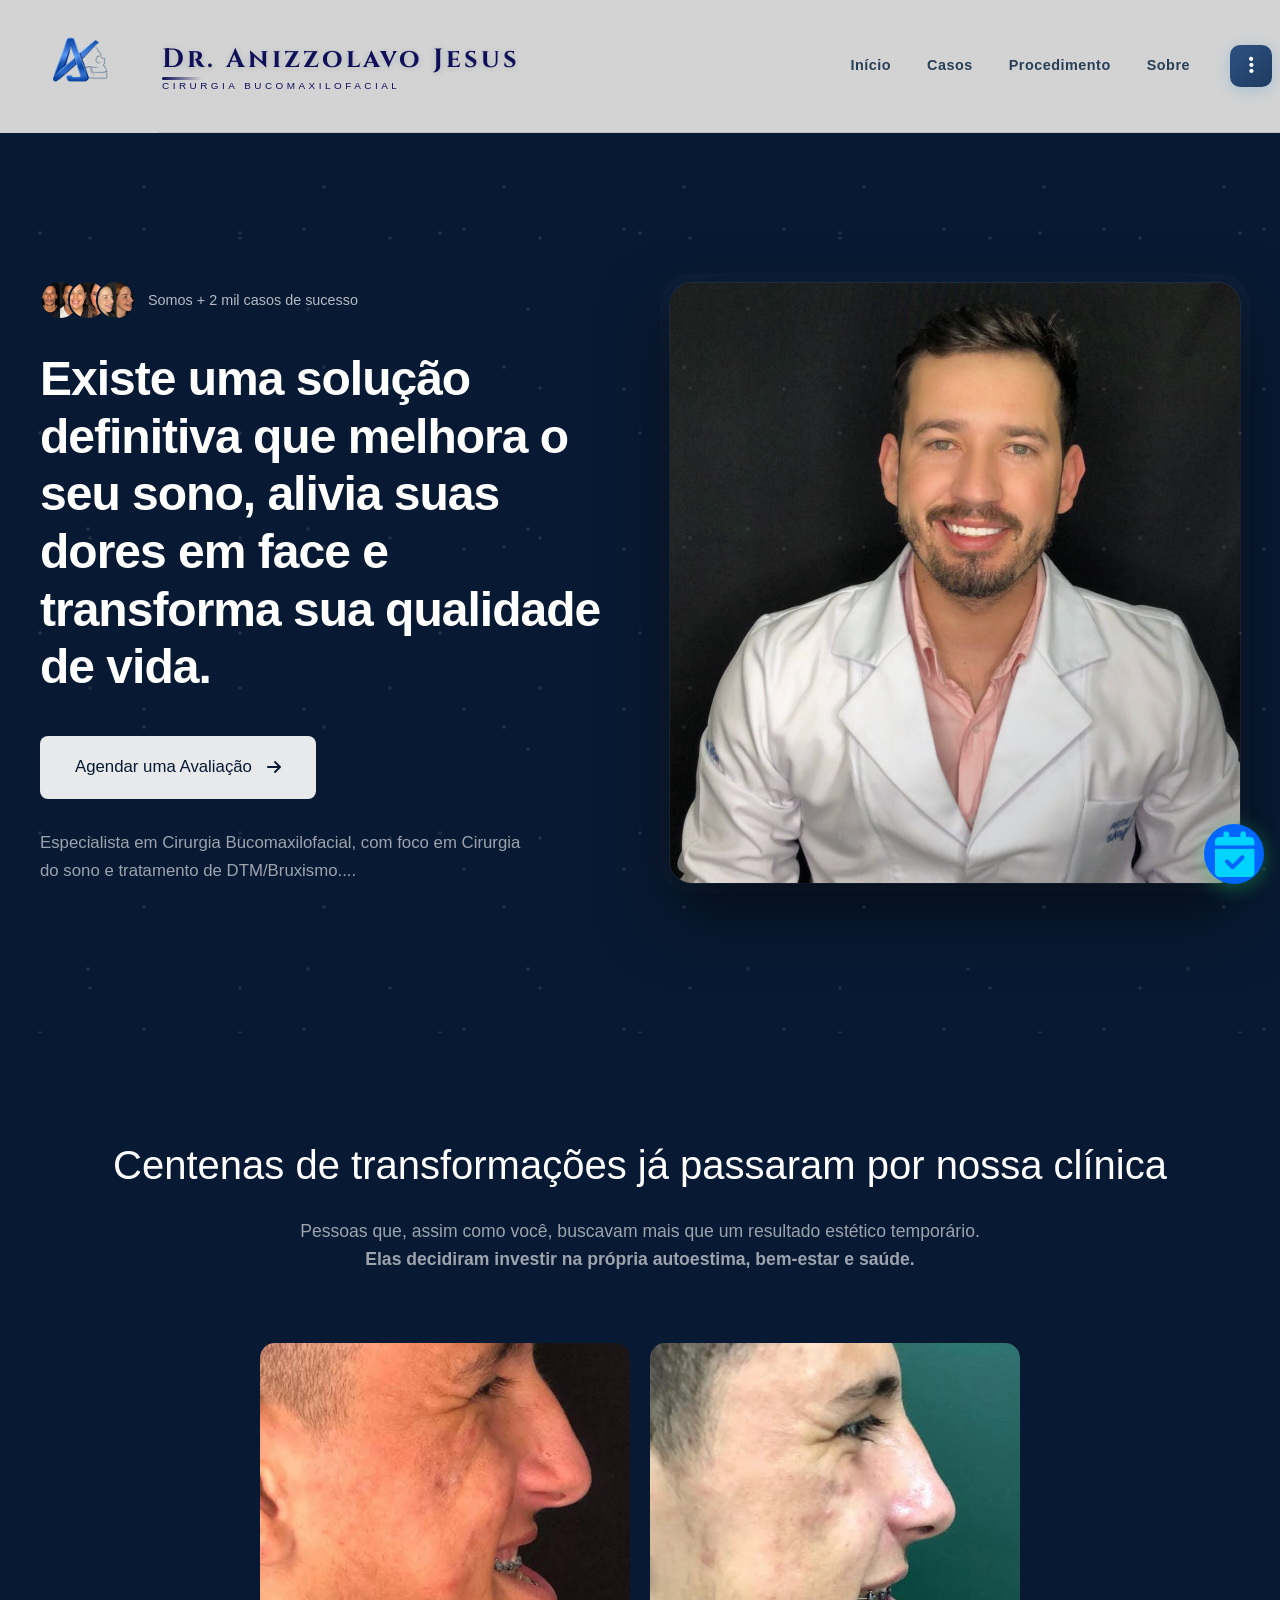
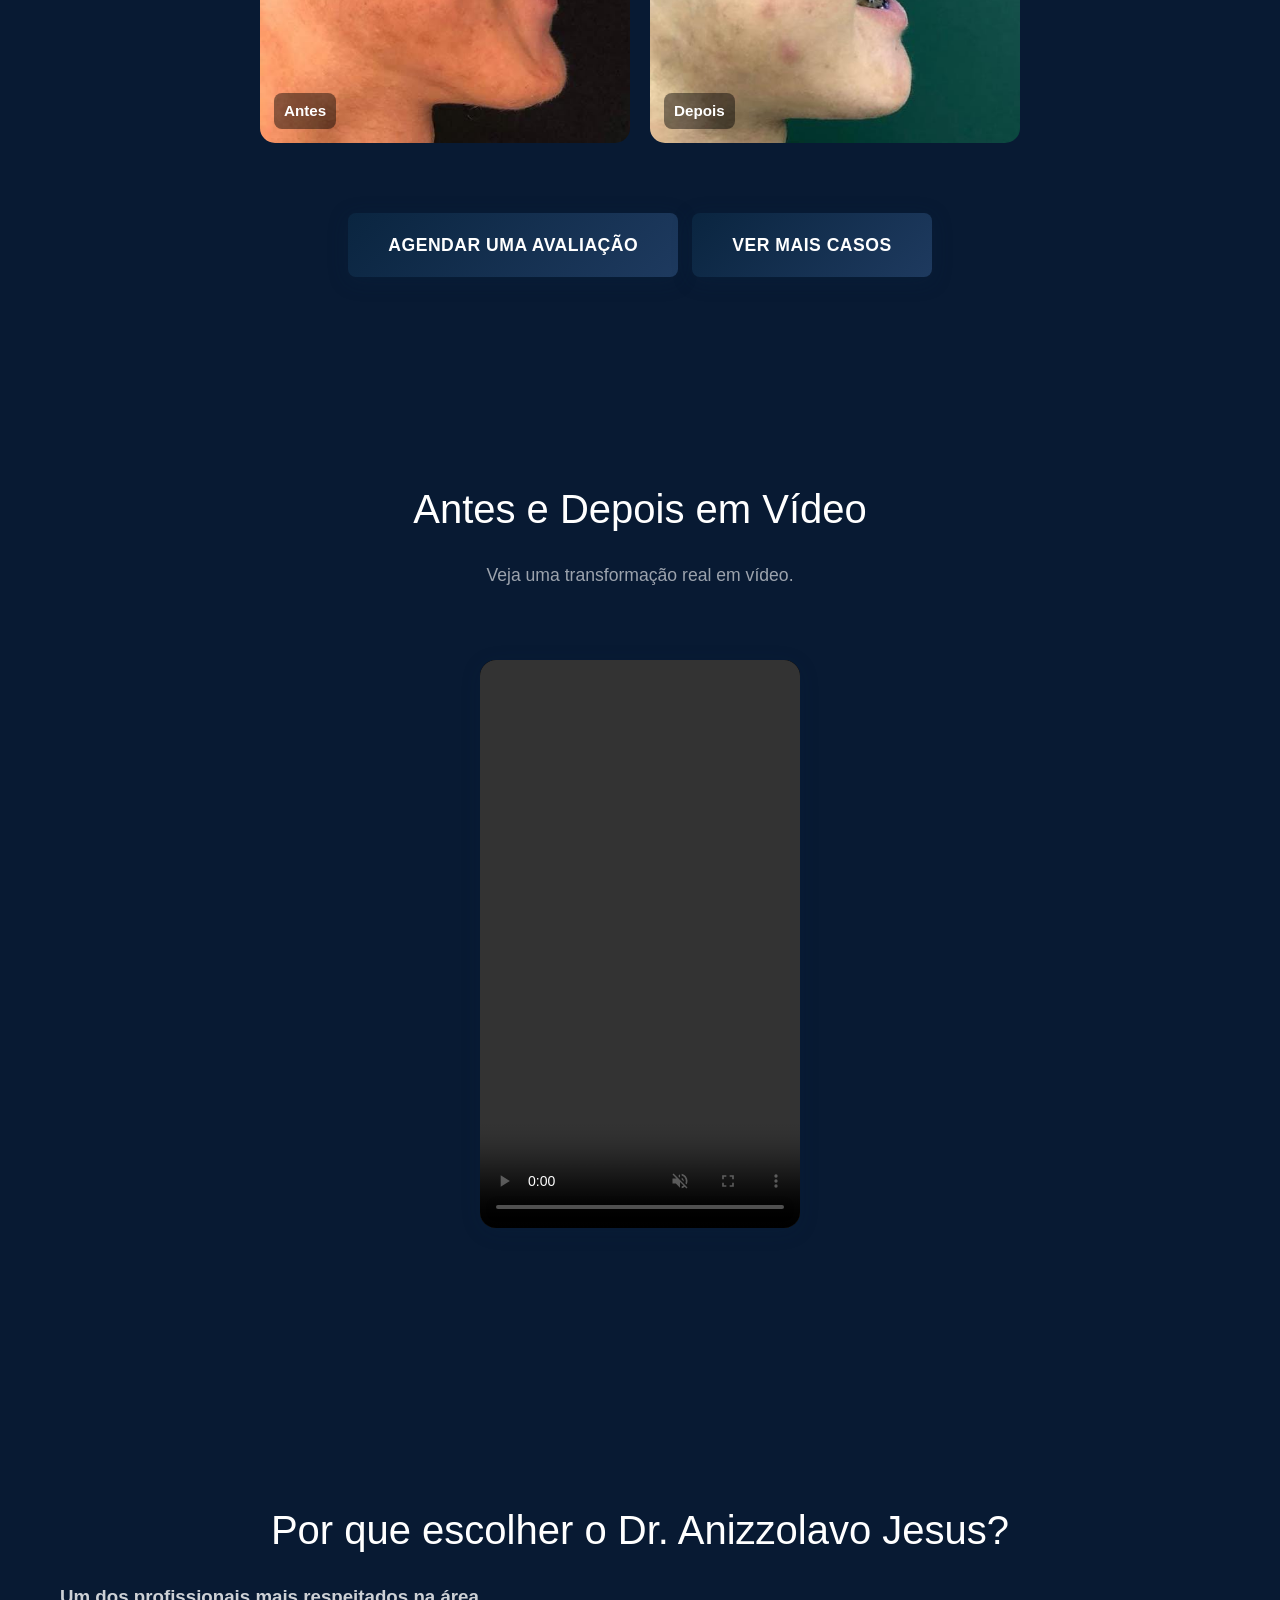
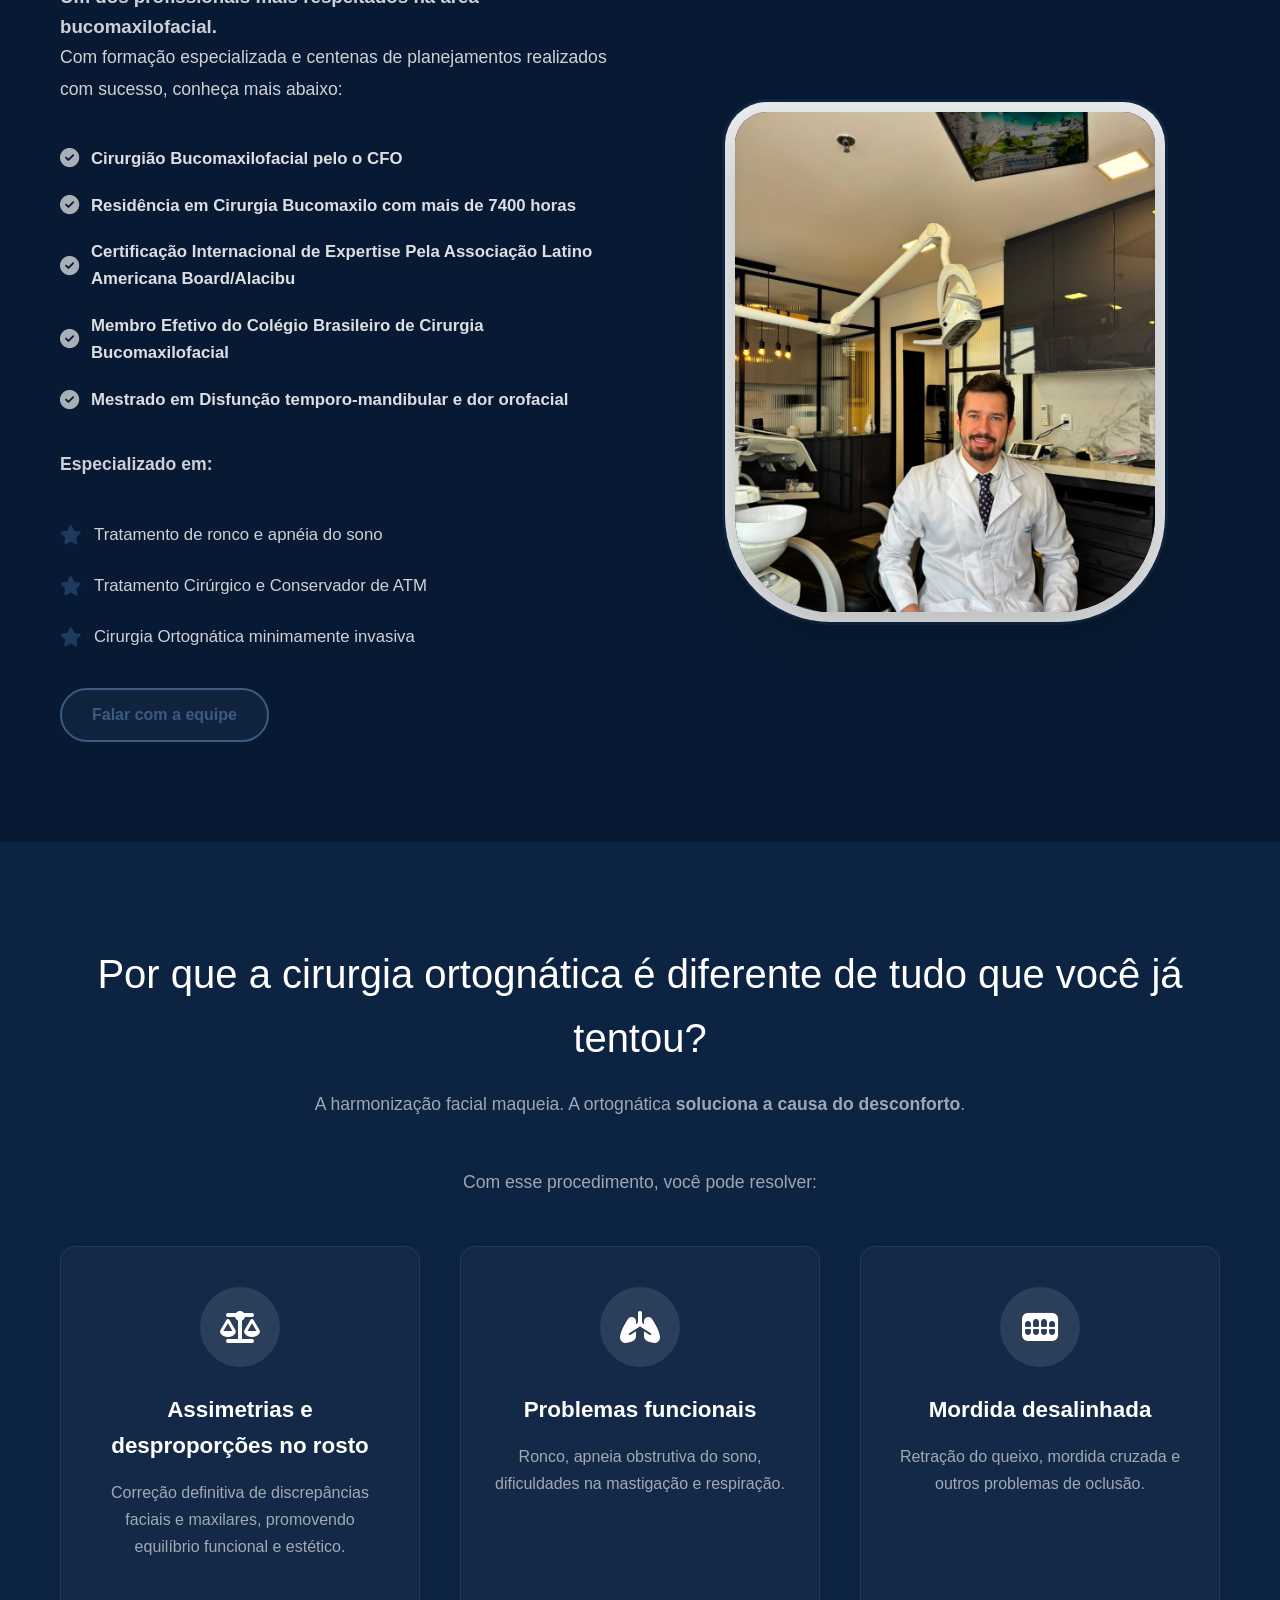
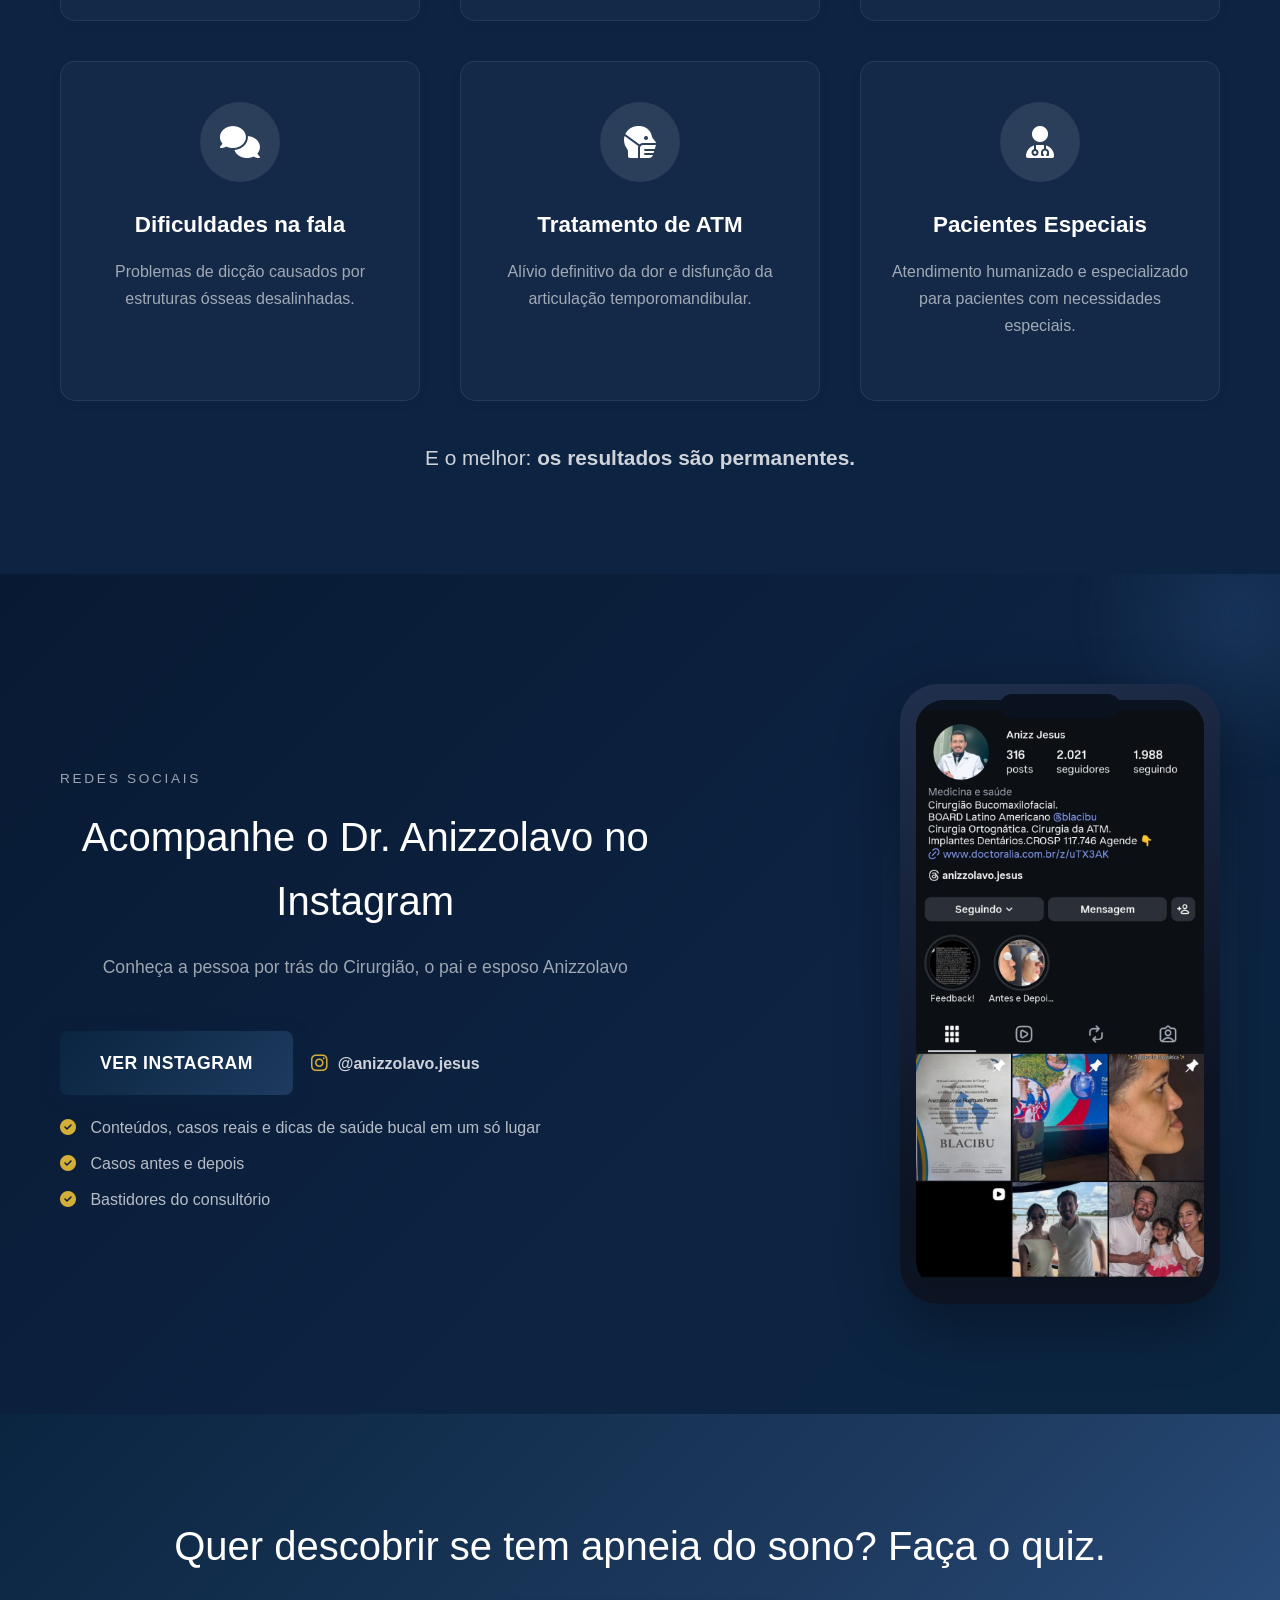
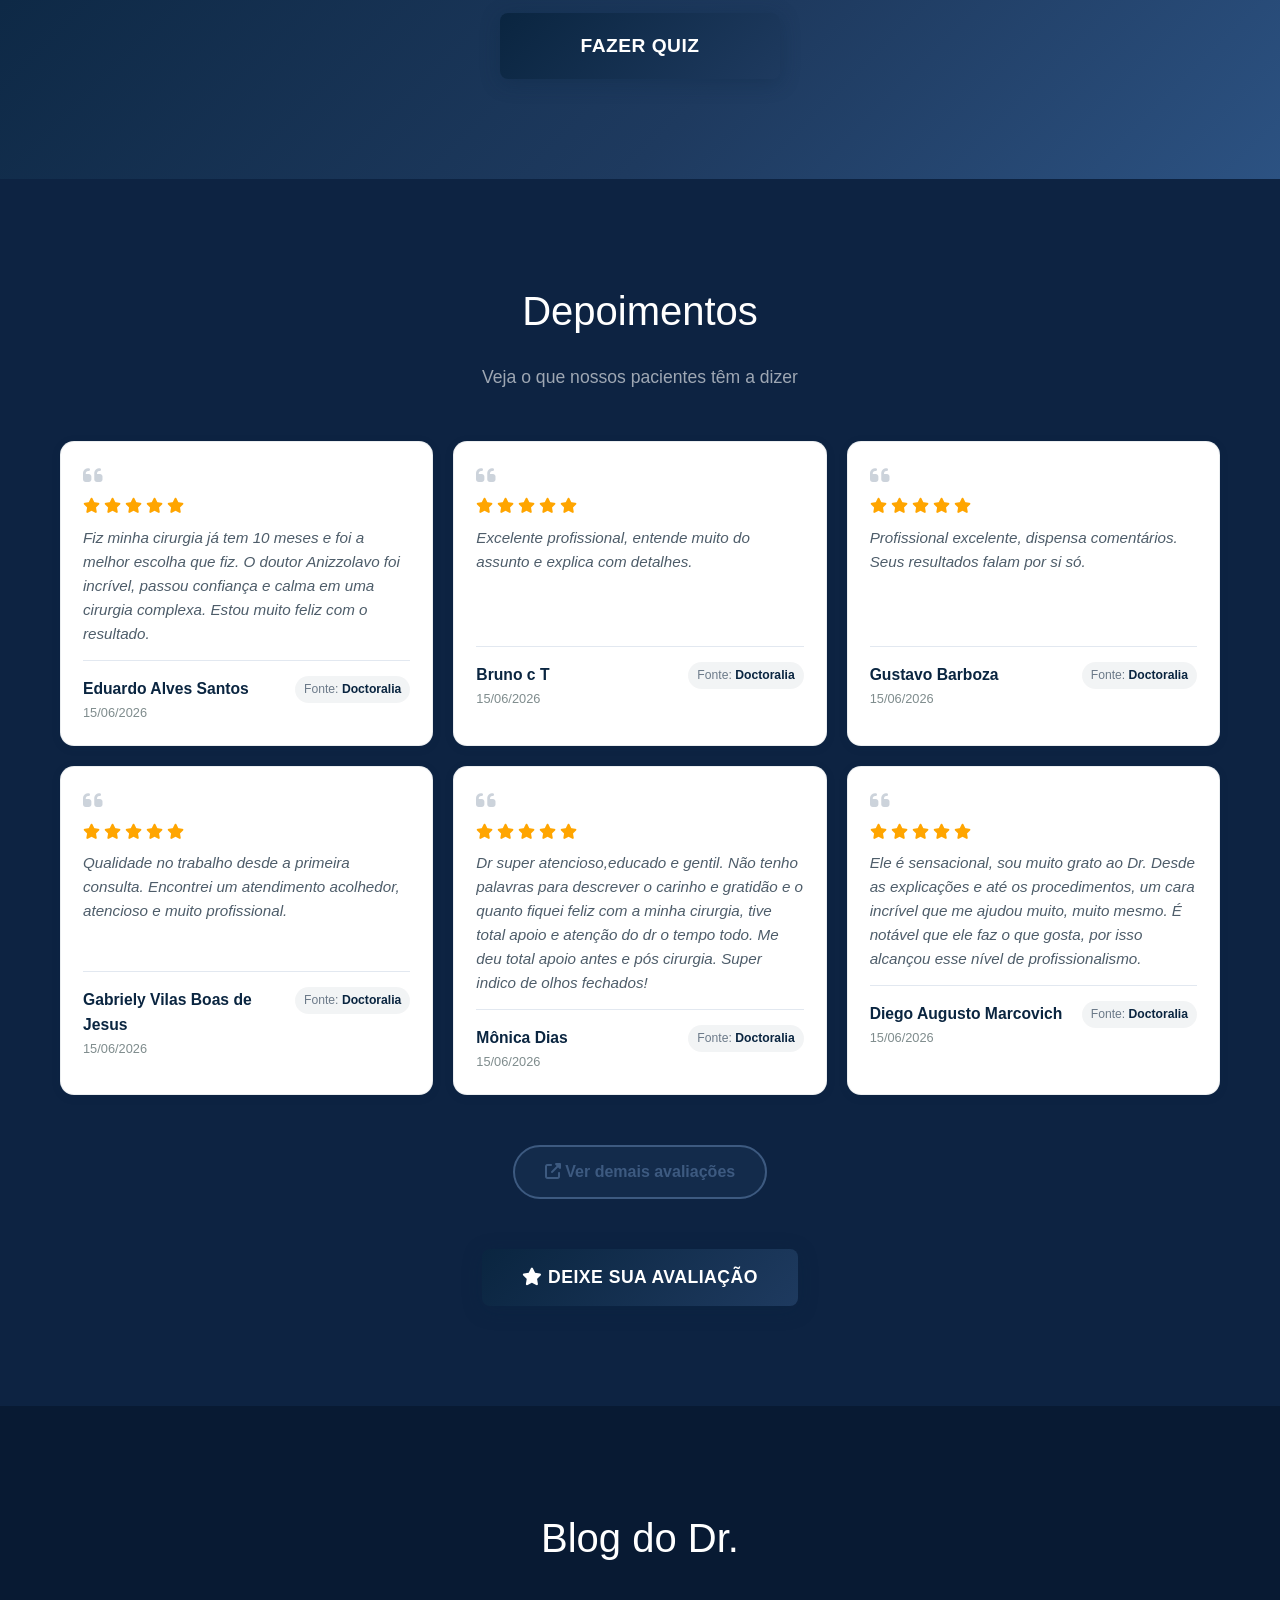
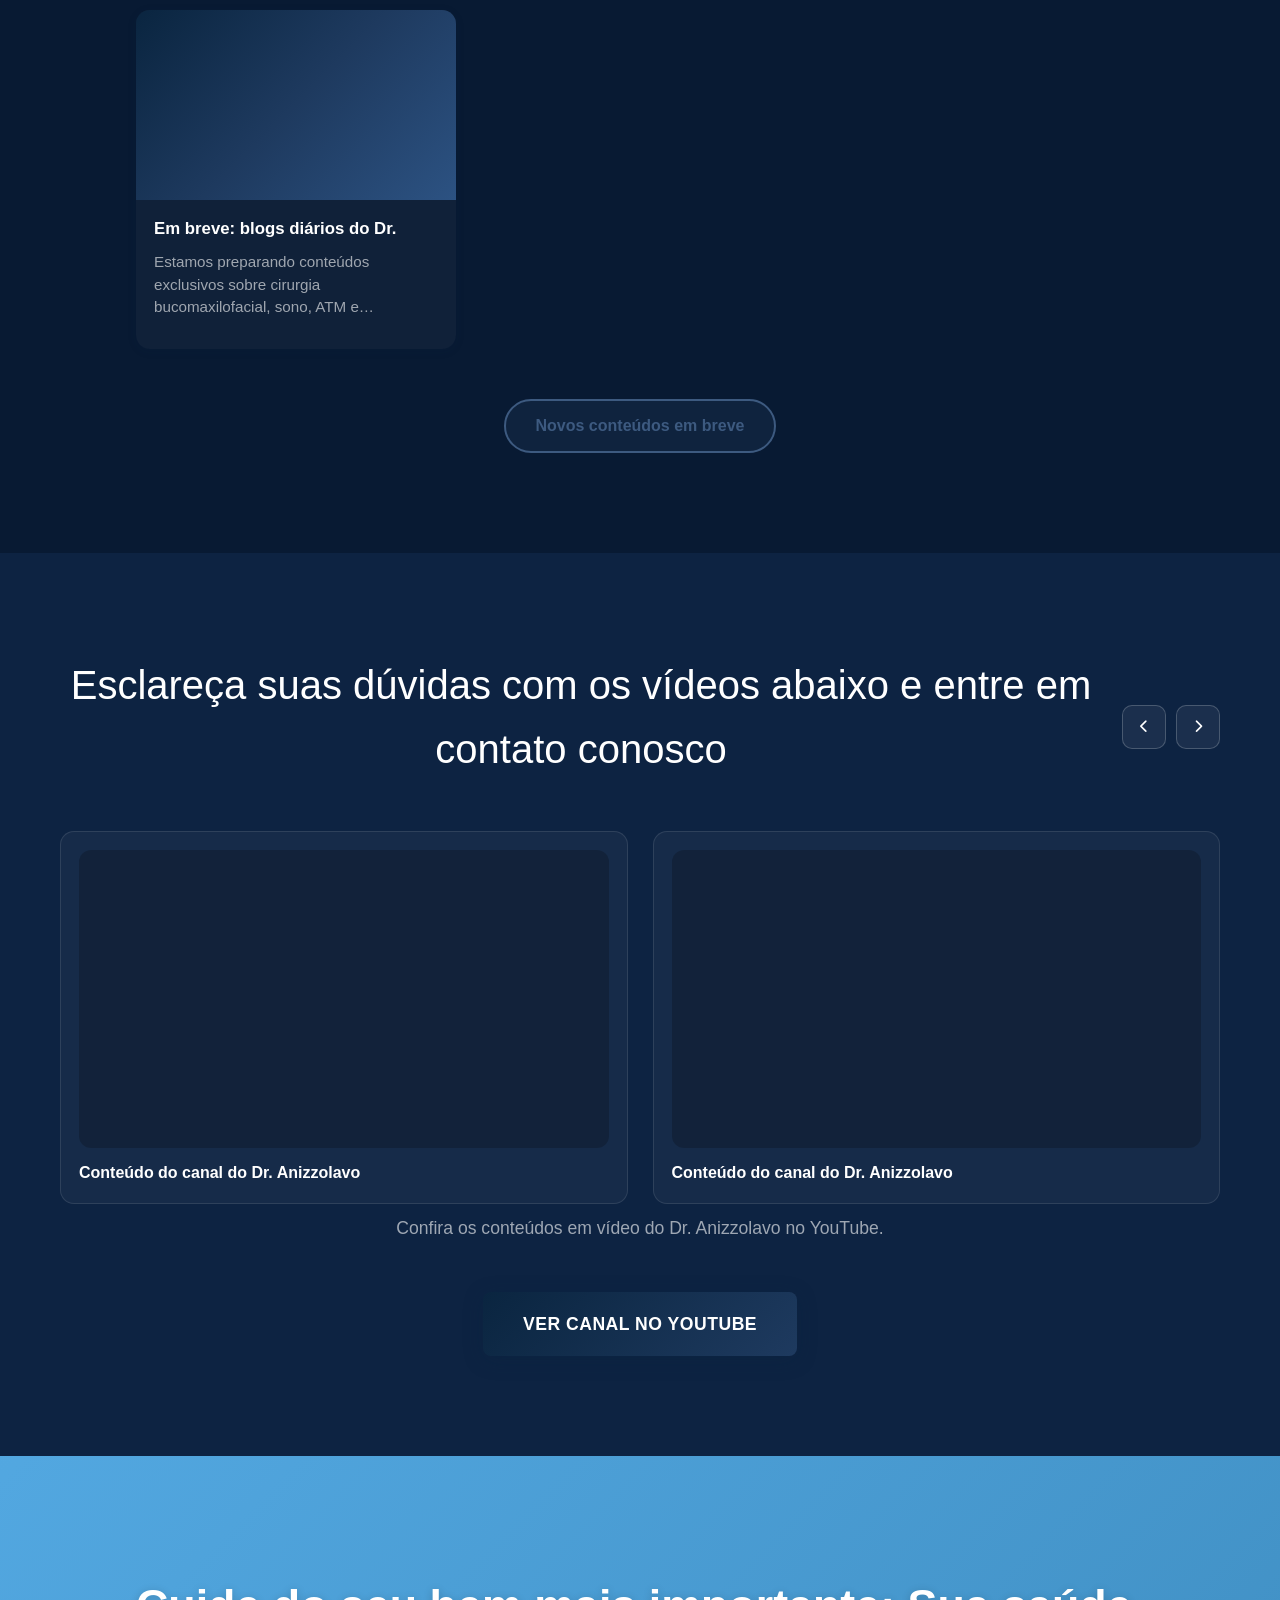
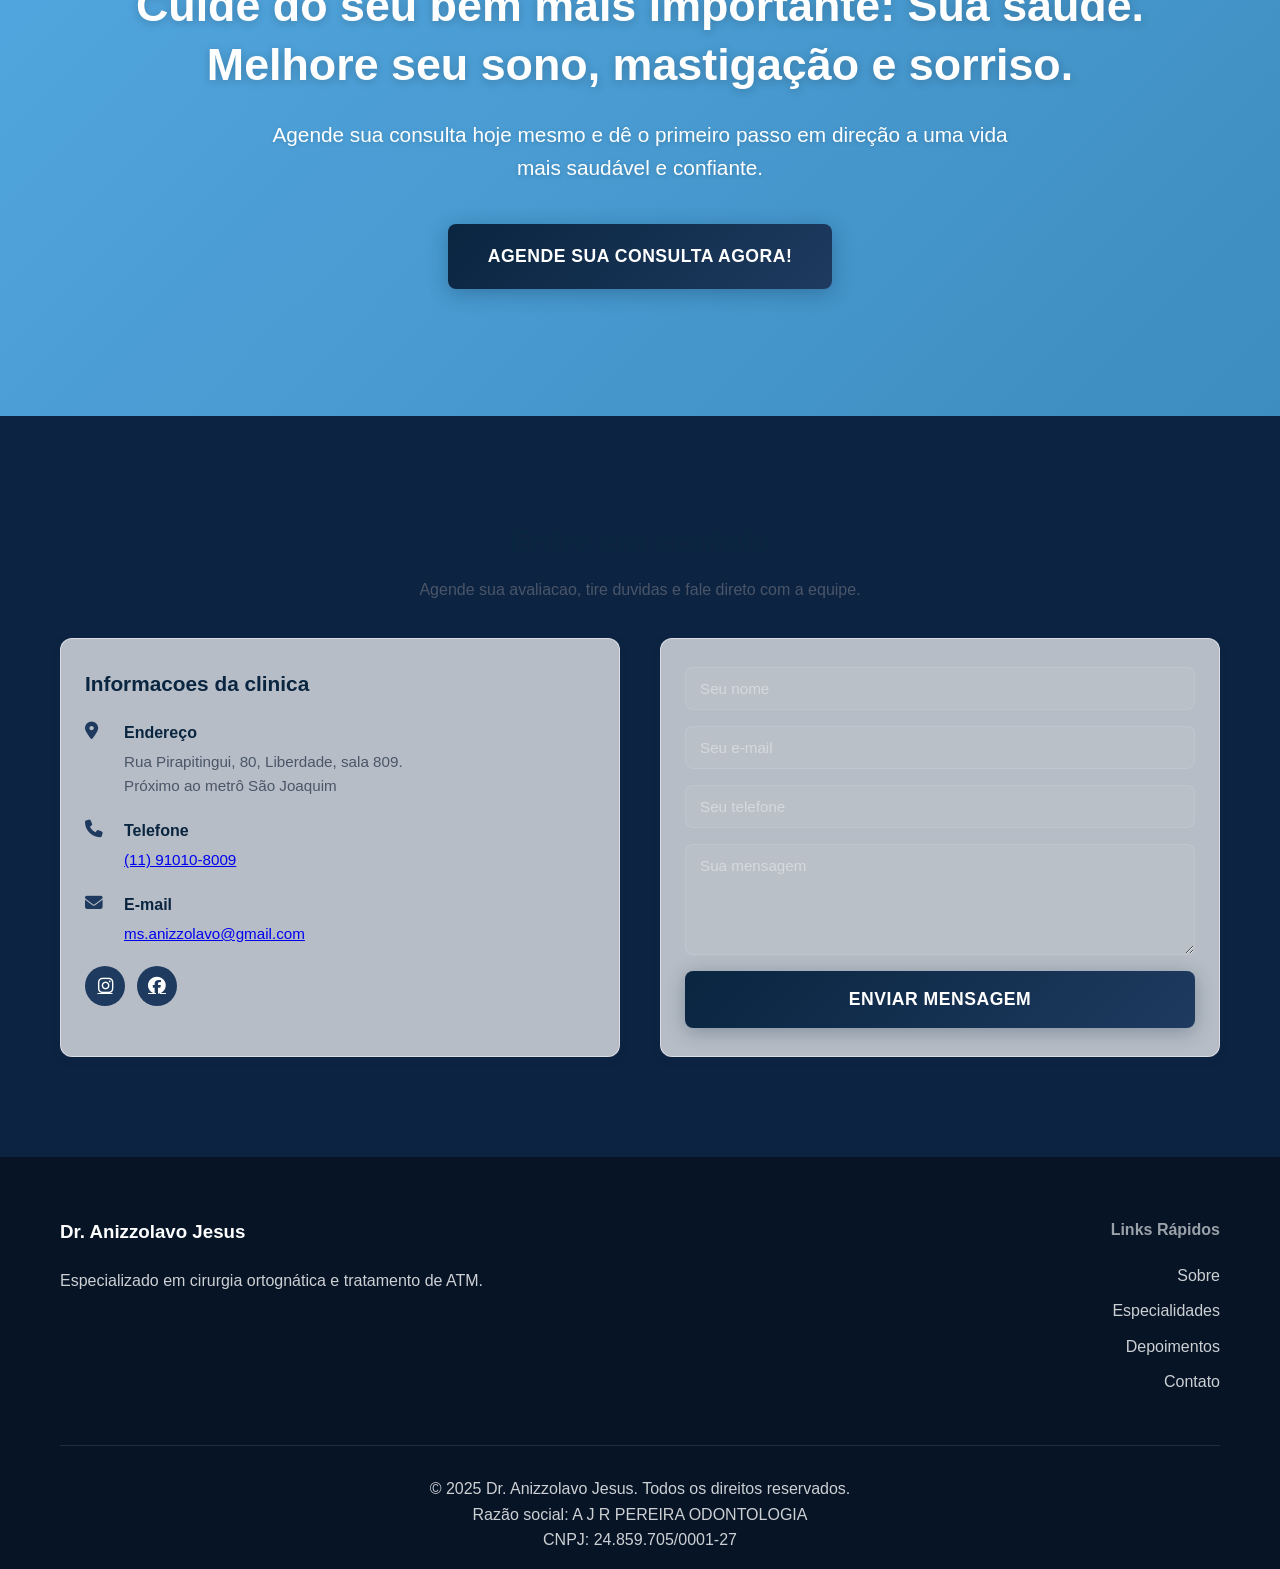
<file: index.html>
﻿ <!DOCTYPE html>
<html lang="pt-BR">
<head>
  <meta charset="UTF-8" />
  <meta name="viewport" content="width=device-width, initial-scale=1.0, maximum-scale=5.0, user-scalable=yes" />
  <meta name="theme-color" content="#0a2540" />
  <meta name="apple-mobile-web-app-capable" content="yes" />
  <meta name="apple-mobile-web-app-status-bar-style" content="black-translucent" />
  <meta name="format-detection" content="telephone=yes" />
  <meta name="facebook-domain-verification" content="hszc4x71150mv9dgst0ogldw0qhd5z" />
  <title>Dr. Anizzolavo Jesus - Cirurgia Ortognática e ATM</title>
  <link rel="icon" type="image/svg+xml" href="data:image/svg+xml,%3Csvg xmlns='http://www.w3.org/2000/svg' viewBox='0 0 64 64'%3E%3Ctext y='52' font-size='52'%3E%F0%9F%A6%B7%3C/text%3E%3C/svg%3E" />
  <link rel="stylesheet" href="css/components/utilities.css?v=20261001-1525" />
  <link rel="stylesheet" href="style.css?v=20261001-1805" />
  <link rel="stylesheet" href="css/admin-overrides.css?v=20261001-1525" />
  <link rel="stylesheet" href="modern-effects.css?v=20261001-1525" />
  <link rel="stylesheet" href="responsive-complete.css?v=20261001-1525" />
  <link rel="stylesheet" href="https://cdnjs.cloudflare.com/ajax/libs/font-awesome/6.4.0/css/all.min.css" />
  <link rel="preconnect" href="https://fonts.googleapis.com" />
  <link rel="preconnect" href="https://fonts.gstatic.com" crossorigin />
  <link href="https://fonts.googleapis.com/css2?family=Cinzel:wght@500;700&display=swap" rel="stylesheet" />
</head>
<body>
  <!-- Botão Agendamento - Calendário Flutuante -->
  <a href="https://www.doctoralia.com.br/anizzolavo-jesus/cirurgiao-buco-maxilo-facial/sao-paulo" 
     class="whatsapp-float agenda-float" target="_blank" title="Agendar Consulta">
    <i class="fas fa-calendar-check"></i>
  </a>

  <!-- Cabeçalho / Navbar -->
  <header class="header">
    <nav class="navbar container">
      <div class="logo">
        <img src="imagens/logo-bucoA.png" alt="Ícone da logo" class="logo-dr-icon" loading="eager" />
        <div class="logo-text-group">
          <h1>Dr. Anizzolavo Jesus</h1>
          <p class="logo-subtitle">CIRURGIA BUCOMAXILOFACIAL</p>
        </div>
      </div>
      <ul class="nav-links js-nav-links" id="nav-links">
        <li><a href="#inicio">Início</a></li>
        <li><a href="#casos">Casos</a></li>
        <li><a href="#procedimento">Procedimento</a></li>
        <li><a href="#sobre">Sobre</a></li>
        <li class="mobile-only"><a href="#" class="js-admin-menu-mobile" id="btnAdminMenuMobile"><i class="fas fa-user-lock"></i> Entrar no Admin</a></li>
      </ul>
      <div class="header-actions">
        <!-- Botão Menu 3 Pontos -->
        <button class="btn-admin-menu" id="btnAdminMenu" title="Menu">
          <i class="fas fa-ellipsis-v"></i>
        </button>
        
      </div>
    </nav>
  </header>

  <!-- Dropdown Menu Admin -->
  <div class="admin-dropdown" id="adminDropdown">
    <div class="admin-dropdown-item js-admin-login-trigger" id="btnLogin">
      <i class="fas fa-user-lock"></i>
      <span>Área do Admin</span>
    </div>
  </div>

  <!-- Seção Hero -->
  <section id="inicio" class="hero" data-scroll-section>
    <div class="hero-container container">
      <div class="hero-content-left">
        <!-- Badge de Cases de Sucesso -->
        <div class="success-badge">
          <div class="success-avatars">
            <img src="imagens/caso6.jpg" alt="Caso 6">
            <img src="imagens/caso7.jpg" alt="Caso 7">
            <img src="imagens/caso8.jpg" alt="Caso 8">
          </div>
          <span>Somos + 2 mil casos de sucesso</span>
        </div>
        
        <!-- Título Principal -->
        <h1 class="hero-title-main">
          Existe uma solução definitiva que melhora o seu sono, alivia suas dores em face e transforma sua qualidade de vida.
        </h1>
        
        <!-- Botão CTA -->
        <a href="https://api.whatsapp.com/send?phone=5511910108009&text=Olá,%20gostaria%20de%20agendar%20uma%20avaliação" 
           class="btn-cta" target="_blank">
          <span>Agendar uma Avaliação</span>
          <i class="fas fa-arrow-right"></i>
        </a>
        
        <!-- Texto Secundário -->
        <p class="hero-description">
          Especialista em Cirurgia Bucomaxilofacial, com foco em Cirurgia do sono e tratamento de DTM/Bruxismo....
        </p>
      </div>
      
      <!-- Foto do Profissional -->
      <div class="hero-image-right">
        <img src="imagens/dr.jpg" alt="Dr. Anizzolavo" class="hero-photo">
      </div>
    </div>
  </section>

  <!-- Casos (Antes e Depois) -->
  <section id="casos" class="antes-depois">
    <div class="container">
      <h2 class="section-title">Centenas de transformações já passaram por nossa clínica</h2>
      <p class="section-subtitle">Pessoas que, assim como você, buscavam mais que um resultado estético temporário.<br>
      <strong>Elas decidiram investir na própria autoestima, bem-estar e saúde.</strong></p>
      
      <div class="antes-depois-slider">
        <div class="slider-item">
          <div class="comparison-image">
            <div class="image-before">
              <img src="imagens/caso4antes.jpeg" alt="Antes do caso 4" loading="lazy">
              <span>Antes</span>
            </div>
            <div class="image-after">
              <img src="imagens/caso4depois.jpeg" alt="Depois do caso 4" loading="lazy">
              <span>Depois</span>
            </div>
          </div>
        </div>
      </div>
      
      <div class="casos-actions">
        <a href="https://api.whatsapp.com/send?phone=5511910108009&text=Olá,%20estou%20no%20site%20e%20gostaria%20de%20agendar%20uma%20consulta" 
           class="btn-primary" target="_blank">
          Agendar uma Avaliação
        </a>
        <a href="casos.html" class="btn-primary">
          Ver mais casos
        </a>
      </div>
    </div>
  </section>

  <section id="casos-video" class="antes-depois antes-depois-video">
    <div class="container">
      <h2 class="section-title">Antes e Depois em Vídeo</h2>
      <p class="section-subtitle">Veja uma transformação real em vídeo.</p>

      <div class="antes-depois-slider">
        <div class="slider-item">
          <div class="before-after-video-card">
            <video controls autoplay muted loop playsinline preload="auto" class="before-after-video js-before-after-video" id="beforeAfterVideoMain">
              <source src="imagens/WhatsApp%20Video%202026-03-11%20at%2017.58.18.mp4#t=0.1" type="video/mp4">
              Seu navegador não suporta reprodução de vídeo.
            </video>
          </div>
        </div>
      </div>
    </div>
  </section>

  <!-- Sobre o Profissional -->
  <section id="sobre" class="sobre" data-aos="fade-up">
    <div class="container">
      <h2 class="section-title">Por que escolher o Dr. Anizzolavo Jesus?</h2>
      <div class="sobre-content">
        <div class="sobre-text" data-aos="fade-right">
          <h3>Um dos profissionais mais respeitados na área bucomaxilofacial.</h3>
          <p>Com formação especializada e centenas de planejamentos realizados com sucesso, conheça mais abaixo:</p>
          
          <ul class="features-list credentials-list">
            <li><i class="fas fa-check-circle"></i> <strong>Cirurgião Bucomaxilofacial pelo o CFO</strong></li>
            <li><i class="fas fa-check-circle"></i> <strong>Residência em Cirurgia Bucomaxilo com mais de 7400 horas</strong></li>
            <li><i class="fas fa-check-circle"></i> <strong>Certificação Internacional de Expertise Pela Associação Latino Americana Board/Alacibu</strong></li>
            <li><i class="fas fa-check-circle"></i> <strong>Membro Efetivo do Colégio Brasileiro de Cirurgia Bucomaxilofacial</strong></li>
            <li><i class="fas fa-check-circle"></i> <strong>Mestrado em Disfunção temporo-mandibular e dor orofacial</strong></li>
          </ul>
          
          <p><strong>Especializado em:</strong></p>
          <ul class="features-list">
            <li><i class="fas fa-star"></i> Tratamento de ronco e apnéia do sono</li>
            <li><i class="fas fa-star"></i> Tratamento Cirúrgico e Conservador de ATM</li>
            <li><i class="fas fa-star"></i> Cirurgia Ortognática minimamente invasiva</li>
          </ul>
          
           <a href="https://api.whatsapp.com/send?phone=5511910108009&text=Olá,%20quero%20conhecer%20mais%20sobre%20os%20tratamentos" 
             class="btn-secondary" target="_blank">Falar com a equipe</a>
        </div>
        <div class="sobre-image" data-aos="fade-left">
          <img src="imagens/buco-foto.jpeg" alt="Dr. Anizzolavo Jesus">
        </div>
      </div>
    </div>
  </section>

  <!-- Procedimento -->
  <section id="procedimento" class="especialidades" data-aos="fade-up">
    <div class="container">
      <h2 class="section-title">Por que a cirurgia ortognática é diferente de tudo que você já tentou?</h2>
      <p class="section-subtitle">A harmonização facial maqueia. A ortognática <strong>soluciona a causa do desconforto</strong>.</p>
      <p class="section-subtitle">Com esse procedimento, você pode resolver:</p>
      
      <div class="especialidades-grid">
        <div class="especialidade-card" data-aos="fade-up">
          <div class="card-icon">
            <i class="fas fa-balance-scale"></i>
          </div>
          <h3>Assimetrias e desproporções no rosto</h3>
          <p>Correção definitiva de discrepâncias faciais e maxilares, promovendo equilíbrio funcional e estético.</p>
        </div>
        
        <div class="especialidade-card" data-aos="fade-up">
          <div class="card-icon">
            <i class="fas fa-lungs"></i>
          </div>
          <h3>Problemas funcionais</h3>
          <p>Ronco, apneia obstrutiva do sono, dificuldades na mastigação e respiração.</p>
        </div>
        
        <div class="especialidade-card" data-aos="fade-up">
          <div class="card-icon">
            <i class="fas fa-teeth"></i>
          </div>
          <h3>Mordida desalinhada</h3>
          <p>Retração do queixo, mordida cruzada e outros problemas de oclusão.</p>
        </div>
        
        <div class="especialidade-card" data-aos="fade-up">
          <div class="card-icon">
            <i class="fas fa-comments"></i>
          </div>
          <h3>Dificuldades na fala</h3>
          <p>Problemas de dicção causados por estruturas ósseas desalinhadas.</p>
        </div>
        
        <div class="especialidade-card" data-aos="fade-up">
          <div class="card-icon">
            <i class="fas fa-head-side-mask"></i>
          </div>
          <h3>Tratamento de ATM</h3>
          <p>Alívio definitivo da dor e disfunção da articulação temporomandibular.</p>
        </div>
        
        <div class="especialidade-card" data-aos="fade-up">
          <div class="card-icon">
            <i class="fas fa-user-md"></i>
          </div>
          <h3>Pacientes Especiais</h3>
          <p>Atendimento humanizado e especializado para pacientes com necessidades especiais.</p>
        </div>
      </div>
      
      <p class="section-highlight" data-aos="fade-up">E o melhor: <strong>os resultados são permanentes.</strong></p>
    </div>
  </section>

  <!-- Redes Sociais -->
  <section id="redes" class="social-section">
    <div class="container">
      <div class="social-grid">
        <div class="social-content">
          <span class="social-eyebrow">Redes sociais</span>
          <h2 class="section-title">Acompanhe o Dr. Anizzolavo no Instagram</h2>
          <p class="section-subtitle"> Conheça a pessoa por trás do Cirurgião, o pai e esposo Anizzolavo</p>

          <div class="social-actions">
            <a href="https://www.instagram.com/anizzolavo.jesus?igsh=MXJiaTZ3NTVyZWU5MQ==" class="btn-primary" target="_blank" rel="noopener">Ver Instagram</a>
            <div class="social-handle">
              <i class="fab fa-instagram"></i>
              <span>@anizzolavo.jesus</span>
            </div>
          </div>

          <ul class="social-highlights">
            <li><i class="fas fa-check-circle"></i> Conteúdos, casos reais e dicas de saúde bucal em um só lugar</li>
            <li><i class="fas fa-check-circle"></i> Casos antes e depois</li>
            <li><i class="fas fa-check-circle"></i> Bastidores do consultório</li>
          </ul>
        </div>

        <div class="phone-mockup" aria-hidden="true">
          <div class="phone-notch"></div>
          <div class="phone-screen phone-screen-full">
            <img src="imagens/perfil-insta.jpeg" alt="Prévia do Instagram no celular" class="phone-screen-image" loading="lazy">
          </div>
        </div>
      </div>
    </div>
  </section>

  <section id="quiz-apneia" class="quiz-apneia">
    <div class="container">
      <div class="quiz-apneia-header">
        <h2 class="section-title">Quer descobrir se tem apneia do sono? Faça o quiz.</h2>
      </div>

      <div id="apneaQuizIntro" class="quiz-intro js-apnea-quiz-intro">
        <button type="button" id="apneaQuizStart" class="btn-primary quiz-start-btn js-apnea-quiz-start">Fazer quiz</button>
      </div>

      <div id="apneaQuizStep" class="quiz-step-card is-hidden js-apnea-quiz-step">
        <div class="quiz-progress js-apnea-quiz-progress" id="apneaQuizProgress">Pergunta 1 de 10</div>
        <h3 class="js-apnea-question-text" id="apneaQuestionText"></h3>
        <div class="quiz-options js-apnea-options" id="apneaOptions"></div>
        <p id="apneaQuizError" class="quiz-error is-hidden js-apnea-quiz-error">Selecione uma resposta para continuar.</p>

        <div class="quiz-nav">
          <button type="button" id="apneaPrevBtn" class="btn-secondary js-apnea-prev-btn">Voltar</button>
        </div>
      </div>

      <div id="apneaQuizResult" class="quiz-result is-hidden js-apnea-quiz-result">
        <h3>Seu resultado estimado: <span id="apneaScore" class="js-apnea-score">0%</span></h3>
        <p id="apneaRiskText" class="js-apnea-risk-text"></p>
        <div class="quiz-result-actions">
          <a id="apneaWhatsappBtn" class="btn-primary js-apnea-whatsapp-btn" target="_blank" rel="noopener">Fazer avaliação</a>
          <button type="button" id="apneaRetryBtn" class="btn-primary js-apnea-retry-btn">Fazer novamente</button>
        </div>
      </div>
    </div>
  </section>

  <!-- Depoimentos -->
  <section id="depoimentos" class="depoimentos">
    <div class="container">
      <h2 class="section-title">Depoimentos</h2>
      <p class="section-subtitle">Veja o que nossos pacientes têm a dizer</p>
      
      <!-- Lista de Depoimentos Aprovados -->
      <div class="depoimentos-grid" id="depoimentosAprovados">
        <!-- Depoimentos serão carregados aqui via JavaScript -->
      </div>

      <div class="avaliar-cta">
        <a class="btn-secondary" href="avaliacoes-doctoralia.html">
          <i class="fas fa-external-link-alt"></i> Ver demais avaliações
        </a>
      </div>
      
      <!-- Botão para deixar avaliação -->
      <div class="avaliar-cta">
        <button class="btn-primary" id="btnDeixarAvaliacao">
          <i class="fas fa-star"></i> Deixe sua Avaliação
        </button>
      </div>
    </div>
  </section>

  <!-- Modal Formulário de Avaliação -->
  <div class="modal-overlay" id="modalAvaliacao">
    <div class="modal-container modal-avaliacao">
      <button class="modal-close" data-close-modal="modalAvaliacao" type="button">
        <i class="fas fa-times"></i>
      </button>
      
      <div class="modal-header">
        <i class="fas fa-star"></i>
        <h2>Deixe sua Avaliação</h2>
        <p>Sua opinião é muito importante para nós!</p>
      </div>
      
      <form id="formAvaliacao" class="modal-form">
        <div class="form-group">
          <label>
            <i class="fas fa-star"></i> Sua Avaliação *
          </label>
          <div class="rating-stars" id="ratingStars">
            <i class="far fa-star" data-rating="1"></i>
            <i class="far fa-star" data-rating="2"></i>
            <i class="far fa-star" data-rating="3"></i>
            <i class="far fa-star" data-rating="4"></i>
            <i class="far fa-star" data-rating="5"></i>
          </div>
          <input type="hidden" id="avaliacaoRating" required>
          <small class="rating-text">Clique nas estrelas para avaliar</small>
        </div>
        
        <div class="form-group">
          <label for="avaliacaoNome">
            <i class="fas fa-user"></i> Seu Nome *
          </label>
          <input type="text" id="avaliacaoNome" required placeholder="Digite seu nome completo">
        </div>
        
        <div class="form-group">
          <label for="avaliacaoEmail">
            <i class="fas fa-envelope"></i> Seu E-mail
          </label>
          <input type="email" id="avaliacaoEmail" placeholder="seuemail@exemplo.com">
        </div>
        
        <div class="form-group">
          <label for="avaliacaoComentario">
            <i class="fas fa-comment"></i> Seu Comentário *
          </label>
          <textarea id="avaliacaoComentario" required placeholder="Conte-nos sobre sua experiência..." rows="5"></textarea>
        </div>
        
        <div class="form-group">
          <label>
            <input type="checkbox" id="avaliacaoAutorizar" required>
            Autorizo a publicação desta avaliação no site
          </label>
        </div>
        
        <button type="submit" class="btn-modal-primary">
          <i class="fas fa-paper-plane"></i> Enviar Avaliação
        </button>
        
        <p class="form-note">
          <i class="fas fa-info-circle"></i> Sua avaliação será analisada antes de ser publicada.
        </p>
      </form>
    </div>
  </div>
            <div class="depoimento-author">
            
              <div class="stars">
                
              </div>
            </div>
          </div>
        </div>
      </div>
    </div>
  </section>

  <!-- Blog -->
  <section id="blog" class="blog">
    <div class="container">
      <h2 class="section-title">Blog do Dr.</h2>
      
      <div class="blog-grid">
        <article class="blog-card">
          <div class="blog-image"></div>
          <div class="blog-content">
            <h3>Em breve: blogs diários do Dr.</h3>
            <p>Estamos preparando conteúdos exclusivos sobre cirurgia bucomaxilofacial, sono, ATM e recuperação dos pacientes.</p>
          </div>
        </article>
      </div>
      
      <div class="blog-cta">
        <a href="#blog" class="btn-secondary">Novos conteúdos em breve</a>
      </div>
    </div>
  </section>

  <section class="video-carousel">
    <div class="container">
      <div class="carousel-header">
        <h2 class="section-title">Esclareça suas dúvidas com os vídeos abaixo e entre em contato conosco</h2>
        <div class="carousel-controls">
          <button type="button" class="carousel-btn js-video-prev" id="videoPrev" aria-label="Vídeo anterior">
            <i class="fas fa-chevron-left"></i>
          </button>
          <button type="button" class="carousel-btn js-video-next" id="videoNext" aria-label="Próximo vídeo">
            <i class="fas fa-chevron-right"></i>
          </button>
        </div>
      </div>

      <div class="carousel-track js-video-carousel" id="videoCarousel">
        <div class="video-card">
          <div class="video-frame">
            <iframe src="https://www.youtube.com/embed/EQqOWVJ1Wi8" title="Vídeo do Dr. Anizzolavo" allow="accelerometer; autoplay; clipboard-write; encrypted-media; gyroscope; picture-in-picture" allowfullscreen></iframe>
          </div>
          <h3>Conteúdo do canal do Dr. Anizzolavo</h3>
        </div>
        <div class="video-card">
          <div class="video-frame">
            <iframe src="https://www.youtube.com/embed/5hHUZJgpu7c" title="Vídeo do Dr. Anizzolavo 2" allow="accelerometer; autoplay; clipboard-write; encrypted-media; gyroscope; picture-in-picture" allowfullscreen></iframe>
          </div>
          <h3>Conteúdo do canal do Dr. Anizzolavo</h3>
        </div>
      </div>

      <p class="section-subtitle">Confira os conteúdos em vídeo do Dr. Anizzolavo no YouTube.</p>
      <div class="casos-actions">
        <a href="https://www.youtube.com/@anizzolavojesusrodriguespe9303" class="btn-primary" target="_blank" rel="noopener">Ver canal no YouTube</a>
      </div>
    </div>
  </section>

  <!-- CTA Final -->
  <section class="cta-final">
    <div class="cta-overlay"></div>
    <div class="container">
      <h2>Cuide do seu bem mais importante: Sua saúde. Melhore seu sono, mastigação e sorriso.</h2>
      <p>Agende sua consulta hoje mesmo e dê o primeiro passo em direção a uma vida mais saudável e confiante.</p>
      <a href="https://api.whatsapp.com/send?phone=5511910108009&text=Olá,%20estou%20no%20site%20e%20gostaria%20de%20agendar%20uma%20consulta" 
         class="btn-primary" target="_blank">
        Agende sua consulta agora!
      </a>
    </div>
  </section>

  <!-- Contato -->
  <section id="contato" class="contato">
    <div class="container">
      <div class="contato-header">
        <h2>Entre em contato</h2>
        <p>Agende sua avaliacao, tire duvidas e fale direto com a equipe.</p>
      </div>

      <div class="contato-grid">
        <div class="contato-info">
          <h3>Informacoes da clinica</h3>
          
          <div class="info-item">
            <i class="fas fa-map-marker-alt"></i>
            <div>
              <h4>Endereço</h4>
                <p>Rua Pirapitingui, 80, Liberdade, sala 809.<br>Próximo ao metrô São Joaquim</p>
            </div>
          </div>
          
          <div class="info-item">
            <i class="fas fa-phone"></i>
            <div>
              <h4>Telefone</h4>
              <p><a href="tel:+5511910108009">(11) 91010-8009</a></p>
            </div>
          </div>
          
          <div class="info-item">
            <i class="fas fa-envelope"></i>
            <div>
              <h4>E-mail</h4>
              <p><a href="mailto:ms.anizzolavo@gmail.com">ms.anizzolavo@gmail.com</a></p>
            </div>
          </div>
          
          <div class="social-links">
            <a href="https://www.instagram.com/anizzolavo.jesus?igsh=MXJiaTZ3NTVyZWU5MQ==" target="_blank" rel="noopener"><i class="fab fa-instagram"></i></a>
            <a href="#" target="_blank"><i class="fab fa-facebook"></i></a>
          </div>
        </div>
        
        <div class="contato-form">
          <form id="formContato" class="js-contact-form">
            <input type="text" name="nome" placeholder="Seu nome" required />
            <input type="email" name="email" placeholder="Seu e-mail" required />
            <input type="tel" name="telefone" placeholder="Seu telefone" required />
            <textarea name="mensagem" rows="5" placeholder="Sua mensagem"></textarea>
            <button type="submit" class="btn-primary">Enviar mensagem</button>
          </form>
        </div>
      </div>
    </div>
  </section>

  <!-- Rodapé -->
  <footer class="footer">
    <div class="container">
      <div class="footer-content">
        <div class="footer-col">
          <h3>Dr. Anizzolavo Jesus</h3>
          <p>Especializado em cirurgia ortognática e tratamento de ATM.</p>
        </div>
        
        <div class="footer-col">
          <h4>Links Rápidos</h4>
          <ul>
            <li><a href="#sobre">Sobre</a></li>
            <li><a href="#especialidades">Especialidades</a></li>
            <li><a href="#depoimentos">Depoimentos</a></li>
            <li><a href="#contato">Contato</a></li>
          </ul>
        </div>
      </div>
      
      <div class="footer-bottom">
        <p>&copy; 2025 Dr. Anizzolavo Jesus. Todos os direitos reservados.</p>
        <p>Razão social: A J R PEREIRA ODONTOLOGIA</p>
        <p>CNPJ: 24.859.705/0001-27</p>
      </div>
    </div>
  </footer>

  <!-- ==================== MODAL LOGIN ADMIN ==================== -->
  <div class="modal-overlay" id="modalLoginAdmin">
    <div class="modal-container modal-login">
      <button class="modal-close" data-close-modal="modalLoginAdmin" type="button">
        <i class="fas fa-times"></i>
      </button>
      
      <div class="modal-header">
        <i class="fas fa-user-md"></i>
        <h2>Área do Dr. Anizzolavo</h2>
        <p>Acesso exclusivo &mdash; Cirurgia Bucomaxilofacial</p>
      </div>
      
      <form id="adminLoginForm" class="modal-form">
        <div class="form-group">
          <label for="adminUsername">
            <i class="fas fa-user"></i> Usuário
          </label>
          <input type="text" id="adminUsername" required placeholder="Digite seu usuário">
        </div>
        
        <div class="form-group">
          <label for="adminPassword">
            <i class="fas fa-lock"></i> Senha
          </label>
          <div class="input-password-wrapper">
            <input type="password" id="adminPassword" required placeholder="Digite sua senha">
            <button type="button" class="btn-toggle-password js-admin-toggle-password" id="adminTogglePassword" title="Mostrar/ocultar senha">
              <i class="fas fa-eye" id="adminPasswordEyeIcon"></i>
            </button>
          </div>
        </div>
        
        <div class="error-message" id="adminErrorMessage">
          <i class="fas fa-exclamation-circle"></i>
          Usuário ou senha incorretos!
        </div>
        
        <button type="submit" class="btn-modal-primary">
          <i class="fas fa-sign-in-alt"></i> Entrar
        </button>
      </form>
    </div>
  </div>

  <!-- ==================== MODAL ÁREA DO PACIENTE ==================== -->
  <div class="modal-overlay" id="modalPatientArea">
    <div class="modal-container modal-patient">
      <button class="modal-close" data-close-modal="modalPatientArea" type="button">
        <i class="fas fa-times"></i>
      </button>
      
      <div class="modal-header">
        <i class="fas fa-user-circle"></i>
        <h2>Área do Paciente</h2>
        <p>Acesse seus documentos e agendamentos</p>
      </div>
      
      <form id="patientLoginForm" class="modal-form">
        <div class="form-group">
          <label for="patientCPF">
            <i class="fas fa-id-card"></i> CPF
          </label>
          <input type="text" id="patientCPF" required placeholder="000.000.000-00" maxlength="14">
        </div>
        
        <div class="form-group">
          <label for="patientPassword">
            <i class="fas fa-lock"></i> Senha
          </label>
          <input type="password" id="patientPassword" required placeholder="Digite sua senha">
        </div>
        
        <div class="error-message" id="patientErrorMessage">
          <i class="fas fa-exclamation-circle"></i>
          CPF ou senha incorretos!
        </div>
        
        <button type="submit" class="btn-modal-primary">
          <i class="fas fa-sign-in-alt"></i> Acessar
        </button>
        
        <div class="modal-footer-links">
          <a href="#" class="js-patient-forgot-password" id="patientForgotPasswordLink">
            <i class="fas fa-key"></i> Esqueci minha senha
          </a>
          <a href="#contato">
            <i class="fas fa-user-plus"></i> Primeiro acesso
          </a>
        </div>
      </form>
    </div>
  </div>

  <!-- ==================== PAINEL ADMIN INTEGRADO ==================== -->
  <div class="admin-panel-integrated" id="adminPanelIntegrated">
    <div class="admin-panel-header">
      <div class="admin-panel-title">
        <i class="fas fa-cog"></i>
        <h2>Painel Administrativo</h2>
      </div>
      <button class="btn-close-admin" id="btnCloseAdmin">
        <i class="fas fa-sign-out-alt"></i> Sair do Painel
      </button>
    </div>
    
    <div class="admin-tabs">
      <button class="admin-tab active" data-tab="blog">
        <i class="fas fa-blog"></i> Gerenciar Blog
      </button>
      <button class="admin-tab" data-tab="avaliacoes">
        <i class="fas fa-star"></i> Avaliações <span class="tab-badge" id="tabBadgeAvaliacoes"></span>
      </button>
    </div>
    
    <!-- TAB: Gerenciar Blog -->
    <div class="admin-tab-content active" id="tabBlog">
      <div class="admin-content-grid">
        <!-- Formulário de Post -->
        <div class="admin-form-section">
          <h3 id="adminFormTitle">
            <i class="fas fa-plus-circle"></i> Novo Post
          </h3>
          
          <div class="success-message" id="adminSuccessMessage">
            <i class="fas fa-check-circle"></i> Post salvo com sucesso!
          </div>
          
          <form id="adminBlogForm">
            <input type="hidden" id="adminPostId">
            
            <div class="form-group">
              <label for="adminPostTitle">Título do Post *</label>
              <input type="text" id="adminPostTitle" required placeholder="Digite o título">
            </div>
            
            <div class="form-group">
              <label for="adminPostExcerpt">Resumo *</label>
              <textarea id="adminPostExcerpt" required placeholder="Breve descrição" rows="2"></textarea>
            </div>
            
            <div class="form-group">
              <label for="adminPostContent">Conteúdo Completo *</label>
              <textarea id="adminPostContent" required placeholder="Conteúdo do post" rows="6"></textarea>
            </div>
            
            <div class="form-group">
              <label for="adminPostCategory">Categoria</label>
              <select id="adminPostCategory">
                <option value="Cirurgia Ortognática">Cirurgia Ortognática</option>
                <option value="ATM">Tratamento de ATM</option>
                <option value="Pacientes Especiais">Pacientes Especiais</option>
                <option value="Dicas">Dicas e Cuidados</option>
                <option value="Novidades">Novidades</option>
              </select>
            </div>
            
            <div class="form-group">
              <label>Imagem do Post</label>
              <div class="image-upload-area" id="adminImageUpload">
                <i class="fas fa-cloud-upload-alt"></i>
                <p>Clique ou arraste uma imagem</p>
                <input type="file" id="adminPostImage" class="image-input-overlay" accept="image/*">
              </div>
              <img id="adminImagePreview" class="image-preview is-hidden" alt="Preview">
            </div>
            
            <div class="form-actions">
              <button type="submit" class="btn-admin-primary">
                <i class="fas fa-upload"></i> Publicar no site
              </button>
              <button type="button" class="btn-admin-secondary is-hidden" id="btnAdminCancel">
                <i class="fas fa-times"></i> Cancelar
              </button>
            </div>
          </form>
        </div>
        
        <!-- Lista de Posts -->
        <div class="admin-posts-section">
          <h3><i class="fas fa-list"></i> Posts Publicados</h3>
          <div id="adminPostsList"></div>
        </div>
      </div>
    </div>
    
    <!-- TAB: Avaliações -->
    <div class="admin-tab-content" id="tabAvaliacoes">
      <h3><i class="fas fa-star"></i> Gerenciar Avaliações</h3>
      
      <div class="avaliacoes-admin-container">
        <!-- Filtros -->
        <div class="avaliacoes-filters">
          <button class="filter-btn active" data-filter="pendentes">
            <i class="fas fa-clock"></i> Pendentes (<span id="countPendentes">0</span>)
          </button>
          <button class="filter-btn" data-filter="aprovadas">
            <i class="fas fa-check"></i> Aprovadas (<span id="countAprovadas">0</span>)
          </button>
          <button class="filter-btn" data-filter="reprovadas">
            <i class="fas fa-times"></i> Reprovadas (<span id="countReprovadas">0</span>)
          </button>
          <button class="filter-btn" data-filter="todas">
            <i class="fas fa-list"></i> Todas (<span id="countTodas">0</span>)
          </button>
        </div>
        
        <!-- Lista de Avaliações -->
        <div id="listaAvaliacoes" class="avaliacoes-lista">
          <!-- Avaliações serão carregadas aqui -->
        </div>
      </div>
    </div>
    
  </div>

  <script src="blog.js?v=20261001-1640"></script>
  <script src="avaliacoes.js?v=20261001-1525"></script>
  <script src="admin-integrated-fixed.js?v=20261001-1845"></script>
  <script src="js/contact-whatsapp.js?v=20261001-1525"></script>
  <script src="js/quiz-apneia.js?v=20261001-1525"></script>
  <script src="js/video-carousel.js?v=20261002-1015"></script>
  <script src="script.js?v=20261001-1910"></script>
  <script src="modern-effects.js?v=20261001-1525"></script>
</body>
</html>
</file>
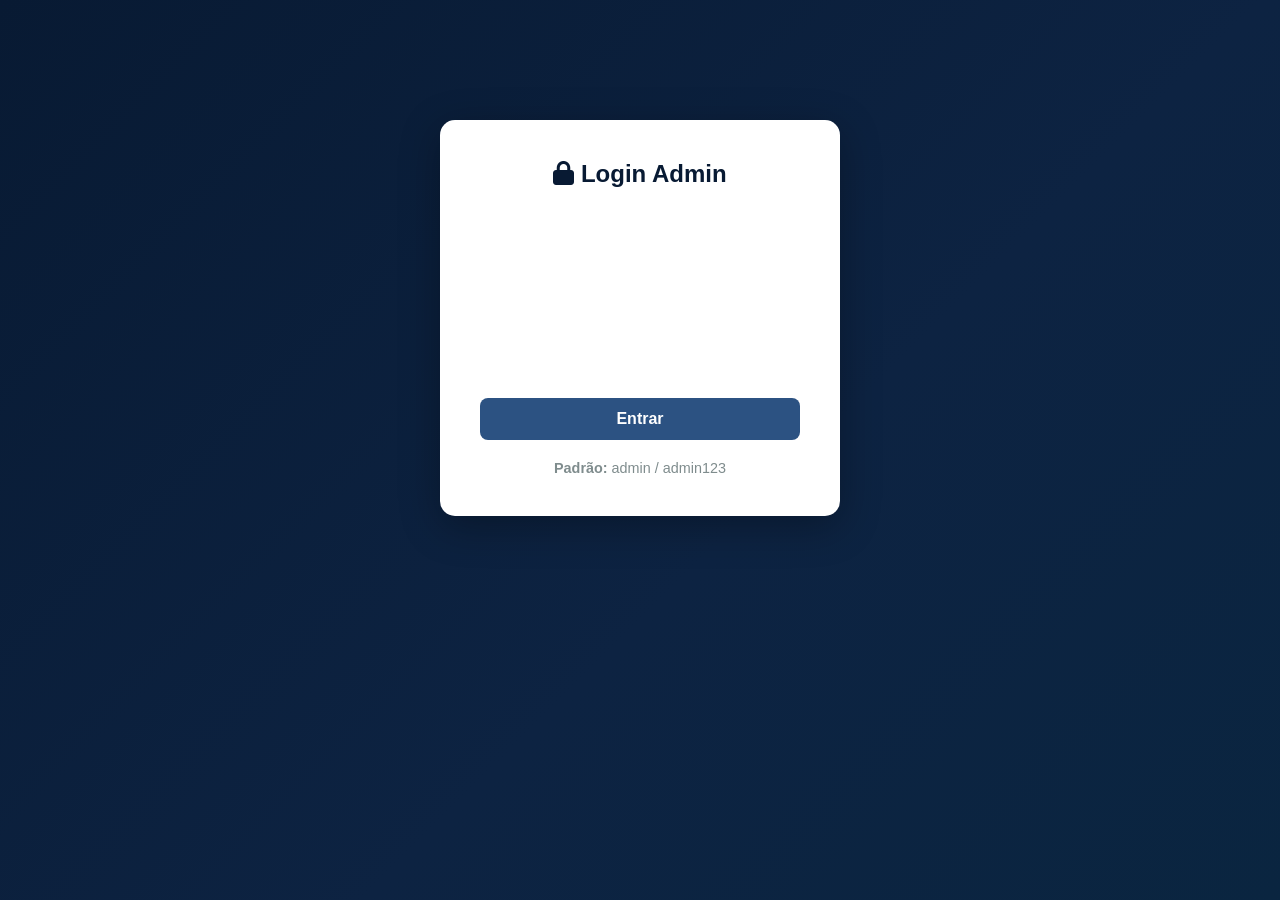
<file: admin.html>
﻿<!DOCTYPE html>
<html lang="pt-BR">
<head>
  <meta charset="UTF-8">
  <meta name="viewport" content="width=device-width, initial-scale=1.0">
  <title>Painel Administrativo - Blog</title>
  <link rel="stylesheet" href="https://cdnjs.cloudflare.com/ajax/libs/font-awesome/6.4.0/css/all.min.css">
  <style>
    * {
      margin: 0;
      padding: 0;
      box-sizing: border-box;
    }

    :root {
      --primary: #081a33;
      --secondary: #2c5282;
      --success: #27ae60;
      --danger: #e74c3c;
      --warning: #f39c12;
      --light: #ecf0f1;
      --dark: #34495e;
    }

    body {
      font-family: 'Segoe UI', Tahoma, Geneva, Verdana, sans-serif;
      background: linear-gradient(135deg, #081a33 0%, #0d2342 58%, #0a2540 100%);
      min-height: 100vh;
      padding: 20px;
    }

    /* ==================== LOGIN ==================== */
    .login-container {
      max-width: 400px;
      margin: 100px auto;
      background: white;
      padding: 40px;
      border-radius: 15px;
      box-shadow: 0 10px 40px rgba(0,0,0,0.3);
    }

    .login-container h2 {
      text-align: center;
      color: var(--primary);
      margin-bottom: 30px;
    }

    .login-container .form-group {
      margin-bottom: 20px;
    }

    .login-container label {
      display: block;
      margin-bottom: 8px;
      color: var(--dark);
      font-weight: 600;
    }

    .login-container input {
      width: 100%;
      padding: 12px;
      border: 2px solid var(--light);
      border-radius: 8px;
      font-size: 1rem;
      transition: border-color 0.3s;
    }

    .login-container input:focus {
      outline: none;
      border-color: var(--secondary);
    }

    .password-input-wrapper {
      position: relative;
      display: flex;
      align-items: center;
    }

    .password-input-wrapper input {
      padding-right: 44px;
    }

    .btn-toggle-password {
      position: absolute;
      right: 12px;
      width: auto !important;
      background: transparent !important;
      border: none;
      color: #7f8c8d;
      cursor: pointer;
      padding: 0;
      line-height: 1;
      font-size: 1rem;
    }

    .btn-toggle-password:hover {
      color: var(--secondary);
      background: transparent !important;
    }

    .login-container button {
      width: 100%;
      padding: 12px;
      background: var(--secondary);
      color: white;
      border: none;
      border-radius: 8px;
      font-size: 1rem;
      font-weight: 600;
      cursor: pointer;
      transition: background 0.3s;
    }

    .login-container button:hover {
      background: #2980b9;
    }

    .error-message {
      color: var(--danger);
      text-align: center;
      margin-top: 15px;
      display: none;
    }

    /* ==================== ADMIN PANEL ==================== */
    .admin-panel {
      display: none;
      max-width: 1400px;
      margin: 0 auto;
    }

    .admin-header {
      background: rgba(255, 255, 255, 0.06);
      border: 1px solid rgba(255, 255, 255, 0.14);
      padding: 20px 30px;
      border-radius: 15px;
      margin-bottom: 30px;
      display: flex;
      justify-content: space-between;
      align-items: center;
      box-shadow: 0 10px 30px rgba(0,0,0,0.35);
    }

    .admin-header h1 {
      color: #ffffff;
      font-size: 1.8rem;
    }

    .btn-logout {
      padding: 10px 20px;
      background: var(--danger);
      color: white;
      border: none;
      border-radius: 8px;
      cursor: pointer;
      font-weight: 600;
      transition: background 0.3s;
    }

    .btn-logout:hover {
      background: #c0392b;
    }

    .admin-content {
      display: grid;
      grid-template-columns: 1fr 2fr;
      gap: 30px;
    }

    /* ==================== FORM ==================== */
    .blog-form-container {
      background: rgba(255, 255, 255, 0.06);
      border: 1px solid rgba(255, 255, 255, 0.14);
      padding: 30px;
      border-radius: 15px;
      box-shadow: 0 10px 30px rgba(0,0,0,0.28);
      height: fit-content;
    }

    .blog-form-container h2 {
      color: #ffffff;
      margin-bottom: 25px;
      font-size: 1.5rem;
    }

    .form-group {
      margin-bottom: 20px;
    }

    .form-group label {
      display: block;
      margin-bottom: 8px;
      color: rgba(255, 255, 255, 0.92);
      font-weight: 600;
    }

    .form-group input,
    .form-group textarea,
    .form-group select {
      width: 100%;
      padding: 12px;
      border: 1px solid rgba(255, 255, 255, 0.18);
      background: rgba(255, 255, 255, 0.08);
      color: #ffffff;
      border-radius: 8px;
      font-size: 1rem;
      font-family: inherit;
      transition: border-color 0.3s;
    }

    .form-group input:focus,
    .form-group textarea:focus,
    .form-group select:focus {
      outline: none;
      border-color: #d4af37;
    }

    .form-group input::placeholder,
    .form-group textarea::placeholder {
      color: rgba(255, 255, 255, 0.6);
    }

    .form-group textarea {
      resize: vertical;
      min-height: 120px;
    }

    .image-upload {
      border: 2px dashed var(--light);
      padding: 30px;
      text-align: center;
      border-radius: 8px;
      cursor: pointer;
      transition: all 0.3s;
      position: relative;
      overflow: hidden;
    }

    .image-upload:hover {
      border-color: var(--secondary);
      background: #f8f9fa;
    }

    .image-upload i {
      font-size: 3rem;
      color: var(--secondary);
      margin-bottom: 10px;
    }

    .image-input-overlay {
      position: absolute;
      inset: 0;
      width: 100%;
      height: 100%;
      opacity: 0;
      cursor: pointer;
    }

    .image-preview {
      margin-top: 15px;
      max-width: 100%;
      border-radius: 8px;
      display: none;
    }

    .btn-submit {
      width: 100%;
      padding: 15px;
      background: var(--success);
      color: white;
      border: none;
      border-radius: 8px;
      font-size: 1rem;
      font-weight: 600;
      cursor: pointer;
      transition: background 0.3s;
      margin-top: 10px;
    }

    .btn-submit:hover {
      background: #229954;
    }

    .btn-cancel {
      width: 100%;
      padding: 15px;
      background: var(--light);
      color: var(--dark);
      border: none;
      border-radius: 8px;
      font-size: 1rem;
      font-weight: 600;
      cursor: pointer;
      transition: background 0.3s;
      margin-top: 10px;
    }

    .btn-cancel:hover {
      background: #d5dbdb;
    }

    /* ==================== POSTS LIST ==================== */
    .posts-list-container {
      background: rgba(255, 255, 255, 0.06);
      border: 1px solid rgba(255, 255, 255, 0.14);
      padding: 30px;
      border-radius: 15px;
      box-shadow: 0 10px 30px rgba(0,0,0,0.28);
    }

    .posts-list-container h2 {
      color: #ffffff;
      margin-bottom: 25px;
      font-size: 1.5rem;
    }

    .post-item {
      background: rgba(8, 26, 51, 0.76);
      border: 1px solid rgba(255, 255, 255, 0.08);
      padding: 20px;
      border-radius: 10px;
      margin-bottom: 15px;
      display: flex;
      justify-content: space-between;
      align-items: center;
      transition: transform 0.3s;
    }

    .post-item:hover {
      transform: translateX(5px);
      box-shadow: 0 2px 10px rgba(0,0,0,0.1);
    }

    .post-info h3 {
      color: #ffffff;
      margin-bottom: 5px;
      font-size: 1.1rem;
    }

    .post-info p {
      color: rgba(255, 255, 255, 0.72);
      font-size: 0.9rem;
      margin-bottom: 8px;
    }

    .post-date {
      font-size: 0.85rem;
      color: #7f8c8d;
    }

    .post-actions {
      display: flex;
      gap: 10px;
    }

    .btn-edit,
    .btn-delete {
      padding: 8px 15px;
      border: none;
      border-radius: 6px;
      cursor: pointer;
      font-weight: 600;
      transition: all 0.3s;
    }

    .btn-edit {
      background: var(--warning);
      color: white;
    }

    .btn-edit:hover {
      background: #d68910;
    }

    .btn-delete {
      background: var(--danger);
      color: white;
    }

    .btn-delete:hover {
      background: #c0392b;
    }

    .empty-state {
      text-align: center;
      padding: 60px 20px;
      color: #7f8c8d;
    }

    .empty-state i {
      font-size: 4rem;
      margin-bottom: 20px;
      opacity: 0.3;
    }

    /* ==================== RESPONSIVO ==================== */
    @media (max-width: 968px) {
      .admin-content {
        grid-template-columns: 1fr;
      }
    }

    .success-message {
      background: var(--success);
      color: white;
      padding: 15px;
      border-radius: 8px;
      margin-bottom: 20px;
      display: none;
      animation: slideDown 0.3s ease;
    }

    @keyframes slideDown {
      from {
        transform: translateY(-20px);
        opacity: 0;
      }
      to {
        transform: translateY(0);
        opacity: 1;
      }
    }
  </style>
</head>
<body>
  <!-- ==================== TELA DE LOGIN ==================== -->
  <div class="login-container" id="loginContainer">
    <h2><i class="fas fa-lock"></i> Login Admin</h2>
    <form id="loginForm">
      <div class="form-group">
        <label for="username">Usuário</label>
        <input type="text" id="username" required>
      </div>
      <div class="form-group">
        <label for="password">Senha</label>
        <div class="password-input-wrapper">
          <input type="password" id="password" required>
          <button type="button" class="btn-toggle-password" id="togglePasswordBtn" title="Mostrar/ocultar senha" aria-label="Mostrar ou ocultar senha">
            <i class="fas fa-eye" id="passwordEyeIcon"></i>
          </button>
        </div>
      </div>
      <button type="submit">Entrar</button>
      <p class="error-message" id="errorMessage">Usuário ou senha incorretos!</p>
    </form>
    <p style="margin-top: 20px; text-align: center; color: #7f8c8d; font-size: 0.9rem;">
      <strong>Padrão:</strong> admin / admin123
    </p>
  </div>

  <!-- ==================== PAINEL ADMIN ==================== -->
  <div class="admin-panel" id="adminPanel">
    <div class="admin-header">
      <h1><i class="fas fa-blog"></i> Gerenciar Blog</h1>
      <button class="btn-logout" id="btnLogout">
        <i class="fas fa-sign-out-alt"></i> Sair
      </button>
    </div>

    <div class="admin-content">
      <!-- FORMULÁRIO -->
      <div class="blog-form-container">
        <h2 id="formTitle">
          <i class="fas fa-plus-circle"></i> Novo Post
        </h2>
        
        <div class="success-message" id="successMessage">
          <i class="fas fa-check-circle"></i> Post salvo com sucesso!
        </div>

        <form id="blogForm">
          <input type="hidden" id="postId">
          
          <div class="form-group">
            <label for="postTitle">Título do Post *</label>
            <input type="text" id="postTitle" required placeholder="Ex: A importância da cirurgia ortognática">
          </div>

          <div class="form-group">
            <label for="postExcerpt">Resumo *</label>
            <textarea id="postExcerpt" required placeholder="Breve descrição do post"></textarea>
          </div>

          <div class="form-group">
            <label for="postContent">Conteúdo Completo *</label>
            <textarea id="postContent" required placeholder="Escreva o conteúdo completo do post aqui..." rows="8"></textarea>
          </div>

          <div class="form-group">
            <label for="postCategory">Categoria</label>
            <select id="postCategory">
              <option value="Cirurgia Ortognática">Cirurgia Ortognática</option>
              <option value="ATM">Tratamento de ATM</option>
              <option value="Pacientes Especiais">Pacientes Especiais</option>
              <option value="Dicas">Dicas e Cuidados</option>
              <option value="Novidades">Novidades</option>
            </select>
          </div>

          <div class="form-group">
            <label>Imagem do Post</label>
            <div class="image-upload" id="imageUpload">
              <i class="fas fa-cloud-upload-alt"></i>
              <p>Clique ou arraste uma imagem</p>
              <input type="file" id="postImage" class="image-input-overlay" accept="image/*">
            </div>
            <img id="imagePreview" class="image-preview" alt="Preview">
          </div>

          <button type="submit" class="btn-submit">
            <i class="fas fa-save"></i> Publicar Post
          </button>
          <button type="button" class="btn-cancel" id="btnCancel" style="display: none;">
            <i class="fas fa-times"></i> Cancelar Edição
          </button>
        </form>
      </div>

      <!-- LISTA DE POSTS -->
      <div class="posts-list-container">
        <h2><i class="fas fa-list"></i> Posts Publicados</h2>
        <div id="postsList"></div>
      </div>
    </div>
  </div>

  <script src="admin.js?v=20261001-1910"></script>
</body>
</html>
</file>
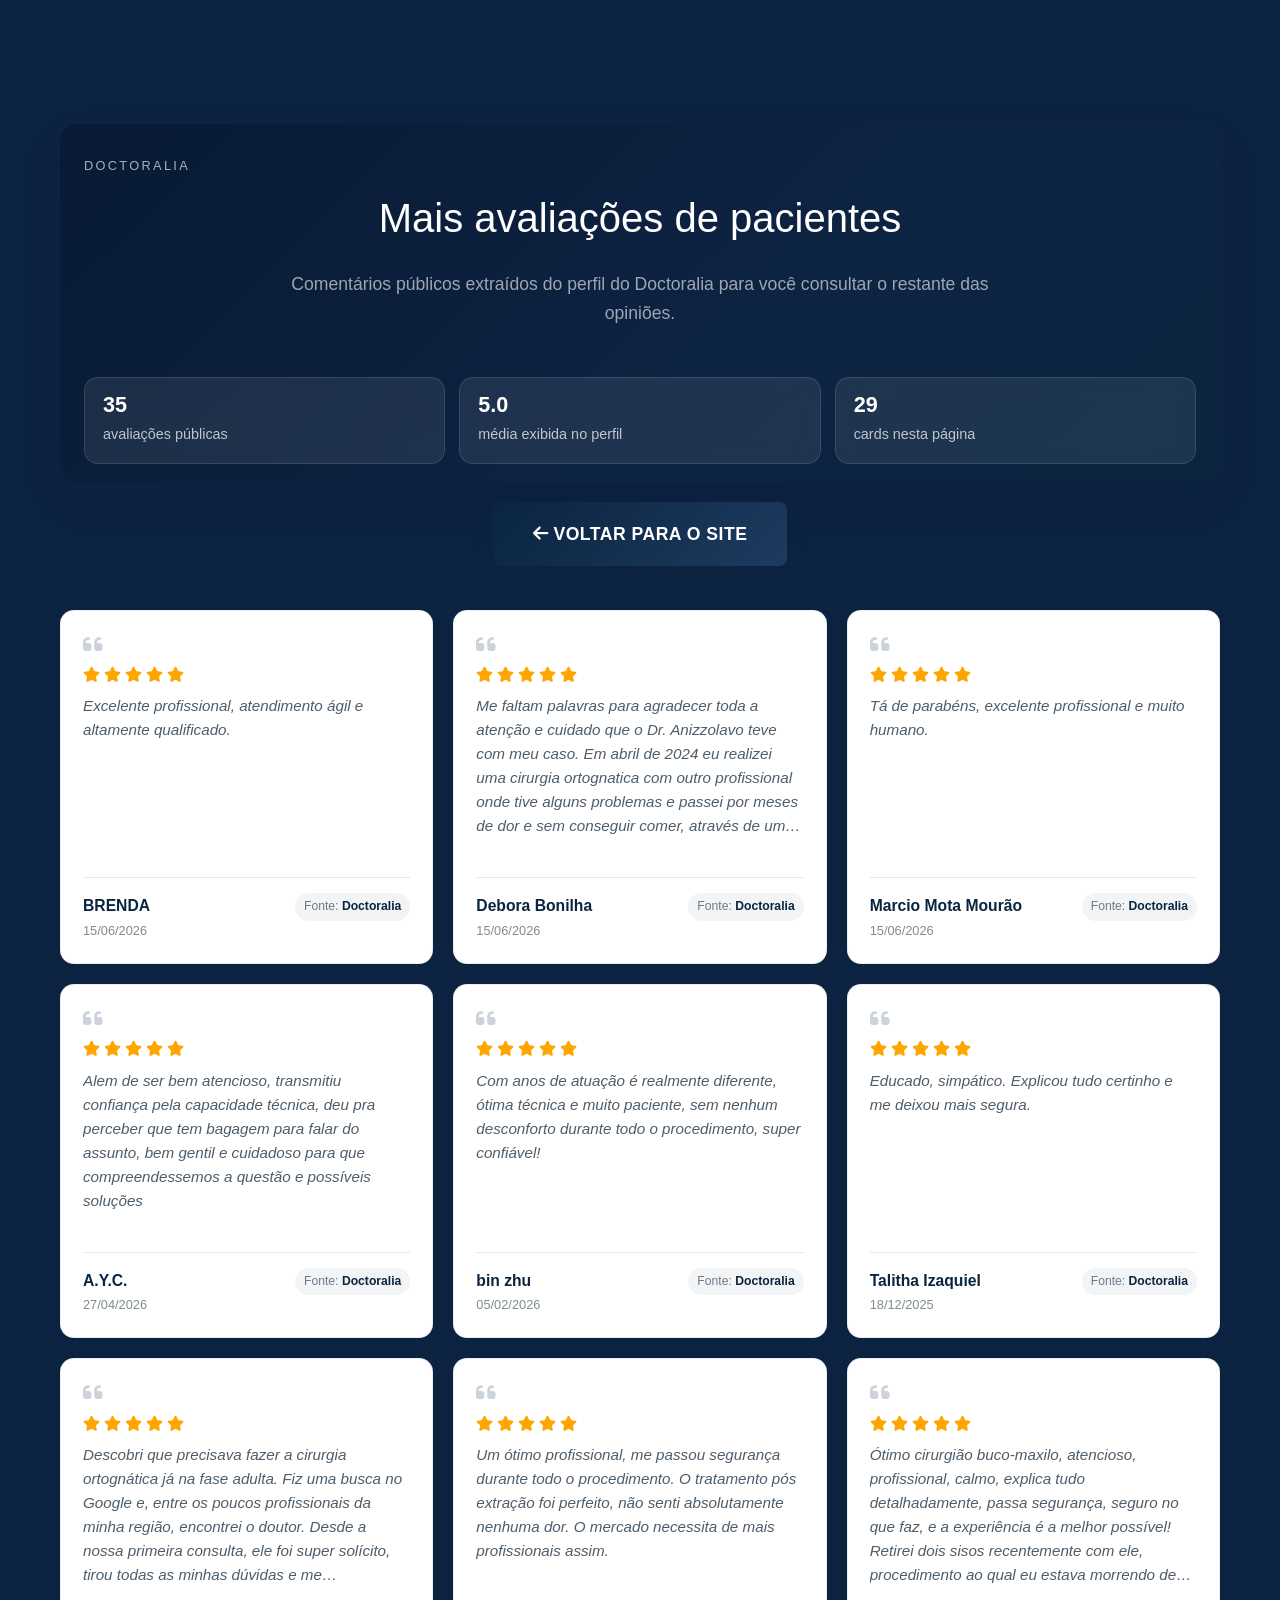
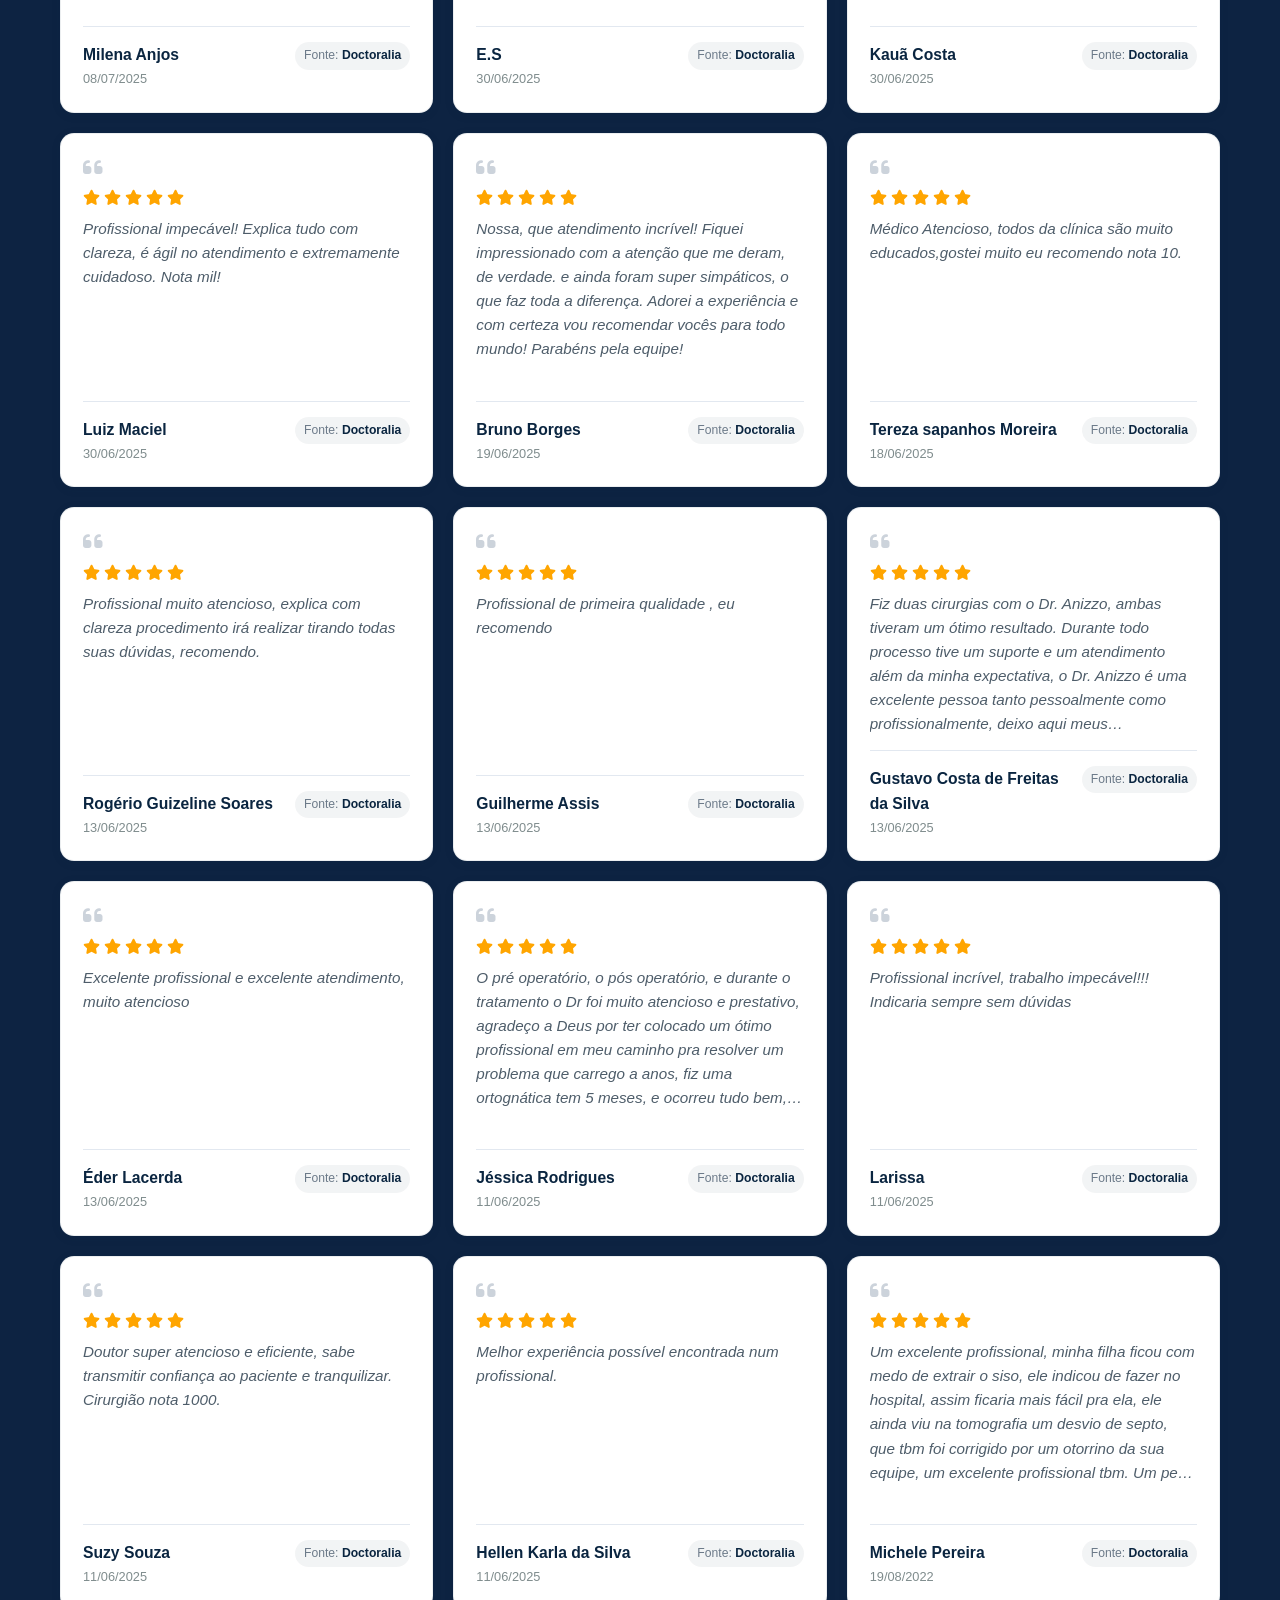
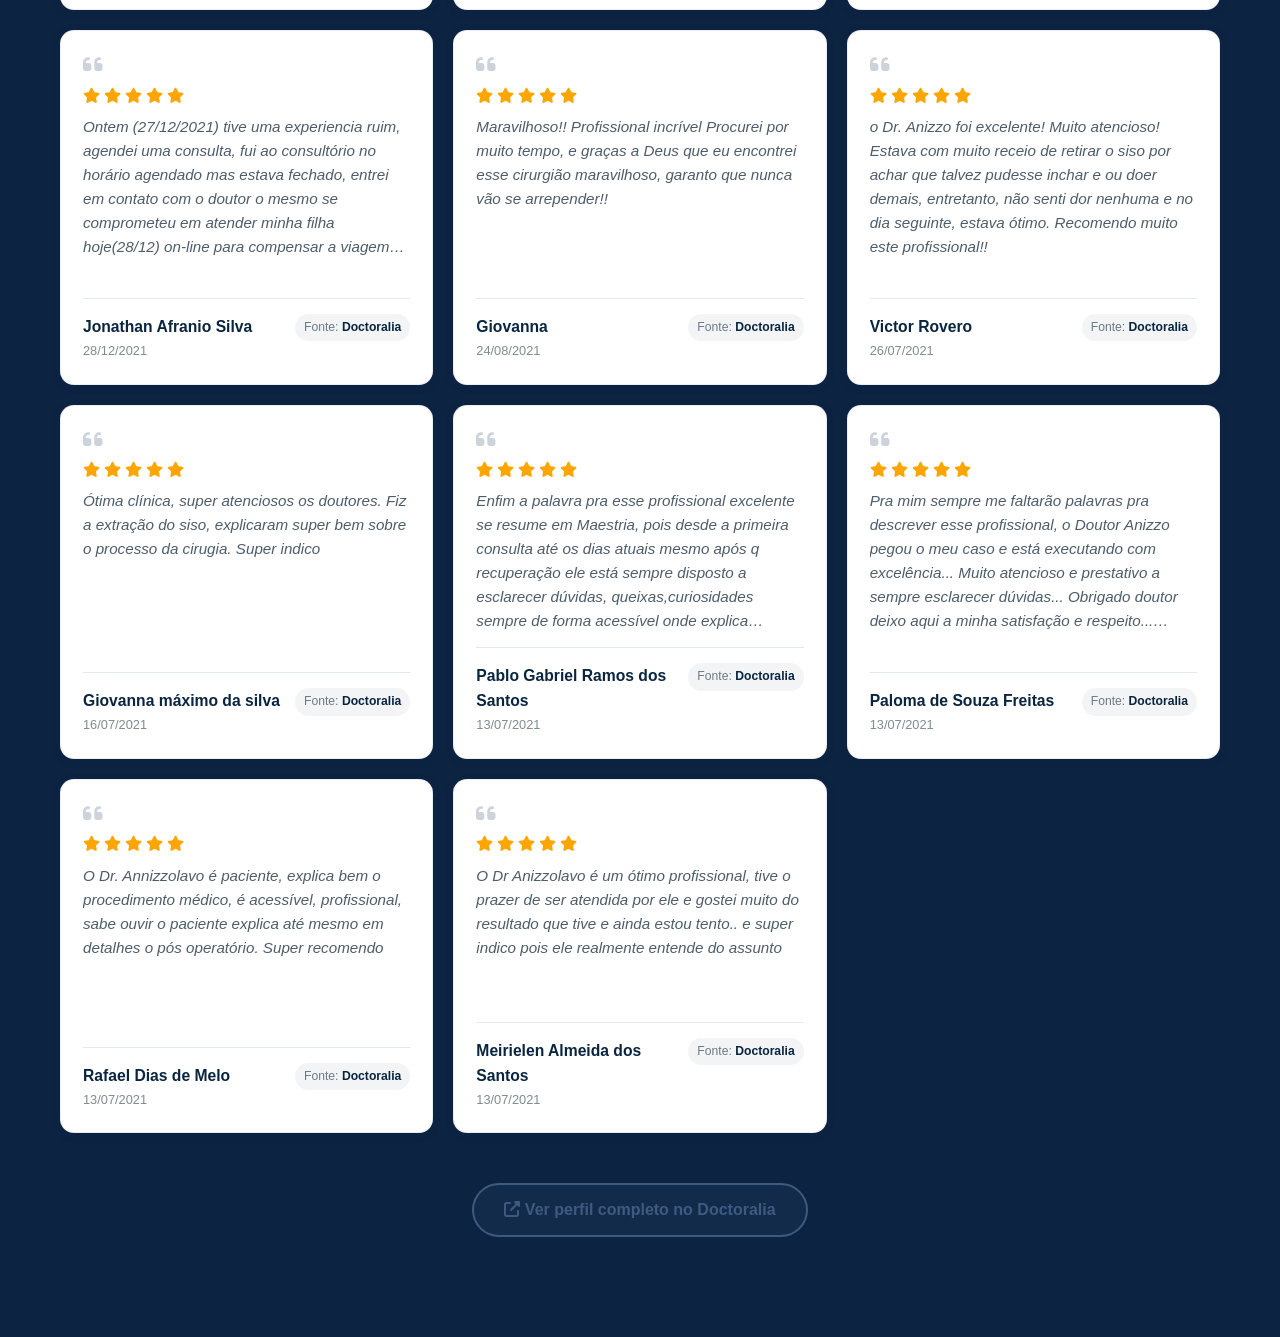
<file: avaliacoes-doctoralia.html>
<!DOCTYPE html>
<html lang="pt-BR">
<head>
  <meta charset="UTF-8" />
  <meta name="viewport" content="width=device-width, initial-scale=1.0, maximum-scale=5.0, user-scalable=yes" />
  <meta name="theme-color" content="#0a2540" />
  <title>Demais Avaliações - Dr. Anizzolavo Jesus</title>
  <link rel="stylesheet" href="css/components/utilities.css?v=20260610-2352" />
  <link rel="stylesheet" href="style.css?v=20260610-2352" />
  <link rel="stylesheet" href="css/admin-overrides.css?v=20260610-2352" />
  <link rel="stylesheet" href="modern-effects.css?v=20260610-2352" />
  <link rel="stylesheet" href="responsive-complete.css?v=20260610-2352" />
  <link rel="stylesheet" href="https://cdnjs.cloudflare.com/ajax/libs/font-awesome/6.4.0/css/all.min.css" />
</head>
<body class="pagina-avaliacoes-doctoralia">
  <section class="depoimentos">
    <div class="container">
      <div class="doctoralia-hero">
        <span class="doctoralia-eyebrow">Doctoralia</span>
        <h1 class="section-title">Mais avaliações de pacientes</h1>
        <p class="section-subtitle">Comentários públicos extraídos do perfil do Doctoralia para você consultar o restante das opiniões.</p>

        <div class="doctoralia-stats">
          <div class="doctoralia-stat">
            <strong>35</strong>
            <span>avaliações públicas</span>
          </div>
          <div class="doctoralia-stat">
            <strong>5.0</strong>
            <span>média exibida no perfil</span>
          </div>
          <div class="doctoralia-stat">
            <strong>29</strong>
            <span>cards nesta página</span>
          </div>
        </div>
      </div>

      <div class="avaliar-cta" style="margin-top: 20px;">
        <a class="btn-primary" href="index.html#depoimentos">
          <i class="fas fa-arrow-left"></i> Voltar para o site
        </a>
      </div>

      <div class="depoimentos-grid" id="depoimentosDoctoraliaPagina">
        <!-- Depoimentos restantes serão carregados aqui via JavaScript -->
      </div>

      <div class="avaliar-cta">
        <a class="btn-secondary" href="https://www.doctoralia.com.br/anizzolavo-jesus/cirurgiao-buco-maxilo-facial/sao-paulo#profile-reviews" target="_blank" rel="noopener">
          <i class="fas fa-external-link-alt"></i> Ver perfil completo no Doctoralia
        </a>
      </div>
    </div>
  </section>

  <script src="avaliacoes.js?v=20260610-2352"></script>
</body>
</html>
</file>
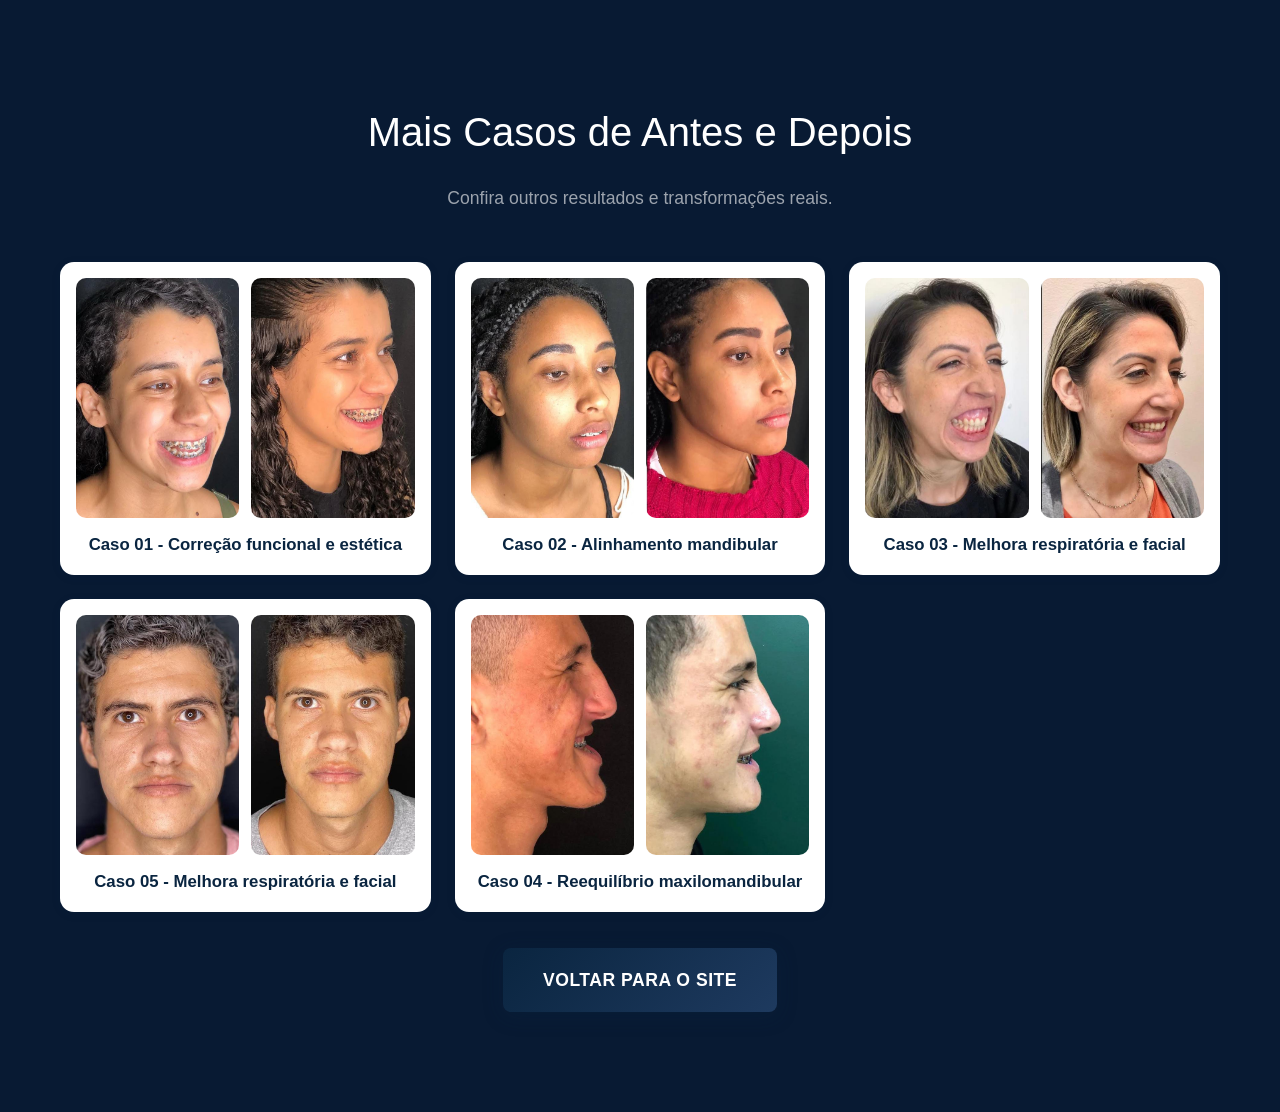
<file: casos.html>
﻿<!DOCTYPE html>
<html lang="pt-BR">
<head>
  <meta charset="UTF-8" />
  <meta name="viewport" content="width=device-width, initial-scale=1.0" />
  <title>Mais Casos - Antes e Depois</title>
  <link rel="stylesheet" href="css/components/utilities.css?v=20261001-1525" />
  <link rel="stylesheet" href="style.css?v=20261001-1805" />
  <link rel="stylesheet" href="responsive-complete.css?v=20261001-1525" />
  <link rel="stylesheet" href="https://cdnjs.cloudflare.com/ajax/libs/font-awesome/6.4.0/css/all.min.css" />
</head>
<body>
  <section class="casos-page antes-depois">
    <div class="container">
      <div class="casos-page-header">
        <h1 class="section-title">Mais Casos de Antes e Depois</h1>
        <p class="section-subtitle">Confira outros resultados e transformações reais.</p>
      </div>

      <div class="casos-page-grid">
        <article class="caso-comparison-card">
          <div class="caso-comparison-media">
            <img src="imagens/caso1antes.jpeg" alt="Antes do caso 1" />
            <img src="imagens/caso1depois.jpeg" alt="Depois do caso 1" />
          </div>
          <h3>Caso 01 - Correção funcional e estética</h3>
        </article>

        <article class="caso-comparison-card">
          <div class="caso-comparison-media">
            <img src="imagens/caso2antes.jpeg" alt="Antes do caso 2" />
            <img src="imagens/caso2depois.jpeg" alt="Depois do caso 2" />
          </div>
          <h3>Caso 02 - Alinhamento mandibular</h3>
        </article>

        <article class="caso-comparison-card">
          <div class="caso-comparison-media">
            <img src="imagens/caso3antes.jpeg" alt="Antes do caso 3" />
            <img src="imagens/caso3depois.jpeg" alt="Depois do caso 3" />
          </div>
          <h3>Caso 03 - Melhora respiratória e facial</h3>
        </article>

        <article class="caso-comparison-card">
          <div class="caso-comparison-media">
            <img src="imagens/caso5antes.jpeg" alt="Antes do caso 5" />
            <img src="imagens/caso5depois.jpeg" alt="Depois do caso 5" />
          </div>
          <h3>Caso 05 - Melhora respiratória e facial</h3>
        </article>

        <article class="caso-comparison-card">
          <div class="caso-comparison-media">
            <img src="imagens/caso4antes.jpeg" alt="Antes do caso 4" />
            <img src="imagens/caso4depois.jpeg" alt="Depois do caso 4" />
          </div>
          <h3>Caso 04 - Reequilíbrio maxilomandibular</h3>
        </article>
      </div>

      <div class="casos-page-actions">
        <a href="index.html#casos" class="btn-primary">Voltar para o site</a>
      </div>
    </div>
  </section>
</body>
</html>
</file>
<file: css/components/utilities.css>
/* Shared utility classes */
.is-hidden {
  display: none;
}
</file>
<file: style.css>
/* ==================== RESET ==================== */
* {
  margin: 0;
  padding: 0;
  box-sizing: border-box;
}

/* Botão Agendamento - Calendário Flutuante */
.whatsapp-float,
.agenda-float {
  box-shadow: 0 4px 20px rgba(37, 211, 102, 0.4) !important;
  z-index: 9999 !important;
}

.agenda-float {
  background-color: #0066ff !important;
  color: white !important;
}

.agenda-float i {
  color: #00d4ff !important;
  font-size: 1.5em;
}

.whatsapp-float:hover,
.agenda-float:hover {
  box-shadow: 0 6px 30px rgba(37, 211, 102, 0.6) !important;
}

.agenda-float:hover {
  box-shadow: 0 6px 30px rgba(0, 212, 255, 0.8) !important;
  transform: scale(1.1);
}

/* FAQ Section */
.faq-section {
  background: #081a33 !important;
  padding: 100px 0 !important;
}

.faq-grid {
  display: grid;
  grid-template-columns: repeat(auto-fit, minmax(300px, 1fr));
  gap: 30px;
  margin-top: 50px;
}

.faq-item {
  background: rgba(255, 255, 255, 0.03);
  border: 1px solid rgba(255, 255, 255, 0.08);
  padding: 30px;
  border-radius: 12px;
  transition: all 0.3s ease;
}

.faq-item:hover {
  background: rgba(255, 255, 255, 0.05);
  border-color: rgba(255, 255, 255, 0.15);
  transform: translateY(-5px);
}

.faq-item h3 {
  color: #ffffff !important;
  font-size: 1.2rem;
  margin-bottom: 15px;
  font-weight: 500;
}

.faq-item p {
  color: rgba(255, 255, 255, 0.6) !important;
  line-height: 1.7;
  font-size: 1rem;
}

:root {
  --primary-color: #0a2540;
  --secondary-color: #1e3a5f;
  --accent-color: #2c5282;
  --navy-blue: #0a2540;
  --navy-light: #1e3a5f;
  --navy-accent: #2c5282;
  --gold-accent: #d4af37;
  --success: #2e7d32;
  --warning: #c77d1a;
  --danger: #c0392b;
  --text-dark: #1a202c;
  --text-light: #4a5568;
  --bg-light: #f7fafc;
  --bg-white: #ffffff;
  --border-color: #e2e8f0;
  --shadow: 0 2px 10px rgba(10,37,64,0.1);
  --shadow-hover: 0 4px 20px rgba(10,37,64,0.15);
}

body {
  font-family: 'Segoe UI', Tahoma, Geneva, Verdana, sans-serif;
  line-height: 1.6;
  color: var(--text-dark);
  overflow-x: hidden;
}

html {
  scroll-behavior: smooth;
}

.container {
  max-width: 1200px;
  margin: 0 auto;
  padding: 0 20px;
}

img {
  max-width: 100%;
  display: block;
}

/* ==================== BOTÕES ==================== */
.btn-primary {
  display: inline-block;
  padding: 18px 40px;
  background: linear-gradient(135deg, #0a2540, #1e3a5f, #2c5282);
  background-size: 200% 200%;
  color: white;
  text-decoration: none;
  border-radius: 8px;
  font-weight: 700;
  font-size: 1.1rem;
  transition: all 0.4s ease;
  border: none;
  cursor: pointer;
  box-shadow: 
    0 4px 20px rgba(10, 37, 64, 0.3),
    0 0 0 0 rgba(255, 255, 255, 0.3);
  position: relative;
  overflow: hidden;
  text-transform: uppercase;
  letter-spacing: 0.5px;
}

@keyframes buttonShine {
  0%, 100% {
    background-position: 0% 50%;
  }
  50% {
    background-position: 100% 50%;
  }
}

.btn-primary::before {
  content: '';
  position: absolute;
  top: 0;
  left: -100%;
  width: 100%;
  height: 100%;
  background: linear-gradient(90deg, transparent, rgba(255, 255, 255, 0.3), transparent);
  transition: left 0.5s;
}

.btn-primary:hover::before {
  left: 100%;
}

.btn-primary:hover {
  transform: translateY(-2px);
  box-shadow: 
    0 8px 30px rgba(10, 37, 64, 0.4),
    0 0 20px rgba(44, 82, 130, 0.3);
  background: linear-gradient(135deg, #1e3a5f, #2c5282, #3d5a80);
}

.btn-secondary {
  display: inline-block;
  padding: 12px 30px;
  background: rgba(61, 90, 128, 0.14);
  color: #3d5a80;
  text-decoration: none;
  border-radius: 50px;
  font-weight: 600;
  border: 2px solid #3d5a80;
  transition: all 0.3s ease;
}

.btn-secondary:hover {
  background: #5b7faa;
  color: white;
}

.hero-btn {
  animation: fadeInButton 1.8s cubic-bezier(0.22, 1, 0.36, 1) 0.6s backwards;
}

@keyframes fadeInButton {
  from {
    opacity: 0;
    transform: translateY(30px) scale(0.9);
  }
  to {
    opacity: 1;
    transform: translateY(0) scale(1);
  }
}

/* ==================== WHATSAPP FLUTUANTE ==================== */
.whatsapp-float {
  position: fixed;
  width: 60px;
  height: 60px;
  bottom: 30px;
  right: 30px;
  background-color: #25d366;
  color: #FFF;
  border-radius: 50%;
  text-align: center;
  font-size: 30px;
  box-shadow: 2px 2px 10px rgba(0,0,0,0.3);
  z-index: 1000;
  display: flex;
  align-items: center;
  justify-content: center;
  transition: transform 0.2s ease, box-shadow 0.2s ease;
  transform: translateZ(0);
  will-change: transform;
  -webkit-tap-highlight-color: transparent;
  touch-action: manipulation;
}

.whatsapp-float:hover {
  transform: translateZ(0) scale(1.04);
  box-shadow: 0 6px 24px rgba(37, 211, 102, 0.55);
}

.whatsapp-float:active {
  transform: translateZ(0) scale(0.98);
}

.header:hover {
  box-shadow: 0 6px 40px rgba(0,0,0,0.12);
}

.header.scrolled {
  background: linear-gradient(135deg, rgba(255,255,255,0.99) 0%, rgba(248,249,250,0.99) 100%);
  box-shadow: 0 8px 50px rgba(0,0,0,0.15);
  border-bottom: 1px solid rgba(44, 82, 130, 0.2);
}

.navbar {
  display: flex;
  justify-content: space-between;
  align-items: center;
  padding: 8px 0;
}

.logo h1 {
  font-size: 1.5rem;
  background: linear-gradient(135deg, #0a2540 0%, #1e3a5f 30%, #2c5282 60%, #3d5a80 100%);
  background-size: 200% 200%;
  -webkit-background-clip: text;
  -webkit-text-fill-color: transparent;
  background-clip: text;
  font-weight: 900;
  letter-spacing: -0.5px;
  position: relative;
  padding-bottom: 5px;
  cursor: pointer;
  transition: all 0.3s ease;
  white-space: nowrap;
  filter: drop-shadow(0 2px 8px rgba(10, 37, 64, 0.3));
}

@keyframes gradientShift {
  0%, 100% {
    background-position: 0% 50%;
  }
  50% {
    background-position: 100% 50%;
  }
}

.logo h1::after {
  content: '';
  position: absolute;
  width: 40px;
  height: 3px;
  background: linear-gradient(90deg, #0F0F59, transparent);
  bottom: 0;
  left: 0;
  border-radius: 2px;
  animation: expandLine 2s ease-in-out infinite;
}

@keyframes expandLine {
  0%, 100% {
    width: 40px;
    opacity: 1;
  }
  50% {
    width: 80px;
    opacity: 0.7;
  }
}

.logo h1:hover {
  letter-spacing: 0px;
  transform: translateY(-2px) scale(1.02);
  filter: drop-shadow(0 4px 12px rgba(44, 82, 130, 0.5));
}

.nav-links {
  list-style: none;
  display: flex;
  gap: 10px;
  align-items: center;
  margin: 0;
  padding: 0;
}

.nav-links li {
  position: relative;
}

/* Esconder "Área do Admin" no desktop */
.mobile-only {
  display: none;
}

.nav-links a {
  text-decoration: none;
  color: var(--text-dark);
  font-weight: 600;
  font-size: 0.95rem;
  transition: all 0.3s ease;
  position: relative;
  padding: 10px 18px;
  border-radius: 8px;
  display: block;
  letter-spacing: 0.3px;
}

.nav-links a i {
  font-size: 0.9rem;
  margin-right: 6px;
  opacity: 0;
  transform: translateX(-5px);
  transition: all 0.3s ease;
}

.nav-links a:hover i {
  opacity: 1;
  transform: translateX(0);
}

.nav-links a::before {
  content: '';
  position: absolute;
  top: 0;
  left: 0;
  width: 100%;
  height: 100%;
  background: linear-gradient(135deg, rgba(44, 82, 130, 0.1), rgba(44, 82, 130, 0.05));
  border-radius: 8px;
  opacity: 0;
  transition: opacity 0.3s ease;
  z-index: -1;
}

.nav-links a::after {
  content: '';
  position: absolute;
  width: 0;
  height: 3px;
  bottom: 5px;
  left: 50%;
  transform: translateX(-50%);
  background: linear-gradient(90deg, #2c5282, #1e3a5f);
  transition: width 0.3s ease;
  border-radius: 2px;
}

.nav-links a:hover {
  color: var(--secondary-color);
  transform: translateY(-2px);
}

.nav-links a:hover::before {
  opacity: 1;
}

.nav-links a:hover::after {
  width: 60%;
}

.nav-links a:active {
  transform: translateY(0);
}

.header-actions {
  display: flex;
  align-items: center;
  gap: 15px;
  position: relative;
  z-index: 1000;
}

.btn-menu {
  display: none;
  background: linear-gradient(135deg, #2c5282, #1e3a5f);
  border: none;
  font-size: 1.5rem;
  color: white;
  cursor: pointer;
  padding: 10px 15px;
  border-radius: 8px;
  transition: all 0.3s ease;
  box-shadow: 0 2px 10px rgba(44, 82, 130, 0.3);
}

.btn-menu:hover {
  transform: scale(1.05);
  box-shadow: 0 4px 15px rgba(44, 82, 130, 0.4);
}

/* ==================== HERO SECTION ==================== */
.hero {
  position: relative;
  background: linear-gradient(135deg, #0a1628 0%, #0a2540 30%, #1e3a5f 60%, #2c5282 100%);
  background-size: 400% 400%;
  animation: gradientBackground 15s ease infinite;
  min-height: 700px;
  display: flex;
  align-items: center;
  color: white;
  overflow: hidden;
}

@keyframes gradientBackground {
  0%, 100% {
    background-position: 0% 50%;
  }
  50% {
    background-position: 100% 50%;
  }
}

.hero-stars {
  position: absolute;
  top: 0;
  left: 0;
  width: 100%;
  height: 100%;
  background-image: 
    radial-gradient(2px 2px at 20% 30%, rgba(255, 255, 255, 0.9), transparent),
    radial-gradient(2px 2px at 60% 70%, rgba(255, 255, 255, 0.8), transparent),
    radial-gradient(1px 1px at 50% 50%, rgba(255, 255, 255, 0.7), transparent),
    radial-gradient(1px 1px at 80% 10%, rgba(255, 255, 255, 0.9), transparent),
    radial-gradient(2px 2px at 90% 60%, rgba(255, 255, 255, 0.8), transparent),
    radial-gradient(1px 1px at 33% 80%, rgba(255, 255, 255, 0.7), transparent),
    radial-gradient(1px 1px at 15% 90%, rgba(255, 255, 255, 0.8), transparent);
  background-size: 200% 200%, 200% 200%, 300% 300%, 200% 200%, 250% 250%, 300% 300%, 200% 200%;
  animation: twinkle 3s ease-in-out infinite alternate;
  z-index: 1;
}

@keyframes twinkle {
  0% {
    opacity: 0.3;
  }
  100% {
    opacity: 1;
  }
}

.hero::before {
  content: '';
  position: absolute;
  top: 0;
  left: 0;
  width: 100%;
  height: 100%;
  background-image: 
    radial-gradient(circle at 20% 50%, rgba(255, 255, 255, 0.08) 2px, transparent 2px),
    radial-gradient(circle at 60% 70%, rgba(255, 255, 255, 0.08) 2px, transparent 2px),
    radial-gradient(circle at 80% 30%, rgba(255, 255, 255, 0.08) 2px, transparent 2px),
    radial-gradient(circle at 40% 80%, rgba(255, 255, 255, 0.08) 2px, transparent 2px),
    radial-gradient(circle at 90% 60%, rgba(255, 255, 255, 0.08) 2px, transparent 2px);
  background-size: 200px 200px, 150px 150px, 180px 180px, 220px 220px, 160px 160px;
  animation: floatingParticles 20s linear infinite;
  z-index: 1;
}

@keyframes floatingParticles {
  0% {
    background-position: 0 0, 50px 100px, 100px 50px, 150px 0, 200px 150px;
  }
  100% {
    background-position: 200px 200px, 250px 300px, 300px 250px, 350px 200px, 400px 350px;
  }
}

.hero-overlay {
  position: absolute;
  top: 0;
  left: 0;
  width: 100%;
  height: 100%;
  background: 
    linear-gradient(135deg, rgba(10, 37, 64, 0.6) 0%, rgba(44, 82, 130, 0.4) 100%),
    radial-gradient(circle at 15% 20%, rgba(255, 255, 255, 0.1) 0%, transparent 30%),
    radial-gradient(circle at 85% 80%, rgba(44, 82, 130, 0.15) 0%, transparent 40%);
  z-index: 2;
  animation: overlayShift 10s ease-in-out infinite;
}

@keyframes overlayShift {
  0%, 100% {
    opacity: 1;
  }
  50% {
    opacity: 0.85;
  }
}

.hero-content {
  position: relative;
  z-index: 3;
  max-width: 650px;
  padding: 120px 0;
  padding-left: 0;
  animation: fadeInLeft 1.2s cubic-bezier(0.22, 1, 0.36, 1);
}

@keyframes fadeInLeft {
  from {
    opacity: 0;
    transform: translateX(-80px) translateY(20px);
    filter: blur(10px);
  }
  to {
    opacity: 1;
    transform: translateX(0) translateY(0);
    filter: blur(0);
  }
}

.hero-title {
  font-size: 3.2rem;
  font-weight: 800;
  margin-bottom: 25px;
  line-height: 1.2;
  letter-spacing: -0.5px;
  background: linear-gradient(135deg, #ffffff 0%, #f0f8ff 50%, #e3f2fd 100%);
  -webkit-background-clip: text;
  -webkit-text-fill-color: transparent;
  background-clip: text;
  text-shadow: 
    0 5px 20px rgba(0, 0, 0, 0.4),
    0 10px 40px rgba(44, 82, 130, 0.3);
  filter: drop-shadow(0 0 20px rgba(255, 255, 255, 0.3));
  animation: titlePulse 3s ease-in-out infinite, titleFloat 4s ease-in-out infinite;
  transform-style: preserve-3d;
  position: relative;
  max-width: 900px;
}

.hero-title::before {
  content: attr(data-text);
  position: absolute;
  top: 0;
  left: 0;
  z-index: -1;
  background: linear-gradient(135deg, #2c5282 0%, #3d5a80 100%);
  -webkit-background-clip: text;
  -webkit-text-fill-color: transparent;
  background-clip: text;
  filter: blur(20px);
  opacity: 0.5;
}

@keyframes titlePulse {
  0%, 100% {
    filter: drop-shadow(0 0 20px rgba(255, 255, 255, 0.3));
  }
  50% {
    filter: drop-shadow(0 0 30px rgba(255, 255, 255, 0.5)) drop-shadow(0 0 40px rgba(44, 82, 130, 0.4));
  }
}

@keyframes titleFloat {
  0%, 100% {
    transform: translateY(0px);
  }
  50% {
    transform: translateY(-8px);
  }
}

.hero-title-line {
  display: block;
  margin: 5px 0;
}

.hero-subtitle {
  font-size: 1.3rem;
  margin-bottom: 40px;
  font-weight: 400;
  line-height: 1.8;
  color: rgba(255, 255, 255, 0.95);
  text-shadow: 0 2px 10px rgba(0, 0, 0, 0.3);
  opacity: 0.95;
  animation: fadeInSubtitle 1.5s cubic-bezier(0.22, 1, 0.36, 1) 0.3s backwards;
  max-width: 850px;
}

@keyframes fadeInSubtitle {
  from {
    opacity: 0;
    transform: translateY(20px);
  }
  to {
    opacity: 0.95;
    transform: translateY(0);
  }
}

.hero-image {
  position: absolute;
  right: 0;
  top: 0;
  width: 45%;
  height: 100%;
  z-index: 2;
  display: flex;
  align-items: center;
  justify-content: center;
  padding: 60px;
  animation: fadeInRight 1.2s cubic-bezier(0.22, 1, 0.36, 1) 0.2s backwards;
}

@keyframes fadeInRight {
  from {
    opacity: 0;
    transform: translateX(80px) translateY(-20px) scale(0.95);
    filter: blur(10px);
  }
  to {
    opacity: 1;
    transform: translateX(0) translateY(0) scale(1);
    filter: blur(0);
  }
}

.hero-image::before {
  content: '';
  position: absolute;
  top: 50%;
  right: 10%;
  width: 500px;
  height: 500px;
  background: radial-gradient(circle, rgba(255, 255, 255, 0.15) 0%, rgba(44, 82, 130, 0.1) 50%, transparent 100%);
  border-radius: 50%;
  transform: translateY(-50%);
  z-index: 1;
  animation: pulseGlow 4s ease-in-out infinite;
}

@keyframes pulseGlow {
  0%, 100% {
    transform: translateY(-50%) scale(1);
    opacity: 0.6;
  }
  50% {
    transform: translateY(-50%) scale(1.1);
    opacity: 1;
  }
}

.hero-image img {
  position: relative;
  width: 100%;
  max-width: 450px;
  height: auto;
  border-radius: 30px;
  box-shadow: 
    0 20px 60px rgba(0, 0, 0, 0.5),
    0 0 0 8px rgba(255, 255, 255, 0.15),
    0 0 0 16px rgba(44, 82, 130, 0.1),
    0 0 60px rgba(44, 82, 130, 0.3),
    inset 0 0 20px rgba(255, 255, 255, 0.05);
  object-fit: cover;
  z-index: 2;
  transition: all 0.5s ease;
  animation: imageFloat 6s ease-in-out infinite;
  filter: brightness(1.05) contrast(1.1);
  border: 2px solid rgba(255, 255, 255, 0.2);
}

@keyframes imageFloat {
  0%, 100% {
    transform: translateY(0px) rotate(0deg);
  }
  25% {
    transform: translateY(-15px) rotate(1deg);
  }
  75% {
    transform: translateY(-10px) rotate(-1deg);
  }
}

.hero-image img:hover {
  transform: scale(1.05) translateY(-15px);
  box-shadow: 
    0 30px 80px rgba(0, 0, 0, 0.6),
    0 0 0 8px rgba(255, 255, 255, 0.25),
    0 0 0 16px rgba(44, 82, 130, 0.2),
    0 0 80px rgba(44, 82, 130, 0.5),
    inset 0 0 30px rgba(255, 255, 255, 0.1);
  filter: brightness(1.1) contrast(1.15);
  animation-play-state: paused;
}

/* ==================== SECTION TITLES ==================== */
.section-title {
  font-size: 2.5rem;
  text-align: center;
  margin-bottom: 20px;
  color: var(--primary-color);
  font-weight: 700;
}

.section-subtitle {
  text-align: center;
  font-size: 1.1rem;
  color: var(--text-light);
  margin-bottom: 50px;
  max-width: 700px;
  margin-left: auto;
  margin-right: auto;
}

.section-highlight {
  text-align: center;
  font-size: 1.3rem;
  color: var(--primary-color);
  margin-top: 40px;
  font-weight: 500;
}

.features-list {
  list-style: none;
  padding: 0;
  margin: 25px 0;
}

.features-list li {
  padding: 12px 0;
  font-size: 1.05rem;
  color: var(--text-dark);
  display: flex;
  align-items: center;
  gap: 12px;
}

.features-list li i {
  color: var(--secondary-color);
  font-size: 1.2rem;
}

.features-list li strong {
  color: var(--primary-color);
}

.credentials-list {
  background: transparent;
  border: 0;
  border-radius: 0;
  padding: 0;
}

.credentials-list li {
  color: rgba(255, 255, 255, 0.72) !important;
  padding: 10px 0;
}

.credentials-list li i {
  color: rgba(255, 255, 255, 0.65);
}

.credentials-list li strong {
  color: rgba(255, 255, 255, 0.86) !important;
}

/* ==================== SOBRE ==================== */
.sobre {
  padding: 100px 0;
  background: var(--bg-white);
}

.sobre-content {
  display: grid;
  grid-template-columns: 1fr 1fr;
  gap: 60px;
  align-items: center;
}

.sobre-text h2 {
  font-size: 2.5rem;
  color: var(--primary-color);
  margin-bottom: 25px;
}

.sobre-text p {
  font-size: 1.1rem;
  color: var(--text-light);
  margin-bottom: 30px;
  line-height: 1.8;
}

.sobre-image {
  position: relative;
  width: 100%;
  display: flex;
  justify-content: center;
  align-items: center;
}

.sobre-image::before {
  content: '';
  position: absolute;
  width: 380px;
  height: 380px;
  background: linear-gradient(135deg, rgba(44, 82, 130, 0.15), rgba(30, 58, 95, 0.1));
  border-radius: 60% 40% 30% 70% / 60% 30% 70% 40%;
  top: 50%;
  left: 50%;
  transform: translate(-50%, -50%);
  animation: morphing 8s ease-in-out infinite;
  z-index: 1;
}

.sobre-image::after {
  content: '';
  position: absolute;
  width: 420px;
  height: 420px;
  border: 2px solid rgba(44, 82, 130, 0.2);
  border-radius: 40% 60% 70% 30% / 40% 50% 60% 50%;
  top: 50%;
  left: 50%;
  transform: translate(-50%, -50%);
  animation: morphing 8s ease-in-out infinite reverse;
  z-index: 1;
}

@keyframes morphing {
  0%, 100% {
    border-radius: 60% 40% 30% 70% / 60% 30% 70% 40%;
  }
  25% {
    border-radius: 30% 60% 70% 40% / 50% 60% 30% 60%;
  }
  50% {
    border-radius: 50% 60% 30% 60% / 30% 60% 70% 40%;
  }
  75% {
    border-radius: 60% 40% 60% 40% / 70% 30% 50% 60%;
  }
}

@keyframes float {
  0%, 100% {
    transform: translateY(0) rotate(0deg);
  }
  50% {
    transform: translateY(-20px) rotate(2deg);
  }
}

.sobre-image img {
  position: relative;
  width: 100%;
  max-width: 420px;
  height: 500px;
  object-fit: cover;
  object-position: top center;
  border-radius: 32px 32px 96px 96px;
  box-shadow: 
    0 24px 60px rgba(0, 0, 0, 0.22),
    0 0 0 10px rgba(255, 255, 255, 0.92),
    0 0 0 13px rgba(44, 82, 130, 0.22);
  transition: all 0.5s ease;
  z-index: 2;
  animation: float 6s ease-in-out infinite;
}

.sobre-image img:hover {
  transform: translateY(-15px) scale(1.02);
  box-shadow: 
    0 30px 80px rgba(0, 0, 0, 0.25),
    0 0 0 15px rgba(255, 255, 255, 1),
    0 0 0 18px rgba(44, 82, 130, 0.4);
  border-radius: 32px 32px 96px 96px;
  animation-play-state: paused;
}

.sobre-image .image-placeholder {
  width: 100%;
  height: 400px;
  background: linear-gradient(135deg, #667eea 0%, #764ba2 100%);
  border-radius: 20px;
  box-shadow: var(--shadow-hover);
}

/* ==================== ESPECIALIDADES ==================== */
.especialidades {
  padding: 100px 0;
  background: var(--bg-light);
}

.especialidades-grid {
  display: grid;
  grid-template-columns: repeat(auto-fit, minmax(300px, 1fr));
  gap: 40px;
  margin-top: 50px;
}

.especialidade-card {
  background: white;
  padding: 40px 30px;
  border-radius: 15px;
  box-shadow: var(--shadow);
  transition: all 0.3s ease;
  text-align: center;
}

.especialidade-card:hover {
  transform: translateY(-10px);
  box-shadow: var(--shadow-hover);
}

.card-icon {
  width: 80px;
  height: 80px;
  margin: 0 auto 25px;
  background: linear-gradient(135deg, var(--secondary-color), #2c5282);
  border-radius: 50%;
  display: flex;
  align-items: center;
  justify-content: center;
  color: white;
  font-size: 2rem;
}

.especialidade-card h3 {
  font-size: 1.4rem;
  color: var(--primary-color);
  margin-bottom: 15px;
}

.especialidade-card p {
  color: var(--text-light);
  margin-bottom: 20px;
  line-height: 1.7;
}

.card-link {
  color: var(--secondary-color);
  text-decoration: none;
  font-weight: 600;
  transition: color 0.3s;
}

.card-link:hover {
  color: var(--primary-color);
}

/* ==================== ANTES E DEPOIS ==================== */
.antes-depois {
  padding: 100px 0;
  background: var(--bg-white);
  text-align: center;
}

.antes-depois-slider {
  margin: 50px 0;
  max-width: 800px;
  margin-left: auto;
  margin-right: auto;
}

.slider-item {
  padding: 20px;
}

.comparison-image {
  display: grid;
  grid-template-columns: 1fr 1fr;
  gap: 20px;
}

.image-before,
.image-after {
  height: 400px;
  background: linear-gradient(135deg, #ddd, #aaa);
  border-radius: 15px;
  overflow: hidden;
  position: relative;
  display: flex;
  align-items: center;
  justify-content: center;
  font-size: 1.5rem;
  font-weight: 600;
  color: white;
}

.image-before img,
.image-after img {
  width: 100%;
  height: 100%;
  object-fit: cover;
  display: block;
}

.image-before span,
.image-after span {
  position: absolute;
  left: 14px;
  bottom: 14px;
  font-size: 0.95rem;
  font-weight: 700;
  background: rgba(0, 0, 0, 0.45);
  padding: 6px 10px;
  border-radius: 8px;
}

.casos-actions {
  display: flex;
  justify-content: center;
  gap: 14px;
  flex-wrap: wrap;
}

.antes-depois-video {
  padding-top: 40px;
}

.before-after-video-card {
  max-width: 320px;
  margin: 0 auto;
  border-radius: 16px;
  overflow: hidden;
  box-shadow: var(--shadow-hover);
  background: #000;
}

.before-after-video {
  width: 100%;
  display: block;
  aspect-ratio: 9 / 16;
  object-fit: contain;
  background: #000;
}

.casos-page {
  padding: 100px 0;
  background: var(--bg-light);
}

.casos-page-header {
  text-align: center;
  margin-bottom: 40px;
}

.casos-page-grid {
  display: grid;
  grid-template-columns: repeat(auto-fit, minmax(320px, 1fr));
  gap: 24px;
}

.caso-comparison-card {
  background: #ffffff;
  border-radius: 14px;
  box-shadow: var(--shadow);
  padding: 16px;
}

.caso-comparison-media {
  display: grid;
  grid-template-columns: 1fr 1fr;
  gap: 12px;
}

.caso-comparison-media img {
  width: 100%;
  height: 240px;
  object-fit: cover;
  border-radius: 10px;
}

.caso-comparison-card h3 {
  color: var(--primary-color);
  margin-top: 14px;
  font-size: 1.05rem;
}

.casos-page-actions {
  display: flex;
  justify-content: center;
  margin-top: 36px;
}

/* ==================== DEPOIMENTOS ==================== */
.depoimentos {
  padding: 100px 0;
  background: var(--bg-light);
}

.depoimentos-slider {
  display: grid;
  grid-template-columns: repeat(auto-fit, minmax(300px, 1fr));
  gap: 30px;
  margin-top: 50px;
}

.depoimento-item {
  background: white;
  padding: 40px;
  border-radius: 15px;
  box-shadow: var(--shadow);
  position: relative;
}

.quote-icon {
  font-size: 2.5rem;
  color: var(--secondary-color);
  opacity: 0.3;
  margin-bottom: 20px;
}

.depoimento-content p {
  font-style: italic;
  color: var(--text-light);
  margin-bottom: 25px;
  line-height: 1.8;
}

.depoimento-author {
  display: flex;
  justify-content: space-between;
  align-items: center;
}

.depoimento-author strong {
  color: var(--primary-color);
}

.stars {
  color: #ffa500;
}

/* ==================== CASOS DE PACIENTES ==================== */
.casos-pacientes {
  padding: 90px 0;
  background: linear-gradient(135deg, #081a33 0%, #0d2342 100%);
}

.casos-pacientes .section-title {
  color: #ffffff;
}

.casos-grid {
  display: grid;
  grid-template-columns: repeat(auto-fit, minmax(260px, 1fr));
  gap: 25px;
  margin-top: 40px;
}

.caso-card {
  background: rgba(255, 255, 255, 0.05);
  border: 1px solid rgba(255, 255, 255, 0.1);
  border-radius: 14px;
  overflow: hidden;
  transition: all 0.3s ease;
  cursor: pointer;
}

.caso-card:hover {
  transform: translateY(-5px);
  background: rgba(255, 255, 255, 0.08);
  border-color: rgba(255, 255, 255, 0.2);
  box-shadow: 0 10px 30px rgba(0, 0, 0, 0.3);
}

.caso-image {
  height: 220px;
  background: linear-gradient(135deg, rgba(44, 82, 130, 0.6), rgba(212, 175, 55, 0.5));
  position: relative;
}

.caso-image::after {
  content: '';
  position: absolute;
  inset: 0;
  background: linear-gradient(180deg, transparent 0%, rgba(8, 26, 51, 0.4) 100%);
}

.caso-card h3 {
  padding: 18px 16px;
  color: #ffffff;
  font-size: 1rem;
  text-align: center;
  font-weight: 500;
}

/* ==================== BLOG ==================== */
.blog {
  padding: 100px 0;
  background: var(--bg-light);
}

.blog-grid {
  display: grid;
  grid-template-columns: repeat(auto-fill, minmax(280px, 320px));
  justify-content: center;
  gap: 24px;
  margin-top: 40px;
}

.blog-card {
  background: white;
  border-radius: 14px;
  overflow: hidden;
  box-shadow: var(--shadow);
  transition: all 0.3s ease;
}

.blog-card:hover {
  box-shadow: var(--shadow-hover);
}

.blog-image {
  height: 190px;
  background: none;
  overflow: hidden;
  display: flex;
  align-items: center;
  justify-content: center;
}

.blog-image img {
  width: 100%;
  height: 100%;
  object-fit: contain;
  object-position: center;
  display: block;
  background: none;
}

.blog-content {
  padding: 18px;
}

.blog-content h3 {
  color: var(--primary-color);
  margin-bottom: 10px;
  font-size: 1.05rem;
  line-height: 1.35;
  display: -webkit-box;
  -webkit-line-clamp: 2;
  line-clamp: 2;
  -webkit-box-orient: vertical;
  overflow: hidden;
}

.blog-content p {
  color: var(--text-light);
  margin-bottom: 12px;
  line-height: 1.5;
  font-size: 0.95rem;
  display: -webkit-box;
  -webkit-line-clamp: 3;
  line-clamp: 3;
  -webkit-box-orient: vertical;
  overflow: hidden;
}

.blog-cta {
  text-align: center;
  margin-top: 50px;
}

/* ==================== CARROSSEL DE VIDEOS ==================== */
.video-carousel {
  padding: 100px 0;
  background: #0d2342;
}

.carousel-header {
  display: flex;
  align-items: center;
  justify-content: space-between;
  gap: 20px;
}

.carousel-controls {
  display: flex;
  gap: 10px;
}

.carousel-btn {
  width: 44px;
  height: 44px;
  border-radius: 10px;
  border: 1px solid rgba(255, 255, 255, 0.2);
  background: rgba(255, 255, 255, 0.06);
  color: #ffffff;
  cursor: pointer;
  transition: all 0.3s ease;
}

.carousel-btn:hover {
  background: rgba(255, 255, 255, 0.15);
  transform: translateY(-2px);
}

.carousel-track {
  margin-top: 30px;
  display: grid;
  grid-auto-flow: column;
  grid-auto-columns: minmax(300px, 1fr);
  gap: 25px;
  overflow-x: auto;
  scroll-snap-type: x mandatory;
  scroll-behavior: smooth;
  -webkit-overflow-scrolling: touch;
  touch-action: pan-y;
  padding-bottom: 10px;
}

.carousel-track::-webkit-scrollbar {
  height: 6px;
}

.carousel-track::-webkit-scrollbar-thumb {
  background: rgba(255, 255, 255, 0.3);
  border-radius: 6px;
}

.video-card {
  background: rgba(255, 255, 255, 0.04);
  border: 1px solid rgba(255, 255, 255, 0.1);
  border-radius: 14px;
  padding: 18px;
  scroll-snap-align: start;
}

.video-frame {
  position: relative;
  width: 100%;
  padding-bottom: 56.25%;
  border-radius: 12px;
  overflow: hidden;
  background: rgba(0, 0, 0, 0.2);
}

.video-frame iframe {
  position: absolute;
  top: 0;
  left: 0;
  width: 100%;
  height: 100%;
  border: 0;
}

.video-card h3 {
  margin-top: 12px;
  color: #ffffff;
  font-size: 1rem;
  font-weight: 600;
}

/* ==================== REDES SOCIAIS ==================== */
.social-section {
  padding: 110px 0;
  background: linear-gradient(135deg, #081a33 0%, #0d2342 60%, #0a2540 100%);
  position: relative;
  overflow: hidden;
  color: #ffffff;
}

.social-section::before {
  content: '';
  position: absolute;
  top: -120px;
  right: -120px;
  width: 320px;
  height: 320px;
  background: radial-gradient(circle, rgba(44, 82, 130, 0.35), transparent 70%);
  filter: blur(10px);
}

.social-grid {
  display: grid;
  grid-template-columns: 1.1fr 0.9fr;
  gap: 50px;
  align-items: center;
  position: relative;
  z-index: 1;
}

.social-eyebrow {
  display: inline-block;
  font-size: 0.85rem;
  letter-spacing: 0.2em;
  text-transform: uppercase;
  color: rgba(255, 255, 255, 0.6);
  margin-bottom: 15px;
}

.social-section .section-title {
  color: #ffffff;
  margin-bottom: 18px;
}

.social-section .section-subtitle {
  color: rgba(255, 255, 255, 0.75);
}

.social-actions {
  display: flex;
  align-items: center;
  gap: 18px;
  flex-wrap: wrap;
  margin: 28px 0 20px;
}

.social-handle {
  display: flex;
  align-items: center;
  gap: 10px;
  font-weight: 600;
  color: rgba(255, 255, 255, 0.8);
}

.social-handle i {
  font-size: 1.2rem;
  color: #d4af37;
}

.social-highlights {
  list-style: none;
  margin-top: 10px;
}

.social-highlights li {
  margin-bottom: 10px;
  color: rgba(255, 255, 255, 0.7);
}

.social-highlights i {
  color: #d4af37;
  margin-right: 10px;
}

.phone-mockup {
  width: 320px;
  height: 620px;
  margin-left: auto;
  border-radius: 38px;
  padding: 16px;
  background: linear-gradient(160deg, #1f2f4d, #0c1424 70%);
  box-shadow: 0 20px 60px rgba(0, 0, 0, 0.35);
  position: relative;
  animation: phoneFloat 6s ease-in-out infinite;
}

.phone-mockup::after {
  content: '';
  position: absolute;
  inset: -18px;
  border-radius: 48px;
  background: radial-gradient(circle, rgba(44, 82, 130, 0.25), transparent 70%);
  z-index: -1;
}

.phone-notch {
  width: 120px;
  height: 24px;
  background: #0a111f;
  border-radius: 12px;
  position: absolute;
  top: 10px;
  left: 50%;
  transform: translateX(-50%);
}

.phone-screen {
  height: 100%;
  background: #0b1220;
  border-radius: 28px;
  padding: 26px 18px 18px;
  display: flex;
  flex-direction: column;
  gap: 16px;
  color: #ffffff;
}

.phone-screen.phone-screen-full {
  padding: 0;
  gap: 0;
  overflow: hidden;
}

.phone-screen-image {
  width: 100%;
  height: 100%;
  object-fit: contain;
  object-position: center;
  display: block;
}

.ig-header {
  display: flex;
  align-items: center;
  gap: 12px;
}

.ig-avatar {
  width: 54px;
  height: 54px;
  border-radius: 50%;
  background: linear-gradient(135deg, #d4af37, #2c5282);
  padding: 2px;
}

.ig-avatar img {
  width: 100%;
  height: 100%;
  object-fit: cover;
  border-radius: 50%;
  display: block;
  background: #0b1220;
}

.ig-title strong {
  display: block;
  font-size: 1rem;
}

.ig-title span {
  font-size: 0.75rem;
  color: rgba(255, 255, 255, 0.6);
}

.ig-stats {
  display: grid;
  grid-template-columns: repeat(3, 1fr);
  text-align: center;
  gap: 8px;
}

.ig-stats strong {
  font-size: 0.95rem;
}

.ig-stats span {
  display: block;
  font-size: 0.7rem;
  color: rgba(255, 255, 255, 0.6);
}

.ig-actions-mini {
  display: grid;
  grid-template-columns: 1fr 1fr;
  gap: 8px;
}

.ig-actions-mini a {
  text-decoration: none;
  text-align: center;
  font-size: 0.72rem;
  font-weight: 700;
  padding: 8px 6px;
  border-radius: 8px;
  border: 1px solid rgba(255, 255, 255, 0.18);
  color: #ffffff;
  background: rgba(255, 255, 255, 0.08);
}

.ig-actions-mini a:first-child {
  background: linear-gradient(135deg, #2c5282, #1e3a5f);
  border-color: transparent;
}

.ig-story-row {
  display: flex;
  gap: 8px;
}

.ig-story {
  width: 42px;
  height: 42px;
  border-radius: 50%;
  background: linear-gradient(135deg, rgba(212, 175, 55, 0.9), rgba(44, 82, 130, 0.9));
  padding: 2px;
  position: relative;
}

.ig-story::after {
  content: '';
  position: absolute;
  inset: 2px;
  border-radius: 50%;
  background: #0b1220;
}

.ig-bio {
  font-size: 0.78rem;
  color: rgba(255, 255, 255, 0.7);
  line-height: 1.5;
}

.ig-link {
  display: inline-block;
  margin-top: 6px;
  color: #d4af37;
  font-weight: 600;
}

.ig-post-info {
  margin: 2px 0 0;
  padding-left: 16px;
  font-size: 0.68rem;
  color: rgba(255, 255, 255, 0.72);
  line-height: 1.4;
}

.ig-post-info li + li {
  margin-top: 4px;
}

.ig-grid {
  display: grid;
  grid-template-columns: repeat(3, 1fr);
  gap: 6px;
  margin-top: auto;
}

.ig-thumb {
  display: block;
  width: 100%;
  padding-bottom: 100%;
  border-radius: 10px;
  background: linear-gradient(135deg, rgba(44, 82, 130, 0.7), rgba(212, 175, 55, 0.4));
  opacity: 0.9;
}

.ig-thumb:nth-child(2) {
  background: linear-gradient(135deg, rgba(10, 37, 64, 0.9), rgba(44, 82, 130, 0.5));
}

.ig-thumb:nth-child(3) {
  background: linear-gradient(135deg, rgba(212, 175, 55, 0.6), rgba(44, 82, 130, 0.6));
}

.ig-thumb:nth-child(4) {
  background: linear-gradient(135deg, rgba(44, 82, 130, 0.6), rgba(10, 37, 64, 0.8));
}

@keyframes phoneFloat {
  0%, 100% {
    transform: translateY(0);
  }
  50% {
    transform: translateY(-12px);
  }
}

@keyframes phoneFloatMobile {
  0%, 100% {
    transform: translateY(0);
  }
  50% {
    transform: translateY(-4px);
  }
}

/* ==================== QUIZ APNEIA ==================== */
.quiz-apneia {
  padding: 100px 0;
  background: linear-gradient(135deg, var(--navy-blue) 0%, var(--secondary-color) 60%, var(--accent-color) 100%);
}

.quiz-apneia-header {
  text-align: center;
  margin-bottom: 35px;
}

.quiz-apneia .section-title {
  color: #ffffff;
  margin-bottom: 14px;
}

.quiz-apneia .section-subtitle {
  color: var(--text-light);
  max-width: 720px;
  margin: 0 auto;
}

.quiz-intro {
  max-width: 760px;
  margin: 0 auto;
  text-align: center;
}

.quiz-start-btn {
  min-width: 280px;
  padding: 22px 34px;
  font-size: 1.2rem;
}

.quiz-step-card {
  max-width: 760px;
  margin: 0 auto;
  background: rgba(8, 26, 51, 0.72);
  border: 1px solid rgba(255, 255, 255, 0.18);
  backdrop-filter: blur(6px);
  border-radius: 12px;
  padding: 28px;
  box-shadow: 0 14px 34px rgba(0, 0, 0, 0.28);
}

.quiz-progress {
  color: rgba(255, 255, 255, 0.82);
  font-weight: 700;
  margin-bottom: 12px;
}

.quiz-step-card h3 {
  font-weight: 600;
  color: #ffffff;
  margin-bottom: 20px;
}

.quiz-options {
  display: flex;
  flex-direction: column;
  gap: 10px;
}

.quiz-option {
  display: flex;
  align-items: center;
  gap: 10px;
  background: rgba(255, 255, 255, 0.08);
  border: 1px solid rgba(255, 255, 255, 0.18);
  border-radius: 10px;
  padding: 12px 14px;
  font-weight: 500;
  color: #ffffff;
  cursor: pointer;
  transition: all 0.25s ease;
}

.quiz-option input[type="radio"] {
  width: 18px;
  height: 18px;
  accent-color: var(--accent-color);
  flex-shrink: 0;
}

.quiz-option:hover {
  border-color: rgba(255, 255, 255, 0.5);
  background: rgba(255, 255, 255, 0.14);
}

.quiz-option.selected {
  border-color: rgba(212, 175, 55, 0.9);
  background: rgba(212, 175, 55, 0.2);
  box-shadow: 0 0 0 2px rgba(212, 175, 55, 0.25);
}

.quiz-error {
  color: var(--danger);
  margin-top: 12px;
}

.quiz-nav {
  margin-top: 20px;
  display: flex;
  justify-content: flex-start;
  gap: 12px;
}

.quiz-result {
  max-width: 760px;
  margin: 0 auto;
  text-align: center;
  background: rgba(8, 26, 51, 0.72);
  border: 1px solid rgba(255, 255, 255, 0.18);
  backdrop-filter: blur(6px);
  border-radius: 12px;
  padding: 28px;
  box-shadow: 0 14px 34px rgba(0, 0, 0, 0.28);
}

.quiz-result h3 {
  color: #ffffff;
  margin-bottom: 10px;
}

.quiz-result p {
  color: rgba(255, 255, 255, 0.82);
  margin-bottom: 18px;
}

.quiz-result-actions {
  display: flex;
  justify-content: center;
  gap: 12px;
  flex-wrap: wrap;
}

/* ==================== CTA FINAL ==================== */
.cta-final {
  padding: 120px 0;
  background-image: url('https://images.unsplash.com/photo-1606811971618-4486d14f3f99?w=1600');
  background-size: cover;
  background-position: center;
  background-attachment: fixed;
  color: white;
  text-align: center;
  position: relative;
  overflow: hidden;
}

.cta-overlay {
  position: absolute;
  top: 0;
  left: 0;
  width: 100%;
  height: 100%;
  background: linear-gradient(135deg, rgba(52, 152, 219, 0.85) 0%, rgba(41, 128, 185, 0.90) 100%);
  z-index: 1;
}

.cta-final .container {
  position: relative;
  z-index: 2;
}

.cta-final h2 {
  font-size: 2.8rem;
  margin-bottom: 25px;
  font-weight: 700;
  text-shadow: 0 2px 10px rgba(0, 0, 0, 0.2);
  line-height: 1.3;
}

.cta-final p {
  font-size: 1.3rem;
  margin-bottom: 40px;
  max-width: 750px;
  margin-left: auto;
  margin-right: auto;
  text-shadow: 0 1px 5px rgba(0, 0, 0, 0.15);
  line-height: 1.6;
}

/* ==================== CONTATO ==================== */
.contato {
  padding: 80px 0;
  background: linear-gradient(135deg, #e8f1f8 0%, #dce9f5 100%);
}

.contato-header {
  text-align: center;
  margin-bottom: 35px;
}

.contato-header h2 {
  font-size: 2rem;
  color: var(--primary-color);
  margin-bottom: 10px;
}

.contato-header p {
  color: var(--text-light);
  font-size: 1rem;
}

.contato-grid {
  display: grid;
  grid-template-columns: 1fr 1fr;
  gap: 40px;
  margin-top: 0;
}

.contato-info {
  background: rgba(255, 255, 255, 0.7);
  border-radius: 12px;
  padding: 28px 24px;
  box-shadow: var(--shadow);
  border: 1px solid rgba(255, 255, 255, 0.5);
}

.contato-info h3 {
  font-size: 1.3rem;
  color: var(--primary-color);
  margin-bottom: 20px;
}

.info-item {
  display: flex;
  gap: 15px;
  margin-bottom: 20px;
  align-items: flex-start;
}

.info-item:last-of-type {
  margin-bottom: 0;
}

.info-item i {
  font-size: 1.1rem;
  color: var(--secondary-color);
  min-width: 24px;
  margin-top: 2px;
}

.info-item h4 {
  color: var(--primary-color);
  margin-bottom: 4px;
  font-size: 1rem;
}

.info-item p {
  color: var(--text-light);
  font-size: 0.95rem;
}

.social-links {
  display: flex;
  gap: 12px;
  margin-top: 20px;
}

.social-links a {
  width: 40px;
  height: 40px;
  background: var(--secondary-color);
  color: white;
  border-radius: 50%;
  display: flex;
  align-items: center;
  justify-content: center;
  font-size: 1.1rem;
  transition: all 0.3s ease;
}

.social-links a:hover {
  background: var(--primary-color);
  transform: translateY(-3px);
}

.contato-form {
  background: rgba(255, 255, 255, 0.7);
  border-radius: 12px;
  padding: 28px 24px;
  box-shadow: var(--shadow);
  border: 1px solid rgba(255, 255, 255, 0.5);
}

.contato-form form {
  display: flex;
  flex-direction: column;
  gap: 16px;
}

.contato-form input,
.contato-form textarea {
  padding: 12px 14px;
  border: 1px solid var(--border-color);
  border-radius: 8px;
  font-size: 0.95rem;
  font-family: inherit;
  transition: border-color 0.3s;
}

.contato-form input:focus,
.contato-form textarea:focus {
  outline: none;
  border-color: var(--secondary-color);
}

/* ==================== FOOTER ==================== */
.footer {
  background: var(--primary-color);
  color: white;
  padding: 60px 0 20px;
}

.footer-content {
  display: grid;
  grid-template-columns: repeat(auto-fit, minmax(250px, 1fr));
  gap: 40px;
  margin-bottom: 40px;
}

.footer-col h3,
.footer-col h4 {
  margin-bottom: 20px;
}

.footer-col p {
  color: rgba(255,255,255,0.8);
  line-height: 1.8;
}

.footer-col ul {
  list-style: none;
}

.footer-col ul li {
  margin-bottom: 10px;
}

.footer-col ul li a {
  color: rgba(255,255,255,0.8);
  text-decoration: none;
  transition: color 0.3s;
}

.footer-col ul li a:hover {
  color: white;
}

.footer-content .footer-col:nth-child(2) {
  justify-self: end;
  text-align: right;
}

.newsletter-form {
  display: flex;
  gap: 10px;
}

.newsletter-form input {
  flex: 1;
  padding: 10px 15px;
  border: none;
  border-radius: 5px;
}

.newsletter-form button {
  padding: 10px 20px;
  background: var(--secondary-color);
  color: white;
  border: none;
  border-radius: 5px;
  cursor: pointer;
  transition: background 0.3s;
}

.newsletter-form button:hover {
  background: #1e3a5f;
}

.footer-bottom {
  border-top: 1px solid rgba(255,255,255,0.1);
  padding-top: 30px;
  text-align: center;
  color: rgba(255,255,255,0.8);
}

/* ==================== RESPONSIVIDADE ==================== */
@media (max-width: 768px) {
  .footer-content .footer-col:nth-child(2) {
    justify-self: start;
    text-align: left;
  }

  .nav-links {
    position: fixed;
    right: -100%;
    top: 0;
    flex-direction: column;
    background: linear-gradient(135deg, rgba(255,255,255,0.98) 0%, rgba(248,249,250,0.98) 100%);
    backdrop-filter: blur(20px);
    width: 75%;
    max-width: 320px;
    height: 100vh;
    padding: 100px 30px 30px;
    box-shadow: -5px 0 30px rgba(0,0,0,0.15);
    transition: right 0.4s cubic-bezier(0.68, -0.55, 0.265, 1.55);
    align-items: flex-start;
    gap: 5px;
    z-index: 998;
  }

  .nav-links.show {
    right: 0;
  }
  
  .nav-links li {
    width: 100%;
  }
  
  .nav-links a {
    width: 100%;
    padding: 14px 20px;
    font-size: 1rem;
    border-left: 3px solid transparent;
    border-radius: 0 8px 8px 0;
  }
  
  .nav-links a i {
    opacity: 1;
    transform: translateX(0);
    font-size: 1rem;
    margin-right: 10px;
    color: var(--secondary-color);
  }
  
  .nav-links a:hover {
    border-left-color: var(--secondary-color);
    background: rgba(52, 152, 219, 0.08);
    padding-left: 25px;
  }
  
  .nav-links a:hover i {
    transform: scale(1.2) rotate(5deg);
  }
  
  .nav-links a::after {
    display: none;
  }

  .btn-menu {
    display: flex;
  }

  .btn-admin-menu {
    display: flex !important;
    width: 42px;
    height: 42px;
    font-size: 1.15rem;
    z-index: 1002;
    position: relative;
  }

  .header-actions {
    display: flex !important;
    gap: 10px;
    z-index: 1001;
  }

  .admin-dropdown {
    top: 70px;
    right: 10px;
    min-width: 220px;
    max-width: calc(100vw - 20px);
  }

  .admin-dropdown::before {
    right: 15px;
  }
  
  .logo h1 {
    font-size: 1.2rem;
    white-space: nowrap;
  }

  .hero {
    min-height: 600px;
    text-align: center;
  }

  .hero-content {
    max-width: 100%;
    padding: 80px 0 40px;
  }

  .hero-title {
    font-size: 2.5rem;
    letter-spacing: -0.5px;
  }

  .hero-subtitle {
    font-size: 1.15rem;
    margin-bottom: 35px;
  }

  .hero-image {
    position: relative;
    width: 100%;
    height: auto;
    padding: 20px;
    margin-top: 30px;
  }

  .hero-image::before {
    width: 300px;
    height: 300px;
    right: 50%;
    transform: translate(50%, -50%);
  }

  .hero-image img {
    max-width: 320px;
    margin: 0 auto;
  }

  .sobre-content,
  .contato-grid {
    grid-template-columns: 1fr;
  }
  
  .sobre-image::before {
    width: 280px;
    height: 280px;
  }
  
  .sobre-image::after {
    width: 320px;
    height: 320px;
  }
  
  .sobre-image img {
    max-width: 350px;
    height: 400px;
  }

  .comparison-image {
    grid-template-columns: 1fr;
  }

  .section-title {
    font-size: 2rem;
  }

  .cta-final {
    padding: 80px 0;
    background-attachment: scroll;
  }

  .cta-final h2 {
    font-size: 1.8rem;
  }
  
  .cta-final p {
    font-size: 1.1rem;
  }

  .cta-final h2 {
    font-size: 1.8rem;
  }

  .footer-content {
    grid-template-columns: 1fr;
  }
  
  .admin-dropdown {
    right: 10px;
    min-width: 200px;
  }
  
  /* Responsividade dos Modais */
  .modal-overlay {
    padding: 10px;
  }
  
  .modal-container {
    max-width: 95%;
    max-height: 95vh;
    border-radius: 15px;
  }
  
  .modal-header {
    padding: 30px 20px 15px;
    border-radius: 15px 15px 0 0;
  }
  
  .modal-header i {
    font-size: 2.5rem;
    margin-bottom: 10px;
  }
  
  .modal-header h2 {
    font-size: 1.5rem;
    margin-bottom: 8px;
  }
  
  .modal-header p {
    font-size: 0.85rem;
  }
  
  .modal-form {
    padding: 20px;
  }
  
  .modal-form .form-group {
    margin-bottom: 15px;
  }
  
  .modal-form label {
    font-size: 0.9rem;
    margin-bottom: 6px;
  }
  
  .modal-form input,
  .modal-form select,
  .modal-form textarea {
    padding: 10px 12px;
    font-size: 0.95rem;
  }
  
  .btn-modal-primary {
    padding: 12px;
    font-size: 0.95rem;
  }
  
  .modal-close {
    width: 32px;
    height: 32px;
    top: 10px;
    right: 10px;
    font-size: 1rem;
  }
  
  .error-message {
    padding: 10px;
    font-size: 0.85rem;
  }
  
  .modal-footer-links {
    flex-direction: column;
    gap: 10px;
    text-align: center;
  }
  
  /* Responsividade do Painel Admin */
  .admin-panel-integrated {
    padding: 15px;
  }
  
  .admin-panel-header {
    padding: 15px;
    flex-wrap: wrap;
    gap: 10px;
  }
  
  .admin-panel-title h2 {
    font-size: 1.3rem;
  }
  
  .btn-close-admin {
    padding: 8px 16px;
    font-size: 0.85rem;
  }
  
  .admin-tabs {
    padding: 0 10px;
    gap: 3px;
    overflow-x: auto;
    -webkit-overflow-scrolling: touch;
  }
  
  .admin-tab {
    padding: 10px 12px;
    font-size: 0.85rem;
    white-space: nowrap;
    min-width: auto;
  }
  
  .admin-tab i {
    font-size: 0.9rem;
  }
  
  .admin-content-grid {
    grid-template-columns: 1fr;
    gap: 20px;
  }
  
  .admin-form-section,
  .admin-posts-section {
    padding: 15px;
  }
  
  .admin-form-section h3,
  .admin-posts-section h3 {
    font-size: 1.2rem;
  }
  
  .admin-panel-integrated input,
  .admin-panel-integrated textarea,
  .admin-panel-integrated select {
    font-size: 0.95rem;
    padding: 10px 12px;
  }
  
  .btn-admin-primary,
  .btn-admin-secondary {
    padding: 10px 16px;
    font-size: 0.9rem;
  }

  .btn-admin-bottom {
    width: 100%;
    margin-top: 10px;
    padding: 12px 16px;
    font-size: 0.95rem;
    border-radius: 8px;
  }

  .admin-form-hint {
    margin-top: 10px;
    font-size: 0.9rem;
    color: #7f8c8d;
  }
  
  .admin-post-item {
    padding: 12px;
  }
  
  .admin-post-title {
    font-size: 1rem;
  }
  
  .admin-post-meta {
    font-size: 0.75rem;
  }
  
  .admin-post-actions {
    gap: 5px;
  }
  
  .admin-post-actions button {
    padding: 6px 10px;
    font-size: 0.8rem;
  }
  
  .image-upload-area {
    padding: 20px;
    min-height: 120px;
  }
  
  .image-upload-area i {
    font-size: 2rem;
  }
  
  .image-upload-area p {
    font-size: 0.85rem;
  }
}

/* ==================== HEADER ACTIONS ==================== */
.header-actions {
  display: flex;
  align-items: center;
  gap: 15px;
}

.btn-admin-menu {
  width: 42px;
  height: 42px;
  background: linear-gradient(135deg, #2c5282, #1e3a5f);
  color: white;
  border: none;
  border-radius: 10px;
  cursor: pointer;
  font-size: 1.2rem;
  display: flex;
  align-items: center;
  justify-content: center;
  transition: all 0.3s ease;
  box-shadow: 0 3px 15px rgba(52, 152, 219, 0.3);
  position: relative;
  overflow: hidden;
}

.btn-admin-menu::before {
  content: '';
  position: absolute;
  top: 50%;
  left: 50%;
  width: 0;
  height: 0;
  background: rgba(255, 255, 255, 0.2);
  border-radius: 50%;
  transform: translate(-50%, -50%);
  transition: width 0.4s, height 0.4s;
}

.btn-admin-menu:hover::before {
  width: 100px;
  height: 100px;
}

.btn-admin-menu:hover {
  background: linear-gradient(135deg, #1e3a5f, #0a2540);
  transform: scale(1.05);
  box-shadow: 0 5px 20px rgba(44, 82, 130, 0.5);
}

.btn-admin-menu:active {
  transform: scale(0.95);
}

/* ==================== ADMIN DROPDOWN ==================== */
.admin-dropdown {
  position: fixed;
  top: 75px;
  right: 20px;
  background: white;
  border-radius: 12px;
  box-shadow: 0 15px 50px rgba(0,0,0,0.15), 0 5px 15px rgba(0,0,0,0.1);
  min-width: 240px;
  opacity: 0;
  visibility: hidden;
  transform: translateY(-15px) scale(0.95);
  transition: all 0.3s cubic-bezier(0.68, -0.55, 0.265, 1.55);
  z-index: 1001;
  overflow: hidden;
  border: 1px solid rgba(52, 152, 219, 0.1);
}

.admin-dropdown::before {
  content: '';
  position: absolute;
  top: -8px;
  right: 18px;
  width: 16px;
  height: 16px;
  background: white;
  transform: rotate(45deg);
  border-left: 1px solid rgba(52, 152, 219, 0.1);
  border-top: 1px solid rgba(52, 152, 219, 0.1);
}

.admin-dropdown.show {
  opacity: 1;
  visibility: visible;
  transform: translateY(0) scale(1);
}

.admin-dropdown-item {
  padding: 16px 22px;
  display: flex;
  align-items: center;
  display: none;
  font-weight: 500;
  color: var(--text-dark);
  position: relative;
  overflow: hidden;
}

.admin-dropdown-item::before {
  content: '';
  position: absolute;
  left: 0;
  top: 0;
  width: 0;
  height: 100%;
  background: linear-gradient(90deg, rgba(52, 152, 219, 0.1), transparent);
  transition: width 0.3s ease;
}

.admin-dropdown-item:hover::before {
  width: 100%;
}

.admin-dropdown-item:last-child {
  border-bottom: none;
}

.admin-dropdown-item i {
  font-size: 1.1rem;
  color: var(--secondary-color);
  transition: all 0.3s ease;
}

.admin-dropdown-item:hover i {
  transform: scale(1.2) rotate(5deg);
  color: var(--primary-color);
}

.admin-dropdown-item span {
  font-size: 0.95rem;
}

.admin-dropdown-item:hover {
  background: rgba(52, 152, 219, 0.03);
  color: var(--secondary-color);
  padding-left: 28px;
}

.admin-dropdown-item:hover {
  background: var(--bg-light);
  padding-left: 25px;
}

.admin-dropdown-item i {
  color: var(--secondary-color);
  font-size: 1.1rem;
}

.admin-dropdown-item span {
  color: var(--text-dark);
  font-weight: 500;
}

/* ==================== MODAL OVERLAY ==================== */
.modal-overlay {
  position: fixed;
  top: 0;
  left: 0;
  width: 100%;
  height: 100%;
  background: rgba(0,0,0,0.8);
  display: none;
  align-items: center;
  justify-content: center;
  z-index: 10000;
  padding: 20px;
}

.modal-overlay.show {
  display: flex;
}

.modal-container {
  background: linear-gradient(135deg, #081a33 0%, #0d2342 100%);
  border: 1px solid rgba(255, 255, 255, 0.1);
  border-radius: 20px;
  max-width: 450px;
  width: 100%;
  max-height: 90vh;
  overflow-y: auto;
  position: relative;
  animation: modalSlideIn 0.3s ease;
  box-shadow: 0 20px 60px rgba(0, 0, 0, 0.5);
}

@keyframes modalSlideIn {
  from {
    transform: translateY(-50px);
    opacity: 0;
  }
  to {
    transform: translateY(0);
    opacity: 1;
  }
}

.modal-close {
  position: absolute;
  top: 15px;
  right: 15px;
  width: 35px;
  height: 35px;
  background: rgba(255, 255, 255, 0.1);
  border: 1px solid rgba(255, 255, 255, 0.2);
  border-radius: 50%;
  cursor: pointer;
  font-size: 1.1rem;
  color: #ffffff;
  transition: all 0.3s;
  z-index: 10;
}

.modal-close:hover {
  background: var(--danger);
  color: white;
  transform: rotate(90deg);
}

.modal-header {
  text-align: center;
  padding: 40px 30px 20px;
  background: linear-gradient(135deg, rgba(10, 37, 64, 0.8) 0%, rgba(44, 82, 130, 0.6) 100%);
  color: white;
  border-radius: 20px 20px 0 0;
  border-bottom: 1px solid rgba(255, 255, 255, 0.1);
}

.modal-header i {
  font-size: 3rem;
  margin-bottom: 15px;
  opacity: 0.9;
}

.modal-header h2 {
  font-size: 1.8rem;
  margin-bottom: 10px;
}

.modal-header p {
  opacity: 0.9;
  font-size: 0.95rem;
}

.modal-form {
  padding: 30px;
}

.modal-form .form-group {
  margin-bottom: 20px;
}

.modal-form label {
  display: block;
  margin-bottom: 8px;
  color: #ffffff;
  font-weight: 600;
}

.modal-form label i {
  margin-right: 8px;
  color: #d4af37;
}

.modal-form input,
.modal-form select,
.modal-form textarea {
  width: 100%;
  padding: 12px 15px;
  background: rgba(255, 255, 255, 0.08);
  border: 1px solid rgba(255, 255, 255, 0.2);
  border-radius: 8px;
  font-size: 1rem;
  color: #ffffff;
  transition: all 0.3s;
}

.modal-form input:focus,
.modal-form select:focus,
.modal-form textarea:focus {
  outline: none;
  background: rgba(255, 255, 255, 0.12);
  border-color: #d4af37;
}

.modal-form input::placeholder,
.modal-form select::placeholder,
.modal-form textarea::placeholder {
  color: rgba(255, 255, 255, 0.5);
}

.modal-form label:has(input[type="checkbox"]) {
  display: flex;
  align-items: center;
  gap: 10px;
  color: rgba(255, 255, 255, 0.9);
  font-weight: 400;
  cursor: pointer;
}

.modal-form input[type="checkbox"] {
  width: auto;
  cursor: pointer;
}

.error-message {
  display: none;
  background: rgba(192, 57, 43, 0.2);
  border: 1px solid rgba(192, 57, 43, 0.4);
  color: #ff6b6b;
  padding: 12px;
  border-radius: 8px;
  margin-bottom: 15px;
  font-size: 0.9rem;
}

.error-message.show {
  display: block;
  animation: shake 0.3s;
}

@keyframes shake {
  0%, 100% { transform: translateX(0); }
  25% { transform: translateX(-10px); }
  75% { transform: translateX(10px); }
}

.btn-modal-primary {
  width: 100%;
  padding: 14px;
  background: linear-gradient(135deg, var(--secondary-color), #2c5282);
  color: white;
  border: none;
  border-radius: 8px;
  font-size: 1rem;
  font-weight: 600;
  cursor: pointer;
  transition: all 0.3s;
}

.btn-modal-primary:hover {
  transform: translateY(-2px);
  box-shadow: 0 6px 20px rgba(52, 152, 219, 0.4);
}

.modal-footer-links {
  display: flex;
  justify-content: space-between;
  margin-top: 20px;
  padding-top: 20px;
  border-top: 1px solid rgba(255, 255, 255, 0.1);
}

.modal-footer-links a {
  color: #d4af37;
  text-decoration: none;
  font-size: 0.9rem;
  transition: color 0.3s;
}

.modal-footer-links a:hover {
  color: #ffffff;
  text-decoration: underline;
}

/* ==================== PAINEL ADMIN INTEGRADO ==================== */
.admin-panel-integrated {
  position: fixed;
  top: 0;
  left: 0;
  width: 100%;
  height: 100vh;
  background: linear-gradient(135deg, #081a33 0%, #0d2342 58%, #0a2540 100%);
  z-index: 9999;
  display: none;
  flex-direction: column;
  overflow: hidden;
}

.admin-panel-integrated.show {
  display: flex;
}

.admin-panel-header {
  background: rgba(255, 255, 255, 0.04);
  border-bottom: 1px solid rgba(255, 255, 255, 0.12);
  padding: 20px 30px;
  display: flex;
  justify-content: space-between;
  align-items: center;
  box-shadow: 0 8px 28px rgba(0,0,0,0.28);
}

.admin-panel-title {
  display: flex;
  align-items: center;
  gap: 15px;
}

.admin-panel-title i {
  font-size: 1.8rem;
  color: #d4af37;
}

.admin-panel-title h2 {
  color: #ffffff;
  font-size: 1.6rem;
}

.btn-close-admin {
  padding: 12px 24px;
  background: linear-gradient(135deg, #e74c3c, #c0392b);
  color: white;
  border: none;
  border-radius: 8px;
  cursor: pointer;
  font-weight: 600;
  transition: all 0.3s;
  display: flex;
  align-items: center;
  gap: 8px;
  font-size: 0.95rem;
  box-shadow: 0 2px 10px rgba(231, 76, 60, 0.3);
}

.btn-close-admin i {
  font-size: 1.1rem;
}

.btn-close-admin:hover {
  background: linear-gradient(135deg, #c0392b, #a93226);
  transform: translateY(-2px);
  box-shadow: 0 4px 15px rgba(231, 76, 60, 0.4);
}

.admin-tabs {
  background: transparent;
  padding: 0 30px;
  display: flex;
  gap: 5px;
  border-bottom: 1px solid rgba(255, 255, 255, 0.12);
}

.admin-tab {
  padding: 15px 25px;
  background: transparent;
  border: none;
  border-bottom: 3px solid transparent;
  cursor: pointer;
  font-weight: 600;
  color: rgba(255, 255, 255, 0.78);
  transition: all 0.3s;
}

.admin-tab:hover {
  color: #ffffff;
}

.admin-tab.active {
  color: #ffffff;
  border-bottom-color: #d4af37;
}

.admin-tab i {
  margin-right: 8px;
}

.admin-tab-content {
  display: none;
  padding: 30px;
  flex: 1;
  overflow-y: auto;
}

.admin-tab-content.active {
  display: block;
}

.admin-content-grid {
  display: grid;
  grid-template-columns: 1fr 1.5fr;
  gap: 30px;
}

.admin-form-section,
.admin-posts-section {
  background: white;
  padding: 30px;
  border-radius: 15px;
  box-shadow: 0 2px 10px rgba(0,0,0,0.05);
  height: fit-content;
}

.admin-form-section h3,
.admin-posts-section h3 {
  color: var(--primary-color);
  margin-bottom: 25px;
  font-size: 1.3rem;
}

.success-message {
  display: none;
  background: var(--success);
  color: white;
  padding: 15px;
  border-radius: 8px;
  margin-bottom: 20px;
  animation: slideDown 0.3s;
}

.success-message.show {
  display: block;
}

@keyframes slideDown {
  from {
    transform: translateY(-20px);
    opacity: 0;
  }
  to {
    transform: translateY(0);
    opacity: 1;
  }
}

.image-upload-area {
  border: 2px dashed var(--border-color);
  padding: 40px;
  text-align: center;
  border-radius: 8px;
  cursor: pointer;
  transition: all 0.3s;
  position: relative;
  overflow: hidden;
}

.image-upload-area:hover {
  border-color: var(--secondary-color);
  background: var(--bg-light);
}

.image-upload-area i {
  font-size: 3rem;
  color: var(--secondary-color);
  margin-bottom: 10px;
}

.image-upload {
  position: relative;
  overflow: hidden;
}

.image-input-overlay {
  position: absolute;
  inset: 0;
  width: 100%;
  height: 100%;
  opacity: 0;
  cursor: pointer;
  z-index: 2;
}

.image-preview {
  margin-top: 15px;
  max-width: 100%;
  border-radius: 8px;
}

.form-actions {
  display: flex;
  gap: 10px;
  margin-top: 20px;
}

.btn-admin-primary,
.btn-admin-secondary {
  flex: 1;
  padding: 14px;
  border: none;
  border-radius: 8px;
  font-weight: 600;
  cursor: pointer;
  transition: all 0.3s;
}

.btn-admin-primary {
  background: linear-gradient(135deg, #0a2540, #1e3a5f, #2c5282);
  background-size: 200% 200%;
  color: white;
  box-shadow: 0 4px 20px rgba(10, 37, 64, 0.3);
}

.btn-admin-primary:hover {
  background: linear-gradient(135deg, #1e3a5f, #2c5282, #3d5a80);
  transform: translateY(-2px);
  box-shadow: 0 8px 25px rgba(10, 37, 64, 0.4);
}

.btn-admin-secondary {
  background: var(--bg-light);
  color: var(--text-dark);
}

.btn-admin-secondary:hover {
  background: #d5dbdb;
}

/* Posts List no Admin */
.admin-post-item {
  background: var(--bg-light);
  padding: 20px;
  border-radius: 10px;
  margin-bottom: 15px;
  display: flex;
  justify-content: space-between;
  align-items: center;
  transition: all 0.3s;
}

.admin-post-item:hover {
  transform: translateX(5px);
  box-shadow: 0 2px 10px rgba(0,0,0,0.1);
}

.admin-post-info h4 {
  color: var(--primary-color);
  margin-bottom: 5px;
}

.admin-post-info p {
  font-size: 0.9rem;
  color: var(--text-light);
  margin-bottom: 8px;
}

.admin-post-date {
  font-size: 0.85rem;
  color: #7f8c8d;
}

.admin-post-actions {
  display: flex;
  gap: 10px;
}

.btn-edit-post,
.btn-delete-post {
  padding: 8px 15px;
  border: none;
  border-radius: 6px;
  cursor: pointer;
  font-weight: 600;
  transition: all 0.3s;
}

.btn-edit-post {
  background: var(--warning);
  color: white;
}

.btn-edit-post:hover {
  background: #d68910;
}

.btn-delete-post {
  background: var(--danger);
  color: white;
}

.btn-delete-post:hover {
  background: #c0392b;
}

/* ==================== RESPONSIVIDADE ADMIN ==================== */
@media (max-width: 968px) {
  .admin-content-grid {
    grid-template-columns: 1fr;
  }
  
  .admin-tabs {
    overflow-x: auto;
  }
  
  .admin-tab {
    white-space: nowrap;
  }
}

/* ==================== ESTILOS COMPLEMENTARES ADMIN ==================== */
.admin-panel-integrated .form-group {
  margin-bottom: 20px;
}

.admin-panel-integrated .form-group:last-child {
  margin-bottom: 0;
}

.admin-panel-integrated h3 i {
  margin-right: 10px;
  color: var(--secondary-color);
}

.admin-posts-section .empty-state {
  text-align: center;
  padding: 60px 20px;
  color: #7f8c8d;
}

.admin-posts-section .empty-state i {
  font-size: 4rem;
  opacity: 0.3;
  margin-bottom: 20px;
  display: block;
}

.admin-post-item .fa-calendar,
.admin-post-item .fa-tag {
  margin-right: 5px;
}

.btn-edit-post i,
.btn-delete-post i {
  margin-right: 5px;
}

/* Fix scrollbar do painel admin */
.admin-tab-content::-webkit-scrollbar {
  width: 8px;
}

.admin-tab-content::-webkit-scrollbar-track {
  background: #f1f1f1;
  border-radius: 10px;
}

.admin-tab-content::-webkit-scrollbar-thumb {
  background: #c1c1c1;
  border-radius: 10px;
}

.admin-tab-content::-webkit-scrollbar-thumb:hover {
  background: #a8a8a8;
}

/* Estilos para mensagem de imagem upload */
.image-upload-area p {
  margin-top: 10px;
  color: var(--text-light);
  font-size: 0.95rem;
}

/* Garantir que inputs e textareas tenham fonte consistente */
.admin-panel-integrated input,
.admin-panel-integrated textarea,
.admin-panel-integrated select {
  font-family: 'Segoe UI', Tahoma, Geneva, Verdana, sans-serif;
}

/* Estilo para quando não há posts */
#adminPostsList:empty::after {
  content: '';
  display: block;
}

/* Melhorar aparência dos botões no mobile */
@media (max-width: 768px) {
  /* Modal de Login Responsivo */
  .modal-container {
    max-width: 95%;
    margin: 0 10px;
    max-height: 85vh;
  }

  .modal-header {
    padding: 30px 20px 15px;
  }

  .modal-header i {
    font-size: 2.5rem;
  }

  .modal-header h2 {
    font-size: 1.5rem;
  }

  .modal-header p {
    font-size: 0.9rem;
  }

  .modal-form {
    padding: 20px;
  }

  .modal-form .form-group {
    margin-bottom: 15px;
  }

  .modal-form input,
  .modal-form textarea {
    font-size: 16px; /* Evita zoom no iOS */
  }

  /* Painel Admin Responsivo */
  .admin-panel-header {
    padding: 15px;
    flex-direction: row;
    flex-wrap: wrap;
    gap: 10px;
  }
  
  .admin-panel-title {
    flex-direction: row;
    gap: 10px;
    flex: 1;
  }

  .admin-panel-title i {
    font-size: 1.5rem;
  }

  .admin-panel-title h2 {
    font-size: 1.3rem;
  }
  
  .btn-close-admin {
    padding: 10px 18px;
    font-size: 0.9rem;
    width: auto;
  }

  /* Tabs Responsivas */
  .admin-tabs {
    padding: 0 10px;
    overflow-x: auto;
    -webkit-overflow-scrolling: touch;
    scrollbar-width: none;
  }

  .admin-tabs::-webkit-scrollbar {
    display: none;
  }

  .admin-tab {
    padding: 12px 18px;
    font-size: 0.9rem;
    white-space: nowrap;
  }

  /* Conteúdo das Tabs */
  .admin-tab-content {
    padding: 15px;
  }

  /* Formulários */
  .admin-panel-integrated input,
  .admin-panel-integrated textarea,
  .admin-panel-integrated select {
    font-size: 16px; /* Evita zoom no iOS */
    padding: 12px;
  }

  .admin-panel-integrated textarea {
    min-height: 120px;
  }

  /* Posts Admin */
  .admin-post-item {
    flex-direction: column;
    gap: 15px;
    padding: 15px;
  }

  .admin-post-info h4 {
    font-size: 1rem;
  }

  .admin-post-info p {
    font-size: 0.85rem;
  }

  .admin-post-date {
    font-size: 0.8rem;
  }
  
  .admin-post-actions {
    width: 100%;
    justify-content: space-between;
    gap: 10px;
  }

  .btn-edit-post,
  .btn-delete-post {
    flex: 1;
    padding: 10px 15px;
    font-size: 0.85rem;
  }

  /* Ações de Formulário */
  .form-actions {
    flex-direction: column;
    gap: 10px;
  }
  
  .btn-admin-primary,
  .btn-admin-secondary {
    width: 100%;
    padding: 14px;
    font-size: 0.95rem;
  }

  /* Upload de Imagem */
  .image-upload-area {
    padding: 30px 15px;
    min-height: 180px;
  }

  .image-upload-area i {
    font-size: 2.5rem;
  }

  .image-upload-area p {
    font-size: 0.85rem;
  }

  /* Preview de Imagem */
  #adminImagePreview {
    max-height: 200px;
  }

  /* Lista de Posts */
  #adminPostsList {
    gap: 12px;
  }

  /* Estatísticas Admin */
  .admin-stats {
    grid-template-columns: 1fr;
    gap: 15px;
  }

  .admin-stat-card {
    padding: 20px;
  }

  /* Filtros e Pesquisa */
  .admin-filters {
    flex-direction: column;
    gap: 10px;
  }

  .admin-search {
    width: 100%;
  }

  /* Mensagens de Sucesso/Erro */
  .success-message,
  .error-message {
    font-size: 0.9rem;
    padding: 12px 15px;
  }

  /* Ajuste do Menu Mobile quando Admin está aberto */
  .nav-links.show {
    z-index: 9998;
  }

  /* Overlay do Menu não deve sobrepor o Admin */
  body.admin-open .nav-links {
    display: none !important;
  }

  .btn-admin-secondary {
    width: 100%;
  }
}

/* Ajuste fino para o dropdown */
.header-actions {
  position: relative;
}

/* Garantir que o painel fique acima de tudo */
.admin-panel-integrated {
  z-index: 99999 !important;
}

/* Estilo para o ícone de sucesso */
.success-message i {
  margin-right: 8px;
}

/* Transição suave ao abrir painel */
.admin-panel-integrated {
  animation: fadeIn 0.3s ease;
}

@keyframes fadeIn {
  from {
    opacity: 0;
  }
  to {
    opacity: 1;
  }
}

/* Fix para categoria dropdown */
.admin-panel-integrated select {
  appearance: auto;
  -webkit-appearance: auto;
  -moz-appearance: auto;
  background-color: white;
}

/* Estilo hover para área de upload */
.image-upload-area {
  display: block;
}

.image-upload-area i {
  display: block;
}

/* Responsividade para o painel em tablets */
@media (max-width: 1024px) and (min-width: 769px) {
  .admin-content-grid {
    grid-template-columns: 1fr;
  }
  
  .admin-form-section {
    order: 1;
  }
  
  .admin-posts-section {
    order: 2;
  }
}

/* ==================== SISTEMA DE AVALIAÇÕES ==================== */
.avaliar-cta {
  text-align: center;
  margin-top: 50px;
}

.doctoralia-hero {
  padding: 28px 24px 18px;
  border-radius: 18px;
  background: linear-gradient(135deg, #081a33 0%, #0d2342 58%, #0a2540 100%);
  color: #ffffff;
  box-shadow: 0 18px 40px rgba(8, 26, 51, 0.18);
}

.doctoralia-eyebrow {
  display: inline-flex;
  align-items: center;
  gap: 8px;
  font-size: 0.8rem;
  text-transform: uppercase;
  letter-spacing: 0.18em;
  color: rgba(255, 255, 255, 0.65);
  margin-bottom: 10px;
}

.doctoralia-hero .section-title {
  color: #ffffff;
  margin-bottom: 10px;
}

.doctoralia-hero .section-subtitle {
  color: rgba(255, 255, 255, 0.78);
  max-width: 760px;
}

.doctoralia-stats {
  display: grid;
  grid-template-columns: repeat(3, minmax(0, 1fr));
  gap: 14px;
  margin-top: 22px;
}

.doctoralia-stat {
  background: rgba(255, 255, 255, 0.08);
  border: 1px solid rgba(255, 255, 255, 0.12);
  border-radius: 14px;
  padding: 16px 18px;
  backdrop-filter: blur(10px);
}

.doctoralia-stat strong {
  display: block;
  font-size: 1.35rem;
  line-height: 1;
  margin-bottom: 6px;
  color: #ffffff;
}

.doctoralia-stat span {
  font-size: 0.9rem;
  color: rgba(255, 255, 255, 0.72);
}

.depoimentos-grid {
  display: grid;
  grid-template-columns: repeat(auto-fit, minmax(280px, 1fr));
  gap: 20px;
  margin-top: 36px;
}

.depoimento-card {
  background: #ffffff;
  padding: 22px;
  border-radius: 14px;
  box-shadow: var(--shadow);
  position: relative;
  transition: all 0.25s ease;
  border: 1px solid rgba(10, 37, 64, 0.08);
  display: flex;
  flex-direction: column;
  gap: 10px;
  min-height: 290px;
}

.depoimento-card:hover {
  transform: translateY(-4px);
  box-shadow: var(--shadow-hover);
}

.depoimento-card .quote-icon {
  font-size: 1.4rem;
  color: var(--secondary-color);
  opacity: 0.22;
  margin-bottom: 2px;
}

.depoimento-rating {
  display: flex;
  gap: 4px;
  margin-bottom: 2px;
}

.depoimento-rating i {
  color: #ffa500;
  font-size: 0.95rem;
}

.depoimento-texto {
  color: #4e5d6a;
  line-height: 1.58;
  margin-bottom: 4px;
  font-size: 0.95rem;
  font-style: italic;
  display: -webkit-box;
  -webkit-box-orient: vertical;
  -webkit-line-clamp: 7;
  line-clamp: 7;
  overflow: hidden;
  text-overflow: ellipsis;
  min-height: 106px;
}

.depoimento-autor {
  display: flex;
  justify-content: space-between;
  align-items: flex-start;
  gap: 12px;
  padding-top: 15px;
  border-top: 1px solid var(--border-color);
}

.depoimento-meta {
  display: flex;
  flex-direction: column;
  gap: 2px;
}

.depoimento-autor strong {
  color: var(--primary-color);
  font-size: 0.98rem;
}

.depoimento-data {
  font-size: 0.8rem;
  color: #7f8c8d;
}

.depoimento-fonte {
  font-size: 0.76rem;
  color: #6c7a89;
  text-align: right;
  background: rgba(10, 37, 64, 0.05);
  border-radius: 999px;
  padding: 4px 9px;
  white-space: nowrap;
}

.depoimento-fonte a {
  color: var(--primary-color);
  text-decoration: none;
  font-weight: 600;
}

.depoimento-fonte a:hover {
  text-decoration: underline;
}

.pagina-avaliacoes-doctoralia .depoimento-card {
  min-height: 320px;
}

.pagina-avaliacoes-doctoralia .depoimento-texto {
  display: -webkit-box;
  -webkit-box-orient: vertical;
  -webkit-line-clamp: 6;
  line-clamp: 6;
  overflow: hidden;
  text-overflow: ellipsis;
  min-height: 96px;
}

.pagina-avaliacoes-doctoralia .depoimento-autor {
  margin-top: auto;
}

.pagina-avaliacoes-doctoralia .depoimentos-grid {
  grid-auto-rows: 1fr;
}

.pagina-avaliacoes-doctoralia .depoimentos .container {
  padding-top: 24px;
}

/* Rating Stars - Modal */
.rating-stars {
  display: flex;
  gap: 10px;
  font-size: 2.5rem;
  margin: 10px 0;
  justify-content: center;
}

.rating-stars i {
  color: rgba(255, 255, 255, 0.3);
  cursor: pointer;
  transition: all 0.3s;
}

.rating-stars i:hover,
.rating-stars i.active {
  color: #ffa500;
  transform: scale(1.2);
}

.rating-text {
  display: block;
  text-align: center;
  color: rgba(255, 255, 255, 0.7);
  margin-top: 10px;
}

.form-note {
  text-align: center;
  color: rgba(255, 255, 255, 0.7);
  font-size: 0.9rem;
  margin-top: 15px;
}

.form-note i {
  margin-right: 5px;
}

/* Admin - Avaliações */
.avaliacoes-admin-container {
  background: white;
  padding: 30px;
  border-radius: 15px;
  box-shadow: 0 2px 10px rgba(0,0,0,0.05);
}

.avaliacoes-filters {
  display: flex;
  gap: 15px;
  margin-bottom: 30px;
  flex-wrap: wrap;
}

.filter-btn {
  padding: 12px 20px;
  border: 2px solid var(--border-color);
  background: white;
  border-radius: 8px;
  cursor: pointer;
  font-weight: 600;
  color: var(--text-dark);
  transition: all 0.3s;
  display: flex;
  align-items: center;
  gap: 8px;
}

.filter-btn:hover {
  border-color: var(--secondary-color);
  color: var(--secondary-color);
}

.filter-btn.active {
  background: var(--secondary-color);
  color: white;
  border-color: var(--secondary-color);
}

.filter-btn i {
  font-size: 1.1rem;
}

.avaliacoes-lista {
  display: flex;
  flex-direction: column;
  gap: 20px;
}

.avaliacao-admin-item {
  background: var(--bg-light);
  padding: 25px;
  border-radius: 12px;
  border-left: 4px solid transparent;
  transition: all 0.3s;
}

.avaliacao-admin-item.pendente {
  border-left-color: var(--warning);
}

.avaliacao-admin-item.aprovada {
  border-left-color: var(--success);
}

.avaliacao-admin-item.reprovada {
  border-left-color: var(--danger);
}

.avaliacao-header {
  display: flex;
  justify-content: space-between;
  align-items: start;
  margin-bottom: 15px;
}

.avaliacao-info h4 {
  color: var(--primary-color);
  margin-bottom: 5px;
}

.avaliacao-info small {
  color: #7f8c8d;
  font-size: 0.85rem;
}

.avaliacao-status {
  padding: 5px 15px;
  border-radius: 20px;
  font-size: 0.85rem;
  font-weight: 600;
}

.avaliacao-status.pendente {
  background: #fff3cd;
  color: #856404;
}

.avaliacao-status.aprovada {
  background: #d4edda;
  color: #155724;
}

.avaliacao-status.reprovada {
  background: #f8d7da;
  color: #721c24;
}

.avaliacao-rating-admin {
  display: flex;
  gap: 5px;
  margin-bottom: 15px;
}

.avaliacao-rating-admin i {
  color: #ffa500;
  font-size: 1.2rem;
}

.avaliacao-texto-admin {
  color: var(--text-light);
  line-height: 1.7;
  margin-bottom: 15px;
  padding: 15px;
  background: white;
  border-radius: 8px;
}

.avaliacao-actions {
  display: flex;
  gap: 10px;
  padding-top: 15px;
  border-top: 1px solid var(--border-color);
}

.btn-aprovar,
.btn-reprovar,
.btn-excluir-avaliacao {
  padding: 10px 18px;
  border: none;
  border-radius: 6px;
  cursor: pointer;
  font-weight: 600;
  transition: all 0.3s;
  display: flex;
  align-items: center;
  gap: 6px;
  font-size: 0.9rem;
}

.btn-aprovar {
  background: linear-gradient(135deg, #27ae60, #229954);
  color: white;
  box-shadow: 0 2px 8px rgba(39, 174, 96, 0.3);
}

.btn-aprovar:hover {
  background: linear-gradient(135deg, #229954, #1e8449);
  transform: translateY(-2px);
  box-shadow: 0 4px 12px rgba(39, 174, 96, 0.4);
}

.btn-reprovar {
  background: linear-gradient(135deg, #e74c3c, #c0392b);
  color: white;
  box-shadow: 0 2px 8px rgba(231, 76, 60, 0.3);
}

.btn-reprovar:hover {
  background: linear-gradient(135deg, #c0392b, #a93226);
  transform: translateY(-2px);
  box-shadow: 0 4px 12px rgba(231, 76, 60, 0.4);
}

.btn-excluir-avaliacao {
  background: linear-gradient(135deg, #95a5a6, #7f8c8d);
  color: white;
  margin-left: auto;
  box-shadow: 0 2px 8px rgba(149, 165, 166, 0.3);
}

.btn-excluir-avaliacao:hover {
  background: linear-gradient(135deg, #7f8c8d, #6c7a7b);
  transform: translateY(-2px);
  box-shadow: 0 4px 12px rgba(149, 165, 166, 0.4);
}

.empty-avaliacoes {
  text-align: center;
  padding: 60px 20px;
  color: #7f8c8d;
}

.empty-avaliacoes i {
  font-size: 4rem;
  opacity: 0.3;
  margin-bottom: 20px;
  display: block;
}

/* Responsividade Avaliações */
@media (max-width: 768px) {
  .doctoralia-hero {
    padding: 22px 18px 16px;
  }

  .doctoralia-stats {
    grid-template-columns: 1fr;
  }

  .depoimentos-grid {
    grid-template-columns: 1fr;
    gap: 16px;
  }

  .depoimento-card {
    padding: 18px;
    min-height: auto;
  }

  .pagina-avaliacoes-doctoralia .depoimento-card {
    min-height: 280px;
  }

  .depoimento-texto {
    -webkit-line-clamp: 8;
    line-clamp: 8;
    min-height: auto;
  }

  .depoimento-autor {
    flex-direction: column;
    align-items: flex-start;
  }

  .depoimento-fonte {
    text-align: left;
  }
  
  .avaliacoes-filters {
    flex-direction: column;
  }
  
  .filter-btn {
    width: 100%;
    justify-content: center;
  }
  
  .avaliacao-header {
    flex-direction: column;
    gap: 10px;
  }
  
  .avaliacao-actions {
    flex-wrap: wrap;
  }
}

/* ==================== NOTIFICAÇÕES DE AVALIAÇÃO ==================== */
.notificacao-avaliacao {
  position: fixed;
  top: -100px;
  left: 50%;
  transform: translateX(-50%);
  background: white;
  padding: 15px 30px;
  border-radius: 8px;
  box-shadow: 0 4px 20px rgba(0, 0, 0, 0.2);
  font-weight: 600;
  z-index: 99999;
  transition: all 0.3s ease;
  display: flex;
  align-items: center;
  gap: 10px;
  min-width: 300px;
  max-width: 500px;
  text-align: center;
}

.notificacao-avaliacao.show {
  top: 30px;
}

.notificacao-avaliacao.success {
  border-left: 5px solid #27ae60;
  color: #27ae60;
}

.notificacao-avaliacao.danger {
  border-left: 5px solid #e74c3c;
  color: #e74c3c;
}

.notificacao-avaliacao.info {
  border-left: 5px solid #2c5282;
  color: #2c5282;
}

@media (max-width: 768px) {
  .notificacao-avaliacao {
    min-width: 250px;
    max-width: 90%;
    padding: 12px 20px;
    font-size: 0.9rem;
  }
}

/* ==================== NOVO LAYOUT ESTILO REFERÊNCIA ==================== */

/* Esconder elementos antigos */
.particles-canvas,
.hero-shapes,
.hero-stars,
.hero-overlay,
.floating-badges,
.hero-badge,
.hero-title,
.hero-subtitle,
.hero-cta-group,
.hero-stats,
.hero-image,
.scroll-indicator {
  display: none !important;
}

/* Header Clean */
.header {
  background: #D3D3D3 !important;
  backdrop-filter: blur(12px) !important;
  -webkit-backdrop-filter: blur(12px) !important;
  border-bottom: 1px solid rgba(10, 37, 64, 0.10) !important;
  padding: 0 !important;
  box-shadow: 0 2px 20px rgba(10, 37, 64, 0.07) !important;
}

.header .container {
  max-width: 100% !important;
  margin: 0 !important;
  padding-left: 6px !important;
  padding-right: 10px !important;
}

.header .navbar {
  position: relative;
  padding-top: 0 !important;
  padding-bottom: 0 !important;
  padding-left: 0 !important;
  padding-right: 8px !important;
}

.logo {
  display: flex;
  flex-direction: row;
  align-items: center;
  margin-left: -2px;
  gap: 0;
}

.logo-text-group {
  position: relative;
  display: flex;
  flex-direction: column;
  align-items: flex-start;
  margin-left: 4px;
  pointer-events: none;
}

.logo h1 {
  display: block;
  font-family: 'Cinzel', serif !important;
  font-size: 1.65rem !important;
  font-weight: 700 !important;
  color: #0F0F59 !important;
  background: none !important;
  background-clip: unset !important;
  -webkit-background-clip: unset !important;
  -webkit-text-fill-color: #0F0F59 !important;
  filter: none !important;
  letter-spacing: 3px !important;
  margin: 0 !important;
  padding: 0 !important;
  text-shadow: 0 1px 6px rgba(10, 37, 64, 0.18) !important;
}

.logo-tooth {
  font-size: 1.25rem;
  color: #2c5282;
}

.logo-dr-icon {
  width: 160px;
  height: 160px;
  margin-top: -14px;
  margin-bottom: -14px;
  background: #D3D3D3;
  object-fit: contain;
  display: block;
  flex-shrink: 0;
}

.logo-subtitle {
  font-size: 0.62rem;
  color: #0F0F59;
  letter-spacing: 3.5px;
  font-weight: 500;
  margin-top: -2px;
  text-align: left;
}

.nav-links a {
  color: rgba(10, 37, 64, 0.85) !important;
  font-size: 0.9rem !important;
  font-weight: 600 !important;
  padding: 6px 16px !important;
  letter-spacing: 0.5px !important;
}

.nav-links a i {
  display: none !important;
}

.nav-links a:hover {
  color: #0a2540 !important;
}

.nav-links a::before {
  display: none !important;
}

/* Badge contador de avaliações na aba admin */
.tab-badge {
  display: none;
  font-size: 0.78rem;
  font-weight: 700;
  color: #fff;
  background: #e53e3e;
  border-radius: 12px;
  padding: 1px 7px;
  margin-left: 5px;
  vertical-align: middle;
  letter-spacing: 0;
}

/* Toggle de senha */
.input-password-wrapper {
  position: relative;
  display: flex;
  align-items: center;
}

.input-password-wrapper input {
  width: 100%;
  padding-right: 44px !important;
}

.btn-toggle-password {
  position: absolute;
  right: 12px;
  background: none;
  border: none;
  cursor: pointer;
  color: #ffffff;
  font-size: 1rem;
  padding: 0;
  line-height: 1;
  transition: color 0.2s ease;
  z-index: 2;
}

.btn-toggle-password:hover {
  color: rgba(255, 255, 255, 0.7);
}

@media (min-width: 769px) {
  .header .navbar {
    justify-content: flex-start;
  }

  .header .nav-links {
    margin-left: auto;
    margin-right: 24px;
    gap: 4px;
  }

  .header .header-actions {
    margin-left: 0;
  }
}

/* Hero Section Dark */
.hero {
  background: #081a33 !important;
  min-height: 100vh !important;
  padding: 80px 0 !important;
  display: flex !important;
  align-items: center !important;
  position: relative !important;
  overflow: hidden !important;
}

.hero-container {
  display: grid;
  grid-template-columns: 1fr 1fr;
  gap: 60px;
  align-items: center;
  max-width: 1400px;
  margin: 0 auto;
  padding: 0 40px;
}

.hero-content-left {
  z-index: 10;
}

/* Badge de Sucesso */
.success-badge {
  display: flex;
  align-items: center;
  gap: 12px;
  margin-bottom: 30px;
  animation: fadeInUp 0.8s ease-out;
}

.success-avatars {
  display: flex;
  align-items: center;
}

.success-avatars img {
  width: 40px;
  height: 40px;
  border-radius: 50%;
  border: 2px solid #081a33;
  margin-left: -12px;
  object-fit: cover;
}

.success-avatars img:first-child {
  margin-left: 0;
}

.success-badge span {
  color: rgba(255, 255, 255, 0.7);
  font-size: 0.9rem;
  font-weight: 400;
}

/* Título Principal */
.hero-title-main {
  font-size: 3rem;
  font-family: 'Segoe UI Variable', 'Segoe UI', Tahoma, Geneva, Verdana, sans-serif;
  font-weight: 600;
  line-height: 1.2;
  color: #ffffff;
  margin-bottom: 40px;
  letter-spacing: -1px;
  animation: fadeInUp 0.8s ease-out 0.2s backwards;
  background: none !important;
  background-clip: unset !important;
  -webkit-background-clip: unset !important;
  -webkit-text-fill-color: #ffffff !important;
  text-shadow: none !important;
  filter: none !important;
}

/* Botão CTA Principal */
.btn-cta {
  display: inline-flex;
  align-items: center;
  gap: 15px;
  background: rgba(255, 255, 255, 0.9);
  color: #081a33;
  padding: 18px 35px;
  border-radius: 8px;
  font-size: 1.05rem;
  font-weight: 500;
  text-decoration: none;
  transition: all 0.3s ease;
  margin-bottom: 30px;
  animation: fadeInUp 0.8s ease-out 0.4s backwards;
}

.btn-cta:hover {
  background: #ffffff;
  transform: translateX(5px);
  box-shadow: 0 8px 25px rgba(255, 255, 255, 0.15);
}

.btn-cta i {
  font-size: 1rem;
}

/* Descrição Hero */
.hero-description {
  color: rgba(255, 255, 255, 0.6);
  font-size: 1.05rem;
  line-height: 1.7;
  max-width: 500px;
  animation: fadeInUp 0.8s ease-out 0.6s backwards;
}

/* Foto do Profissional */
.hero-image-right {
  position: relative;
  height: 600px;
  border-radius: 22px;
  overflow: hidden;
  animation: fadeIn 1s ease-out 0.3s backwards;
  box-shadow:
    0 30px 70px rgba(0, 0, 0, 0.55),
    0 0 0 1px rgba(255, 255, 255, 0.08),
    0 0 0 10px rgba(255, 255, 255, 0.02);
  transition: transform 0.45s ease, box-shadow 0.45s ease;
}

.hero-image-right::before {
  content: '';
  position: absolute;
  inset: 0;
  background: linear-gradient(135deg, rgba(8, 14, 26, 0.18) 0%, rgba(8, 14, 26, 0.02) 45%, rgba(8, 14, 26, 0.3) 100%);
  z-index: 2;
  pointer-events: none;
}

.hero-image-right::after {
  content: '';
  position: absolute;
  top: 0;
  left: -120%;
  width: 55%;
  height: 100%;
  background: linear-gradient(100deg, rgba(255, 255, 255, 0) 0%, rgba(255, 255, 255, 0.14) 50%, rgba(255, 255, 255, 0) 100%);
  transform: skewX(-18deg);
  z-index: 3;
  pointer-events: none;
  transition: left 0.8s ease;
}

.hero-image-right:hover {
  transform: translateY(-8px) scale(1.01);
  box-shadow:
    0 38px 90px rgba(0, 0, 0, 0.62),
    0 0 0 1px rgba(255, 255, 255, 0.14),
    0 0 0 12px rgba(255, 255, 255, 0.03);
}

.hero-image-right:hover::after {
  left: 135%;
}

.hero-photo {
  width: 100%;
  height: 100%;
  object-fit: cover;
  object-position: center top;
  border-radius: 22px;
  transform: scale(1.02);
  transition: transform 0.6s ease;
}

.hero-image-right:hover .hero-photo {
  transform: scale(1.06);
}

/* Animações */
@keyframes fadeInUp {
  from {
    opacity: 0;
    transform: translateY(30px);
  }
  to {
    opacity: 1;
    transform: translateY(0);
  }
}

@keyframes fadeIn {
  from {
    opacity: 0;
  }
  to {
    opacity: 1;
  }
}

/* Responsivo */
@media (max-width: 1024px) {
  .hero-container {
    grid-template-columns: 1fr;
    gap: 40px;
  }
  
  .hero-title-main {
    font-size: 2.8rem;
  }
  
  .hero-image-right {
    height: 500px;
  }
}

@media (max-width: 768px) {
  .hero-title-main {
    font-size: 2.2rem;
  }
  
  .logo-mark {
    width: 34px;
    height: 34px;
  }
  .hero-container {
    padding: 0 20px;
  }
  
  .btn-cta {
    width: 100%;
    justify-content: center;
  }
  
  .hero-image-right {
    height: 400px;
  }

  .phone-mockup {
    animation: phoneFloatMobile 24s ease-in-out infinite !important;
  }

  .sobre-image img {
    animation-duration: 24s !important;
  }

  .sobre-image::before,
  .sobre-image::after {
    animation-duration: 30s !important;
  }
}
/* ==================== SEÇÕES DARK THEME ==================== */

/* Sobre Section */
.sobre {
  background: #081a33 !important;
  padding: 100px 0 !important;
}

.section-title {
  color: #ffffff !important;
  text-align: center;
  font-size: 2.5rem !important;
  font-weight: 500 !important;
  margin-bottom: 20px !important;
}

.sobre-text h3,
.sobre-text p,
.sobre-text li {
  color: rgba(255, 255, 255, 0.8) !important;
}

/* Especialidades/Procedimento */
.especialidades {
  background: #0d2342 !important;
  padding: 100px 0 !important;
}

.section-subtitle {
  color: rgba(255, 255, 255, 0.6) !important;
}

.especialidade-card {
  background: rgba(255, 255, 255, 0.03) !important;
  border: 1px solid rgba(255, 255, 255, 0.08) !important;
  transition: all 0.3s ease !important;
}

.especialidade-card:hover {
  background: rgba(255, 255, 255, 0.05) !important;
  border-color: rgba(255, 255, 255, 0.15) !important;
  transform: translateY(-5px) !important;
}

.especialidade-card h3 {
  color: #ffffff !important;
}

.especialidade-card p {
  color: rgba(255, 255, 255, 0.6) !important;
}

.card-icon {
  background: rgba(255, 255, 255, 0.1) !important;
}

/* Antes e Depois / Casos */
.antes-depois {
  background: #081a33 !important;
  padding: 100px 0 !important;
}

.section-highlight {
  color: rgba(255, 255, 255, 0.8) !important;
}

/* Depoimentos */
.depoimentos {
  background: #0d2342 !important;
  padding: 100px 0 !important;
}

/* Blog */
.blog {
  background: #081a33 !important;
  padding: 100px 0 !important;
}

.blog-card {
  background: rgba(255, 255, 255, 0.03) !important;
  border: none !important;
}

.blog-card:hover {
  background: rgba(255, 255, 255, 0.05) !important;
}

.blog-card h3 {
  color: #ffffff !important;
}

.blog-card p {
  color: rgba(255, 255, 255, 0.6) !important;
}

/* Contato */
.contato {
  background: #0d2342 !important;
  padding: 100px 0 !important;
}

.contato-form input,
.contato-form textarea {
  background: rgba(255, 255, 255, 0.05) !important;
  border: 1px solid rgba(255, 255, 255, 0.1) !important;
  color: #ffffff !important;
}

.contato-form input::placeholder,
.contato-form textarea::placeholder {
  color: rgba(255, 255, 255, 0.4) !important;
}

/* Footer */
.footer {
  background: #061426 !important;
  color: rgba(255, 255, 255, 0.6) !important;
}

.footer h3 {
  color: #ffffff !important;
}

.footer-links a {
  color: rgba(255, 255, 255, 0.6) !important;
}

.footer-links a:hover {
  color: #ffffff !important;
}
</file>
<file: css/admin-overrides.css>
/* Styles moved from inline blocks in index.html */
.logo h1 {
  font-family: 'Cinzel', serif !important;
  color: #0F0F59 !important;
  -webkit-text-fill-color: #0F0F59 !important;
}

.logo h1::after {
  background: linear-gradient(90deg, #0F0F59, transparent) !important;
}

.logo-subtitle {
  color: #0F0F59 !important;
}

.admin-panel-integrated * {
  box-sizing: border-box;
}

.admin-panel-integrated textarea {
  font-family: inherit;
  resize: vertical;
}

.admin-panel-integrated .form-group label {
  display: block;
  margin-bottom: 8px;
  color: #2c3e50;
  font-weight: 600;
}

.admin-panel-integrated .form-group input,
.admin-panel-integrated .form-group textarea,
.admin-panel-integrated .form-group select {
  width: 100%;
  padding: 12px 15px;
  border: 2px solid #e0e0e0;
  border-radius: 8px;
  font-size: 1rem;
  font-family: inherit;
  transition: border-color 0.3s;
}

.admin-panel-integrated .form-group input:focus,
.admin-panel-integrated .form-group textarea:focus,
.admin-panel-integrated .form-group select:focus {
  outline: none;
  border-color: #3498db;
}

.modal-form input::placeholder,
.modal-form textarea::placeholder,
.admin-panel-integrated input::placeholder,
.admin-panel-integrated textarea::placeholder {
  color: #95a5a6;
}

body.admin-open {
  overflow: hidden;
}

button,
.btn-admin-menu,
.admin-dropdown-item {
  cursor: pointer;
}
</file>
<file: modern-effects.css>
/* ==================== ESTILOS MODERNOS ULTRA PREMIUM ==================== */

/* Canvas de Partículas 3D */
.particles-canvas {
  position: absolute;
  top: 0;
  left: 0;
  width: 100%;
  height: 100%;
  z-index: 1;
  pointer-events: none;
}

/* Formas Geométricas Flutuantes */
.hero-shapes {
  position: absolute;
  width: 100%;
  height: 100%;
  top: 0;
  left: 0;
  z-index: 1;
  overflow: hidden;
}

.shape {
  position: absolute;
  background: linear-gradient(135deg, rgba(255,255,255,0.1), rgba(52,152,219,0.2));
  backdrop-filter: blur(20px);
  border: 1px solid rgba(255,255,255,0.2);
  border-radius: 30% 70% 70% 30% / 30% 30% 70% 70%;
  animation: morphShape 20s ease-in-out infinite;
}

.shape-1 {
  width: 400px;
  height: 400px;
  top: -200px;
  left: -100px;
  animation-delay: 0s;
}

.shape-2 {
  width: 300px;
  height: 300px;
  top: 50%;
  right: -150px;
  animation-delay: -5s;
}

.shape-3 {
  width: 250px;
  height: 250px;
  bottom: -100px;
  left: 30%;
  animation-delay: -10s;
}

.shape-4 {
  width: 350px;
  height: 350px;
  top: 20%;
  right: 20%;
  animation-delay: -15s;
  opacity: 0.3;
}

@keyframes morphShape {
  0%, 100% {
    border-radius: 30% 70% 70% 30% / 30% 30% 70% 70%;
    transform: rotate(0deg) scale(1);
  }
  25% {
    border-radius: 58% 42% 75% 25% / 76% 46% 54% 24%;
    transform: rotate(90deg) scale(1.1);
  }
  50% {
    border-radius: 50% 50% 33% 67% / 55% 27% 73% 45%;
    transform: rotate(180deg) scale(0.9);
  }
  75% {
    border-radius: 33% 67% 58% 42% / 63% 68% 32% 37%;
    transform: rotate(270deg) scale(1.05);
  }
}

/* Badges Flutuantes */
.floating-badges {
  position: absolute;
  width: 100%;
  height: 100%;
  z-index: 2;
  pointer-events: none;
}

.badge-float {
  position: absolute;
  background: rgba(255,255,255,0.15);
  backdrop-filter: blur(20px);
  border: 1px solid rgba(255,255,255,0.3);
  padding: 15px 25px;
  border-radius: 50px;
  display: flex;
  align-items: center;
  gap: 12px;
  color: white;
  font-weight: 600;
  box-shadow: 0 10px 40px rgba(0,0,0,0.3);
  animation: floatBadge 6s ease-in-out infinite;
}

.badge-float i {
  font-size: 1.5rem;
  color: #ffd700;
  filter: drop-shadow(0 0 10px rgba(255,215,0,0.5));
}

.badge-1 {
  top: 15%;
  left: 8%;
  animation-delay: 0s;
}

.badge-2 {
  top: 65%;
  left: 5%;
  animation-delay: -2s;
}

.badge-3 {
  top: 40%;
  right: 8%;
  animation-delay: -4s;
}

@keyframes floatBadge {
  0%, 100% {
    transform: translateY(0px) rotate(-2deg);
  }
  50% {
    transform: translateY(-20px) rotate(2deg);
  }
}

/* Badge de Destaque no Hero */
.hero-badge {
  display: inline-flex;
  align-items: center;
  gap: 10px;
  background: linear-gradient(135deg, rgba(255,255,255,0.2), rgba(255,255,255,0.05));
  backdrop-filter: blur(15px);
  border: 1px solid rgba(255,255,255,0.3);
  padding: 10px 25px;
  border-radius: 50px;
  margin-bottom: 25px;
  animation: badgePulse 3s ease-in-out infinite;
  box-shadow: 0 5px 25px rgba(255,255,255,0.1);
}

.hero-badge i {
  color: #ffd700;
  font-size: 1.2rem;
  animation: rotateCertificate 10s linear infinite;
}

.hero-badge span {
  font-weight: 600;
  font-size: 0.95rem;
  letter-spacing: 0.5px;
}

@keyframes badgePulse {
  0%, 100% {
    transform: scale(1);
    box-shadow: 0 5px 25px rgba(255,255,255,0.1);
  }
  50% {
    transform: scale(1.05);
    box-shadow: 0 8px 35px rgba(255,255,255,0.2);
  }
}

@keyframes rotateCertificate {
  0% {
    transform: rotate(0deg);
  }
  100% {
    transform: rotate(360deg);
  }
}

/* Título Hero Moderno */
.hero-title {
  font-size: 5rem !important;
  font-weight: 900 !important;
  margin-bottom: 30px !important;
  line-height: 1 !important;
  letter-spacing: -2px !important;
  display: flex;
  flex-direction: column;
  gap: 10px;
}

.hero-title-line {
  display: block;
  background: linear-gradient(135deg, #ffffff 0%, #e3f2fd 50%, #ffffff 100%);
  background-size: 200% 200%;
  -webkit-background-clip: text;
  -webkit-text-fill-color: transparent;
  background-clip: text;
  animation: gradientText 5s ease infinite;
  filter: drop-shadow(0 0 30px rgba(255,255,255,0.5));
  transform-origin: left center;
  animation: slideInTitle 1s cubic-bezier(0.68, -0.55, 0.265, 1.55) backwards;
}

.hero-title-line:nth-child(1) {
  animation-delay: 0.2s;
}

.hero-title-line:nth-child(2) {
  animation-delay: 0.4s;
  padding-left: 40px;
}

@keyframes gradientText {
  0%, 100% {
    background-position: 0% 50%;
  }
  50% {
    background-position: 100% 50%;
  }
}

@keyframes slideInTitle {
  0% {
    opacity: 0;
    transform: translateX(-100px) rotateY(-45deg);
    filter: blur(10px);
  }
  100% {
    opacity: 1;
    transform: translateX(0) rotateY(0);
    filter: blur(0);
  }
}

/* Subtitle com highlights */
.subtitle-highlight {
  background: linear-gradient(135deg, #3498db, #5dade2);
  padding: 2px 12px;
  border-radius: 6px;
  font-weight: 700;
  display: inline-block;
  margin: 0 5px;
  box-shadow: 0 4px 15px rgba(52,152,219,0.4);
  animation: highlightPulse 3s ease-in-out infinite;
}

@keyframes highlightPulse {
  0%, 100% {
    transform: scale(1);
    box-shadow: 0 4px 15px rgba(52,152,219,0.4);
  }
  50% {
    transform: scale(1.05);
    box-shadow: 0 6px 25px rgba(52,152,219,0.6);
  }
}

/* Grupo de CTAs */
.hero-cta-group {
  display: flex;
  gap: 20px;
  margin: 40px 0;
  flex-wrap: wrap;
}

/* Botão 3D Premium */
.btn-3d {
  position: relative;
  transform-style: preserve-3d;
  transition: all 0.4s cubic-bezier(0.68, -0.55, 0.265, 1.55);
  overflow: hidden;
}

.btn-3d::before {
  content: '';
  position: absolute;
  top: 0;
  left: 0;
  width: 100%;
  height: 100%;
  background: linear-gradient(135deg, rgba(255,255,255,0.3), transparent);
  transform: translateZ(-1px);
  border-radius: 50px;
}

.btn-3d:hover {
  transform: translateY(-8px) scale(1.05) rotateX(10deg);
  box-shadow: 
    0 15px 40px rgba(52,152,219,0.6),
    0 0 60px rgba(52,152,219,0.4);
}

.btn-3d .btn-shine {
  position: absolute;
  top: -50%;
  left: -100%;
  width: 50%;
  height: 200%;
  background: linear-gradient(90deg, transparent, rgba(255,255,255,0.4), transparent);
  transform: skewX(-25deg);
  transition: left 0.7s;
}

.btn-3d:hover .btn-shine {
  left: 150%;
}

.btn-3d .btn-icon {
  display: inline-flex;
  align-items: center;
  justify-content: center;
  width: 30px;
  height: 30px;
  background: rgba(255,255,255,0.2);
  border-radius: 50%;
  margin-right: 10px;
  transition: transform 0.3s;
}

.btn-3d:hover .btn-icon {
  transform: rotate(360deg) scale(1.2);
}

/* Botão Ghost */
.btn-ghost {
  display: inline-flex;
  align-items: center;
  gap: 10px;
  padding: 15px 35px;
  background: transparent;
  color: white;
  border: 2px solid rgba(255,255,255,0.3);
  border-radius: 50px;
  font-weight: 600;
  text-decoration: none;
  transition: all 0.4s ease;
  backdrop-filter: blur(10px);
}

.btn-ghost:hover {
  background: rgba(255,255,255,0.1);
  border-color: white;
  transform: translateX(10px);
  box-shadow: 0 5px 25px rgba(255,255,255,0.2);
}

.btn-ghost i {
  transition: transform 0.4s ease;
  animation: bounceArrow 2s ease-in-out infinite;
}

.btn-ghost:hover i {
  transform: translateY(5px);
}

@keyframes bounceArrow {
  0%, 100% {
    transform: translateY(0);
  }
  50% {
    transform: translateY(5px);
  }
}

/* Hero Stats Cards */
.hero-stats {
  display: grid;
  grid-template-columns: repeat(3, 1fr);
  gap: 20px;
  margin-top: 50px;
}

.stat-card {
  background: rgba(255,255,255,0.1);
  backdrop-filter: blur(20px);
  border: 1px solid rgba(255,255,255,0.2);
  border-radius: 20px;
  padding: 25px;
  display: flex;
  align-items: center;
  gap: 15px;
  transition: all 0.4s ease;
  cursor: pointer;
}

.stat-card:hover {
  background: rgba(255,255,255,0.15);
  transform: translateY(-10px) scale(1.05);
  box-shadow: 0 15px 40px rgba(0,0,0,0.3);
}

.stat-icon {
  width: 60px;
  height: 60px;
  background: linear-gradient(135deg, #3498db, #5dade2);
  border-radius: 15px;
  display: flex;
  align-items: center;
  justify-content: center;
  font-size: 1.8rem;
  color: white;
  box-shadow: 0 5px 20px rgba(52,152,219,0.4);
  transition: transform 0.4s ease;
}

.stat-card:hover .stat-icon {
  transform: rotate(360deg) scale(1.1);
}

.stat-content h3 {
  font-size: 1.1rem;
  margin-bottom: 5px;
  color: white;
}

.stat-content p {
  font-size: 0.9rem;
  color: rgba(255,255,255,0.7);
  margin: 0;
}

/* Imagem Hero Moderna */
.image-decoration {
  position: absolute;
  width: 100%;
  height: 100%;
  z-index: 1;
}

.decoration-circle {
  position: absolute;
  border-radius: 50%;
  border: 3px solid rgba(255,255,255,0.2);
  animation: rotateDecoration 20s linear infinite;
}

.decoration-1 {
  width: 120%;
  height: 120%;
  top: -10%;
  left: -10%;
}

.decoration-2 {
  width: 140%;
  height: 140%;
  top: -20%;
  left: -20%;
  animation-direction: reverse;
  animation-duration: 30s;
}

@keyframes rotateDecoration {
  from {
    transform: rotate(0deg);
  }
  to {
    transform: rotate(360deg);
  }
}

.image-frame {
  position: relative;
  z-index: 2;
  border-radius: 30px;
  overflow: hidden;
  box-shadow: 
    0 30px 80px rgba(0,0,0,0.5),
    0 0 0 10px rgba(255,255,255,0.1),
    0 0 100px rgba(52,152,219,0.4);
  transition: all 0.5s ease;
}

.image-frame:hover {
  transform: scale(1.05) rotateY(5deg);
  box-shadow: 
    0 40px 100px rgba(0,0,0,0.6),
    0 0 0 15px rgba(255,255,255,0.15),
    0 0 120px rgba(52,152,219,0.6);
}

.pulse-ring {
  position: absolute;
  bottom: 10%;
  right: 10%;
  width: 100px;
  height: 100px;
  border-radius: 50%;
  background: rgba(52,152,219,0.3);
  animation: pulseRing 3s ease-out infinite;
  z-index: 3;
}

@keyframes pulseRing {
  0% {
    transform: scale(0.8);
    opacity: 1;
  }
  100% {
    transform: scale(2);
    opacity: 0;
  }
}

/* Scroll Indicator */
.scroll-indicator {
  position: absolute;
  bottom: 30px;
  left: 50%;
  transform: translateX(-50%);
  z-index: 10;
  display: flex;
  flex-direction: column;
  align-items: center;
  gap: 15px;
  color: white;
  animation: fadeInUp 1s ease 2s backwards;
}

.mouse {
  width: 30px;
  height: 50px;
  border: 3px solid rgba(255,255,255,0.5);
  border-radius: 25px;
  position: relative;
  display: flex;
  justify-content: center;
  padding-top: 10px;
}

.wheel {
  width: 4px;
  height: 10px;
  background: white;
  border-radius: 2px;
  animation: scrollWheel 2s ease-in-out infinite;
}

@keyframes scrollWheel {
  0% {
    transform: translateY(0);
    opacity: 1;
  }
  100% {
    transform: translateY(20px);
    opacity: 0;
  }
}

.scroll-indicator p {
  font-size: 0.85rem;
  text-transform: uppercase;
  letter-spacing: 2px;
  opacity: 0.8;
}

@keyframes fadeInUp {
  from {
    opacity: 0;
    transform: translate(-50%, 30px);
  }
  to {
    opacity: 1;
    transform: translate(-50%, 0);
  }
}

/* Parallax Effect */
.parallax-element {
  transition: transform 0.3s ease-out;
}

/* Responsividade Ultra Completa */

/* Tablets (iPad, etc) */
@media (max-width: 1024px) {
  .hero-title {
    font-size: 3.5rem !important;
  }
  
  .hero-badge {
    font-size: 0.9rem;
    padding: 12px 28px;
  }
  
  .hero-stats {
    grid-template-columns: repeat(3, 1fr);
    gap: 15px;
  }
  
  .stat-card {
    padding: 20px 15px;
  }
  
  .image-frame img {
    width: 280px;
    height: 280px;
  }
}

/* Tablets pequenos */
@media (max-width: 968px) {
  .floating-badges {
    display: none;
  }

  .hero-title {
    font-size: 3rem !important;
  }

  .hero-title-line:nth-child(2) {
    padding-left: 0;
  }

  .hero-stats {
    grid-template-columns: 1fr;
    gap: 15px;
  }

  .hero-cta-group {
    flex-direction: column;
    gap: 15px;
  }

  .btn-ghost,
  .btn-3d {
    width: 100%;
    justify-content: center;
  }

  .shape {
    opacity: 0.3;
  }
  
  .image-frame img {
    width: 250px;
    height: 250px;
  }
}

/* Smartphones */
@media (max-width: 768px) {
  /* Desabilitar cursor customizado no mobile */
  .custom-cursor,
  .cursor-follower {
    display: none !important;
  }
  
  .hero-title {
    font-size: 2.2rem !important;
    line-height: 1.2;
  }

  .hero-badge {
    font-size: 0.85rem;
    padding: 10px 22px;
    margin-bottom: 20px;
  }

  .hero-stats {
    gap: 12px;
    margin: 25px 0;
  }

  .stat-card {
    padding: 18px 12px;
  }

  .stat-card h3 {
    font-size: 1.8rem;
  }

  .stat-card p {
    font-size: 0.8rem;
  }

  .stat-icon {
    width: 50px;
    height: 50px;
    font-size: 1.5rem;
  }

  .hero-cta-group {
    gap: 12px;
  }

  .btn-3d,
  .btn-ghost {
    font-size: 0.9rem;
    padding: 12px 24px;
  }

  .image-frame {
    margin: 30px 0 20px 0;
  }

  .image-frame img {
    width: 200px;
    height: 200px;
  }

  .image-decoration {
    width: 220px;
    height: 220px;
  }

  .scroll-indicator {
    bottom: 20px;
  }

  .scroll-indicator p {
    font-size: 0.75rem;
  }

  .particles-canvas {
    opacity: 0.3;
  }
}

/* Smartphones pequenos */
@media (max-width: 480px) {
  .hero-title {
    font-size: 1.8rem !important;
  }

  .hero-badge {
    font-size: 0.75rem;
    padding: 8px 18px;
  }

  .stat-card h3 {
    font-size: 1.5rem;
  }

  .btn-3d,
  .btn-ghost {
    font-size: 0.85rem;
    padding: 10px 20px;
  }

  .image-frame img {
    width: 180px;
    height: 180px;
  }

  .image-decoration {
    width: 200px;
    height: 200px;
  }
}
</file>
<file: responsive-complete.css>
/* ==================== RESPONSIVIDADE COMPLETA 100% ==================== */

/* Prevenir overflow horizontal em todos os dispositivos */
html {
  overflow-x: hidden;
  scroll-behavior: smooth;
}

body {
  overflow-x: hidden;
  position: relative;
}

/* Garantir que nenhum elemento ultrapasse a largura da tela */
* {
  max-width: 100%;
  box-sizing: border-box;
}

img,
video,
iframe {
  max-width: 100%;
  height: auto;
}

/* ==================== TABLETS (iPads, tablets Android) ==================== */
@media (max-width: 1024px) {
  .container {
    padding: 0 30px;
  }

  /* Header */
  .navbar {
    padding: 15px 30px;
  }

  /* Hero */
  .hero {
    min-height: 85vh;
    padding: 120px 0 60px;
  }

  .hero-container {
    grid-template-columns: 1fr;
    gap: 40px;
  }

  .hero-image-right {
    height: 500px;
  }

  /* Sobre */
  .sobre-content {
    grid-template-columns: 1fr;
    gap: 40px;
  }

  .sobre-image {
    order: -1;
    max-width: 400px;
    margin: 0 auto;
  }

  /* Especialidades */
  .especialidades-grid {
    grid-template-columns: repeat(2, 1fr);
    gap: 25px;
  }

  /* Antes e Depois */
  .antes-depois-grid {
    grid-template-columns: repeat(2, 1fr);
  }

  /* Blog */
  .blog-grid {
    grid-template-columns: repeat(2, 1fr);
  }

  /* Depoimentos */
  .depoimentos-grid {
    grid-template-columns: repeat(2, 1fr);
  }

  /* Contato */
  .contato-wrapper,
  .contato-grid {
    grid-template-columns: 1fr;
    gap: 40px;
  }

  .contato-info {
    order: -1;
  }

  /* Redes Sociais */
  .social-grid {
    grid-template-columns: 1fr;
    text-align: center;
  }

  .social-actions {
    justify-content: center;
  }

  .social-highlights {
    max-width: 520px;
    margin: 0 auto;
    text-align: left;
  }

  .phone-mockup {
    margin: 0 auto;
  }

  .quiz-step-card,
  .quiz-result {
    max-width: 100%;
  }
}

/* ==================== TABLETS PEQUENOS ==================== */
@media (max-width: 820px) {
  .container {
    padding: 0 25px;
  }

  /* Typography */
  .section-title {
    font-size: 2rem;
  }

  /* Especialidades */
  .especialidade-card {
    padding: 25px;
  }

  .card-icon {
    width: 65px;
    height: 65px;
    font-size: 1.8rem;
  }

  /* Admin Panel */
  .admin-panel-integrated {
    width: 95%;
    padding: 20px;
  }

  .admin-tabs {
    flex-wrap: wrap;
    gap: 8px;
  }

  .admin-tab {
    flex: 1 1 calc(50% - 8px);
    min-width: 140px;
  }

  .avaliacoes-admin-container {
    padding: 10px;
  }

  .avaliacoes-filters {
    flex-wrap: wrap;
    gap: 8px;
  }
}

/* ==================== SMARTPHONES (iPhone, Android) ==================== */
@media (max-width: 768px) {
  /* Container */
  .container {
    padding: 0 20px;
  }

  /* Typography */
  .section-title {
    font-size: 1.8rem;
    margin-bottom: 30px;
  }

  h2 {
    font-size: 1.6rem;
  }

  h3 {
    font-size: 1.3rem;
  }

  p {
    font-size: 0.95rem;
  }

  /* Header/Navbar */
  .navbar {
    padding: 6px 10px;
  }

  .logo {
    font-size: 1.3rem;
    margin-left: 0 !important;
    max-width: none;
    align-items: center;
  }

  .logo-text-group {
    width: auto;
    left: auto;
    transform: none;
    position: relative;
    margin-left: 6px;
  }

  .logo h1 {
    font-size: 1rem !important;
    letter-spacing: 1.1px !important;
    line-height: 1.1;
  }

  .logo-dr-icon {
    width: 74px !important;
    height: 74px !important;
    margin-top: 0 !important;
    margin-bottom: 0 !important;
    transform: scale(1.14);
    transform-origin: left center;
  }

  .logo-subtitle {
    font-size: 0.5rem !important;
    letter-spacing: 1.4px !important;
    white-space: nowrap;
  }

  .logo-tooth {
    font-size: 1.1rem;
  }

  .nav-links {
    position: fixed;
    left: -100%;
    top: 64px;
    flex-direction: column;
    background-color: rgba(8, 26, 51, 0.98);
    backdrop-filter: blur(12px);
    width: 100%;
    text-align: center;
    transition: 0.3s;
    box-shadow: 0 10px 27px rgba(0, 0, 0, 0.05);
    padding: 20px 0;
    z-index: 999;
    max-height: calc(100vh - 64px);
    overflow-y: auto;
  }

  .nav-links.show {
    left: 0;
  }

  .nav-links li {
    margin: 15px 0;
  }

  .nav-links a {
    color: #ffffff;
    font-size: 1.1rem;
    padding: 10px 20px;
    display: block;
  }

  /* Ocultar item de admin no menu mobile (evita barra grande) */
  .mobile-only {
    display: none !important;
  }

  .btn-menu {
    display: flex !important;
    align-items: center;
    justify-content: center;
  }

  .hamburger.active .bar:nth-child(2) {
    opacity: 0;
  }

  .hamburger.active .bar:nth-child(1) {
    transform: translateY(8px) rotate(45deg);
  }

  .hamburger.active .bar:nth-child(3) {
    transform: translateY(-8px) rotate(-45deg);
  }

  /* Hero */
  .hero {
    min-height: auto;
    padding: 100px 0 50px;
  }

  .hero-container {
    grid-template-columns: 1fr;
    text-align: left;
    gap: 30px;
  }

  .hero-title-main {
    font-size: 2.2rem;
  }

  .hero-image-right {
    height: 380px;
  }

  /* Redes Sociais */
  .social-section {
    padding: 70px 0;
  }

  .social-actions {
    flex-direction: column;
  }

  .social-handle {
    justify-content: center;
    width: 100%;
  }

  .social-highlights {
    text-align: center;
  }

  .social-highlights li {
    display: flex;
    align-items: center;
    justify-content: center;
  }

  .phone-mockup {
    width: 260px;
    height: 520px;
  }

  .phone-screen {
    padding: 22px 16px 16px;
  }

  .quiz-apneia {
    padding: 70px 0;
  }

  .quiz-question {
    padding: 16px;
  }

  .quiz-step-card {
    padding: 20px;
  }

  .quiz-nav {
    flex-direction: column;
  }

  .quiz-result-actions {
    flex-direction: column;
  }

  .quiz-start-btn {
    width: 100%;
    min-width: 0;
  }

  /* Sobre */
  .sobre {
    padding: 50px 0;
  }

  .sobre-text {
    text-align: center;
  }

  .sobre-image img {
    width: 100%;
    max-width: 300px;
  }

  /* Especialidades */
  .especialidades {
    padding: 50px 0;
  }

  .especialidades-grid {
    grid-template-columns: 1fr;
    gap: 20px;
  }

  .especialidade-card {
    padding: 25px 20px;
  }

  .card-icon {
    width: 60px;
    height: 60px;
    font-size: 1.6rem;
  }

  /* Antes e Depois */
  .antes-depois {
    padding: 50px 0;
  }

  .antes-depois-grid {
    grid-template-columns: 1fr;
    gap: 25px;
  }

  .antes-depois-card {
    max-width: 100%;
  }

  .casos-actions {
    flex-direction: column;
  }

  .caso-comparison-media {
    grid-template-columns: 1fr;
  }

  .caso-comparison-media img {
    height: 220px;
  }

  /* Blog */
  .blog {
    padding: 50px 0;
  }

  .blog-grid {
    grid-template-columns: 1fr;
    gap: 25px;
  }

  .blog-card {
    max-width: 100%;
  }

  /* Depoimentos */
  .depoimentos {
    padding: 50px 0;
  }

  .depoimentos-grid {
    grid-template-columns: 1fr;
    gap: 20px;
  }

  /* Contato */
  .contato {
    padding: 50px 0;
  }

  .contato-grid {
    grid-template-columns: 1fr;
    gap: 30px;
  }

  .form-group {
    margin-bottom: 18px;
  }

  .form-row {
    flex-direction: column;
    gap: 18px;
  }

  /* Footer */
  .footer-content {
    grid-template-columns: 1fr;
    gap: 35px;
    text-align: center;
  }

  .footer-section h3 {
    margin-top: 0;
  }

  .social-links {
    justify-content: center;
  }

  /* Buttons */
  .btn-primary,
  .btn-secondary {
    padding: 12px 28px;
    font-size: 0.95rem;
  }

  /* WhatsApp Button - Mobile */
  .whatsapp-float {
    width: 55px;
    height: 55px;
    bottom: 20px;
    left: 20px;
    right: auto;
    font-size: 28px;
    z-index: 9996;
  }

  /* Menu Mobile Button - Manter no header */
  .btn-menu {
    display: flex !important;
    align-items: center;
    justify-content: center;
    position: relative !important;
  }

  /* Manter icone de admin no header e ocultar dropdown até clique */
  .header-actions .btn-admin-menu {
    display: flex !important;
    width: 38px;
    height: 38px;
    font-size: 1rem;
  }

  .admin-dropdown {
    display: none !important;
  }

  /* Modal */
  .modal-content {
    width: 95%;
    max-width: 400px;
    padding: 25px;
    margin: 10px;
    max-height: 90vh;
    overflow-y: auto;
  }

  /* Avaliacoes Modal */
  .modal-form {
    padding: 15px;
  }

  .modal-form .form-group {
    margin-bottom: 12px;
  }

  .modal-form input,
  .modal-form textarea,
  .modal-form select {
    font-size: 0.95rem;
    padding: 12px;
  }

  .modal-header h2 {
    font-size: 1.4rem;
  }

  .modal-body {
    padding: 20px 0;
  }

  .form-group input {
    font-size: 0.95rem;
    padding: 12px;
  }

  .btn-login {
    padding: 12px;
    font-size: 0.95rem;
    width: 100%;
  }

  .modal-close {
    width: 35px;
    height: 35px;
    font-size: 1.3rem;
  }

  /* Admin Panel - MOBILE COMPLETO */
  .admin-panel-integrated {
    width: 100%;
    height: 100vh;
    max-width: 100%;
    max-height: 100vh;
    border-radius: 0;
    padding: 0;
    overflow-y: auto;
    margin: 0;
    top: 0 !important;
    left: 0 !important;
    transform: none !important;
  }

  .admin-panel-header {
    flex-direction: column;
    gap: 12px;
    padding: 15px;
    margin: 0;
    background: linear-gradient(135deg, #1e3a5f, #0a2540);
    color: white;
    position: sticky;
    top: 0;
    z-index: 100;
  }

  .admin-panel-title h2 {
    font-size: 1.3rem;
    margin: 0;
    color: white;
  }

  .btn-close-admin {
    width: 100%;
    justify-content: center;
  }

  .admin-user-info {
    font-size: 0.85rem;
    width: 100%;
    justify-content: center;
    color: rgba(255, 255, 255, 0.9);
  }

  .btn-logout {
    font-size: 0.85rem;
    padding: 8px 16px;
    background: rgba(255, 255, 255, 0.2);
    border: 1px solid rgba(255, 255, 255, 0.3);
  }

  .btn-logout:hover {
    background: rgba(255, 255, 255, 0.3);
  }

  /* Admin Tabs - Mobile */
  .admin-tabs {
    overflow-x: auto;
    overflow-y: hidden;
    flex-wrap: nowrap;
    gap: 8px;
    padding: 12px 15px;
    margin: 0;
    -webkit-overflow-scrolling: touch;
    scrollbar-width: thin;
    background: #f8f9fa;
    border-bottom: 2px solid #e9ecef;
    position: sticky;
    top: 80px;
    z-index: 99;
  }

  .admin-tabs::-webkit-scrollbar {
    height: 4px;
  }

  .admin-tabs::-webkit-scrollbar-thumb {
    background: #3498db;
    border-radius: 4px;
  }

  .admin-tab {
    white-space: nowrap;
    padding: 10px 16px;
    font-size: 0.85rem;
    min-width: 110px;
    flex-shrink: 0;
    border-radius: 8px;
  }

  .admin-tab i {
    font-size: 0.95rem;
  }

  /* Admin Content */
  .admin-tab-content {
    padding: 15px;
  }

  /* Blog Form - Mobile */
  .admin-content-grid {
    grid-template-columns: 1fr;
    gap: 20px;
  }

  .admin-form-section,
  .admin-posts-section {
    padding: 15px;
  }

  .image-upload-area {
    padding: 30px 15px;
    min-height: 140px;
    border: 2px dashed #3498db;
    border-radius: 8px;
    text-align: center;
    cursor: pointer;
    transition: all 0.3s;
  }

  .image-upload-area:active {
    background: rgba(52, 152, 219, 0.05);
  }

  .upload-icon {
    font-size: 2.5rem;
    color: #3498db;
    margin-bottom: 10px;
  }

  .upload-text {
    font-size: 0.9rem;
  }

  .btn-submit-blog {
    width: 100%;
    padding: 15px;
    font-size: 1rem;
    border-radius: 8px;
    margin-top: 20px;
  }

  /* Posts List - Mobile */
  .posts-list {
    gap: 15px;
  }

  .post-item-admin {
    padding: 15px;
    border-radius: 8px;
  }

  .post-header {
    flex-direction: column;
    gap: 10px;
    align-items: flex-start;
  }

  .post-title {
    font-size: 1rem;
    line-height: 1.4;
  }

  .post-meta {
    flex-direction: column;
    gap: 6px;
    align-items: flex-start;
  }

  .post-date,
  .post-author,
  .post-category {
    font-size: 0.8rem;
  }

  .post-actions {
    width: 100%;
    justify-content: space-between;
    gap: 8px;
    margin-top: 10px;
  }

  .btn-edit-post,
  .btn-delete-post {
    flex: 1;
    padding: 10px 12px;
    font-size: 0.85rem;
    border-radius: 6px;
  }

  /* Antes/Depois Admin - Mobile */
  .antes-depois-form {
    padding: 0;
  }

  .image-upload-row {
    flex-direction: column;
    gap: 20px;
  }

  .image-upload-box {
    width: 100%;
  }

  .image-upload-box h4 {
    font-size: 0.95rem;
    margin-bottom: 10px;
  }

  /* Galeria Admin - Mobile */
  .galeria-admin {
    grid-template-columns: repeat(2, 1fr);
    gap: 12px;
  }

  .galeria-item-admin {
    border-radius: 8px;
  }

  .btn-delete-galeria {
    padding: 6px 10px;
    font-size: 0.75rem;
  }

  /* Avaliações Admin - Mobile */
  .avaliacoes-filters {
    flex-direction: column;
    gap: 10px;
    margin-bottom: 15px;
  }

  .filter-btn {
    width: 100%;
    justify-content: center;
    padding: 10px;
    font-size: 0.85rem;
    border-radius: 6px;
  }

  .avaliacoes-list {
    gap: 15px;
  }

  .avaliacao-item {
    padding: 15px;
    border-radius: 8px;
  }

  .avaliacao-header {
    flex-direction: column;
    gap: 10px;
    align-items: flex-start;
  }

  .avaliacao-nome {
    font-size: 1rem;
  }

  .avaliacao-status {
    padding: 4px 12px;
    font-size: 0.8rem;
  }

  .avaliacao-rating-admin {
    margin-bottom: 10px;
  }

  .avaliacao-texto-admin {
    font-size: 0.9rem;
    padding: 12px;
    line-height: 1.5;
  }

  .avaliacao-actions {
    flex-direction: column;
    gap: 8px;
    margin-top: 10px;
  }

  .btn-aprovar,
  .btn-reprovar,
  .btn-excluir-avaliacao {
    width: 100%;
    padding: 10px;
    font-size: 0.85rem;
    justify-content: center;
    border-radius: 6px;
  }

  .btn-excluir-avaliacao {
    margin-left: 0;
    order: 3;
  }

  /* Configurações - Mobile */
  .config-section {
    padding: 15px;
  }

  /* Empty States */
  .empty-posts,
  .empty-galeria,
  .empty-avaliacoes {
    padding: 40px 15px;
    text-align: center;
  }

  .empty-posts i,
  .empty-galeria i,
  .empty-avaliacoes i {
    font-size: 3rem;
    opacity: 0.3;
    margin-bottom: 15px;
  }

  .empty-posts p,
  .empty-galeria p,
  .empty-avaliacoes p {
    font-size: 0.9rem;
    color: #7f8c8d;
  }

  /* Mensagens de Sucesso/Erro - Mobile */
  .success-message,
  .error-message {
    font-size: 0.9rem;
    padding: 12px 15px;
    border-radius: 6px;
    margin-bottom: 15px;
  }
}

/* ==================== SMARTPHONES PEQUENOS (iPhone SE, etc) ==================== */
@media (max-width: 480px) {
  /* Typography */
  .section-title {
    font-size: 1.6rem;
  }

  h2 {
    font-size: 1.4rem;
  }

  h3 {
    font-size: 1.2rem;
  }

  p {
    font-size: 0.9rem;
  }

  /* Container */
  .container {
    padding: 0 15px;
  }

  /* Header */
  .navbar {
    padding: 4px 8px;
  }

  .logo {
    font-size: 1.2rem;
    margin-left: 0 !important;
    max-width: none;
  }

  .logo-text-group {
    width: auto;
    margin-left: 5px;
  }

  .logo h1 {
    font-size: 0.9rem !important;
    letter-spacing: 0.8px !important;
  }

  .logo-dr-icon {
    width: 62px !important;
    height: 62px !important;
    margin-top: 0 !important;
    margin-bottom: 0 !important;
    transform: scale(1.12);
    transform-origin: left center;
  }

  .logo-subtitle {
    font-size: 0.45rem !important;
    letter-spacing: 1px !important;
  }

  .header-actions .btn-admin-menu {
    width: 34px;
    height: 34px;
    font-size: 0.92rem;
  }

  /* Buttons */
  .btn-primary,
  .btn-secondary {
    padding: 10px 22px;
    font-size: 0.9rem;
  }

  /* Cards */
  .especialidade-card,
  .blog-card,
  .depoimento-card {
    padding: 20px 15px;
  }

  .card-icon {
    width: 55px;
    height: 55px;
    font-size: 1.4rem;
  }

  /* Admin Panel */
  .admin-panel-integrated {
    padding: 12px;
  }

  .admin-header h2 {
    font-size: 1.2rem;
  }

  .admin-tab {
    min-width: 100px;
    padding: 8px 12px;
    font-size: 0.8rem;
  }

  .admin-tab i {
    font-size: 0.9rem;
  }

  .admin-content-section {
    padding: 12px;
  }

  /* Forms */
  .form-group-admin input,
  .form-group-admin textarea,
  .form-group-admin select {
    font-size: 0.85rem;
    padding: 9px;
  }

  .btn-submit-blog {
    padding: 12px;
    font-size: 0.9rem;
  }

  /* Galeria */
  .galeria-admin {
    grid-template-columns: 1fr;
  }

  /* Modal */
  .modal-content {
    padding: 20px;
  }

  .modal-header h2 {
    font-size: 1.2rem;
  }
}

/* ==================== LANDSCAPE MODE (Celulares deitados) ==================== */
@media (max-width: 768px) and (orientation: landscape) {
  .hero {
    min-height: auto;
    padding: 80px 0 40px;
  }

  .admin-panel-integrated {
    height: 100vh;
    overflow-y: auto;
  }

  .modal-content {
    max-height: 90vh;
    overflow-y: auto;
  }
}

/* ==================== TOUCH OPTIMIZATIONS ==================== */
@media (hover: none) and (pointer: coarse) {
  /* Aumentar áreas de toque */
  .admin-tab {
    min-height: 44px;
  }

  .btn-edit-post,
  .btn-delete-post,
  .btn-aprovar,
  .btn-reprovar,
  .btn-excluir-avaliacao {
    min-height: 44px;
  }

  .filter-btn {
    min-height: 44px;
  }

  /* Remover hover effects em touch */
  .especialidade-card:hover,
  .blog-card:hover,
  .depoimento-card:hover {
    transform: none;
  }

  .stat-card:hover {
    transform: none !important;
  }

  /* Desabilitar tilt effect */
  .especialidade-card,
  .stat-card {
    transform: none !important;
  }
}

/* ==================== ACESSIBILIDADE ==================== */
@media (prefers-reduced-motion: reduce) {
  * {
    animation-duration: 0.01ms !important;
    animation-iteration-count: 1 !important;
    transition-duration: 0.01ms !important;
  }

  .particles-canvas {
    display: none;
  }

  .shape {
    animation: none !important;
  }

  .floating-badges {
    display: none;
  }
}

/* ==================== MODO ESCURO (Auto-detect) ==================== */
@media (prefers-color-scheme: dark) {
  /* Futura implementação de dark mode */
}
/* ==================== CELULARES PEQUENOS (iPhone SE, Galaxy S8, etc) ==================== */
@media (max-width: 375px) {
  .container {
    padding: 0 16px;
  }

  /* Typography ajustada */
  .section-title {
    font-size: 1.6rem;
    line-height: 1.3;
  }

  .hero-title-main {
    font-size: 1.9rem;
    line-height: 1.2;
  }

  /* Hero */
  .hero {
    padding: 90px 0 40px;
  }

  .hero-image-right {
    height: 320px;
  }

  .success-badge {
    font-size: 0.8rem;
    padding: 8px 12px;
  }

  .success-avatars img {
    width: 32px;
    height: 32px;
  }

  .btn-cta {
    padding: 14px 24px;
    font-size: 0.95rem;
  }

  /* Redes Sociais */
  .phone-mockup {
    width: 240px;
    height: 480px;
  }

  .ig-stats strong {
    font-size: 0.85rem;
  }

  .ig-bio {
    font-size: 0.72rem;
  }

  /* Especialidades */
  .especialidade-card {
    padding: 20px 16px;
  }

  .card-icon {
    width: 50px;
    height: 50px;
    font-size: 1.4rem;
  }

  .especialidade-card h3 {
    font-size: 1rem;
  }

  /* Casos */
  .caso-card h3 {
    font-size: 0.9rem;
    padding: 14px 12px;
  }

  /* Blog */
  .blog-card h3 {
    font-size: 1.1rem;
  }

  /* FAQ */
  .faq-item {
    padding: 20px;
  }

  .faq-item h3 {
    font-size: 1rem;
  }

  /* Vídeo Carousel */
  .carousel-track {
    grid-auto-columns: minmax(280px, 1fr);
    gap: 16px;
  }

  .video-card {
    padding: 14px;
  }

  .carousel-btn {
    width: 36px;
    height: 36px;
    font-size: 0.9rem;
  }

  /* Contato */
  .contato-header h2 {
    font-size: 1.7rem;
  }

  .contato-info,
  .contato-form {
    padding: 22px 18px;
  }

  /* Footer */
  .footer {
    padding: 50px 0 16px;
  }

  .footer-col h3,
  .footer-col h4 {
    font-size: 1.1rem;
  }

  /* Modal */
  .modal-container {
    max-width: 340px;
  }

  .modal-header {
    padding: 30px 20px 16px;
  }

  .modal-header h2 {
    font-size: 1.3rem;
  }

  .modal-form {
    padding: 20px;
  }

  .rating-stars {
    font-size: 2rem;
    gap: 8px;
  }

  /* WhatsApp Float */
  .whatsapp-float {
    width: 50px;
    height: 50px;
    bottom: 16px;
    right: 16px;
    font-size: 24px;
  }
}

/* ==================== OTIMIZAÇÕES PARA TODOS OS CELULARES ==================== */
@media (max-width: 767px) {
  /* Evitar texto muito pequeno */
  body {
    font-size: 16px;
    -webkit-text-size-adjust: 100%;
  }

  /* Garantir que imagens não quebrem layout */
  img {
    max-width: 100%;
    height: auto;
  }

  /* Evitar zoom indesejado em inputs */
  input,
  select,
  textarea {
    font-size: 16px !important;
  }

  /* Melhorar cliques em links e botões */
  a, button {
    min-height: 44px;
    min-width: 44px;
    display: inline-flex;
    align-items: center;
    justify-content: center;
  }

  a:not(.btn-primary):not(.btn-secondary):not(.btn-cta) {
    min-height: auto;
    min-width: auto;
  }

  /* CTA Final */
  .cta-final {
    padding: 80px 0;
  }

  .cta-final h2 {
    font-size: 1.8rem;
    line-height: 1.3;
  }

  .cta-final p {
    font-size: 1rem;
  }

  /* Antes e Depois */
  .antes-depois {
    padding: 60px 0;
  }

  .comparison-image {
    flex-direction: column;
  }

  .image-before,
  .image-after {
    height: 280px;
  }

  /* Depoimentos */
  .depoimentos {
    padding: 60px 0;
  }

  .depoimentos-grid {
    grid-template-columns: 1fr;
    gap: 20px;
  }

  /* Blog */
  .blog {
    padding: 60px 0;
  }

  .blog-grid {
    grid-template-columns: 1fr;
    gap: 25px;
  }

  /* Casos Pacientes */
  .casos-pacientes {
    padding: 60px 0;
  }

  .casos-grid {
    grid-template-columns: 1fr;
    gap: 20px;
  }

  /* FAQ */
  .faq-section {
    padding: 60px 0;
  }

  .faq-grid {
    grid-template-columns: 1fr;
    gap: 18px;
  }

  /* Vídeo Carousel */
  .video-carousel {
    padding: 60px 0;
  }

  .carousel-header {
    flex-direction: column;
    align-items: flex-start;
    gap: 16px;
  }

  .carousel-controls {
    align-self: flex-end;
  }

  /* Lista de features */
  .features-list {
    padding-left: 0;
  }

  .features-list li {
    font-size: 0.95rem;
  }

  /* Info items */
  .info-item {
    flex-direction: row;
    align-items: flex-start;
  }

  .info-item i {
    flex-shrink: 0;
  }

  /* Social links */
  .social-links a {
    flex-shrink: 0;
  }
}

/* ==================== AJUSTES ESPECÍFICOS PARA IPHONE (Safe Area) ==================== */
@supports (padding: max(0px)) {
  .header {
    padding-left: max(0px, env(safe-area-inset-left));
    padding-right: max(0px, env(safe-area-inset-right));
  }

  .whatsapp-float {
    bottom: max(16px, env(safe-area-inset-bottom));
    right: max(16px, env(safe-area-inset-right));
  }

  .footer {
    padding-bottom: max(16px, env(safe-area-inset-bottom));
  }
}

/* ==================== AJUSTES PARA LANDSCAPE EM CELULARES ==================== */
@media (max-width: 896px) and (orientation: landscape) {
  .hero {
    min-height: auto;
    padding: 60px 0 40px;
  }

  .hero-container {
    grid-template-columns: 1fr 1fr;
    gap: 30px;
  }

  .hero-image-right {
    height: 300px;
  }

  .phone-mockup {
    display: none;
  }

  .social-grid {
    grid-template-columns: 1fr;
  }
}

/* ==================== PERFORMANCE E OTIMIZAÇÕES ==================== */
@media (max-width: 767px) {
  /* Reduzir animações pesadas em mobile */
  * {
    animation-duration: 0.3s !important;
  }

  /* Otimizar sombras */
  .card,
  .blog-card,
  .especialidade-card,
  .caso-card {
    box-shadow: 0 2px 8px rgba(0, 0, 0, 0.1) !important;
  }

  /* Simplificar gradientes complexos */
  .hero::before,
  .cta-final::before {
    display: none;
  }
}
</file>
